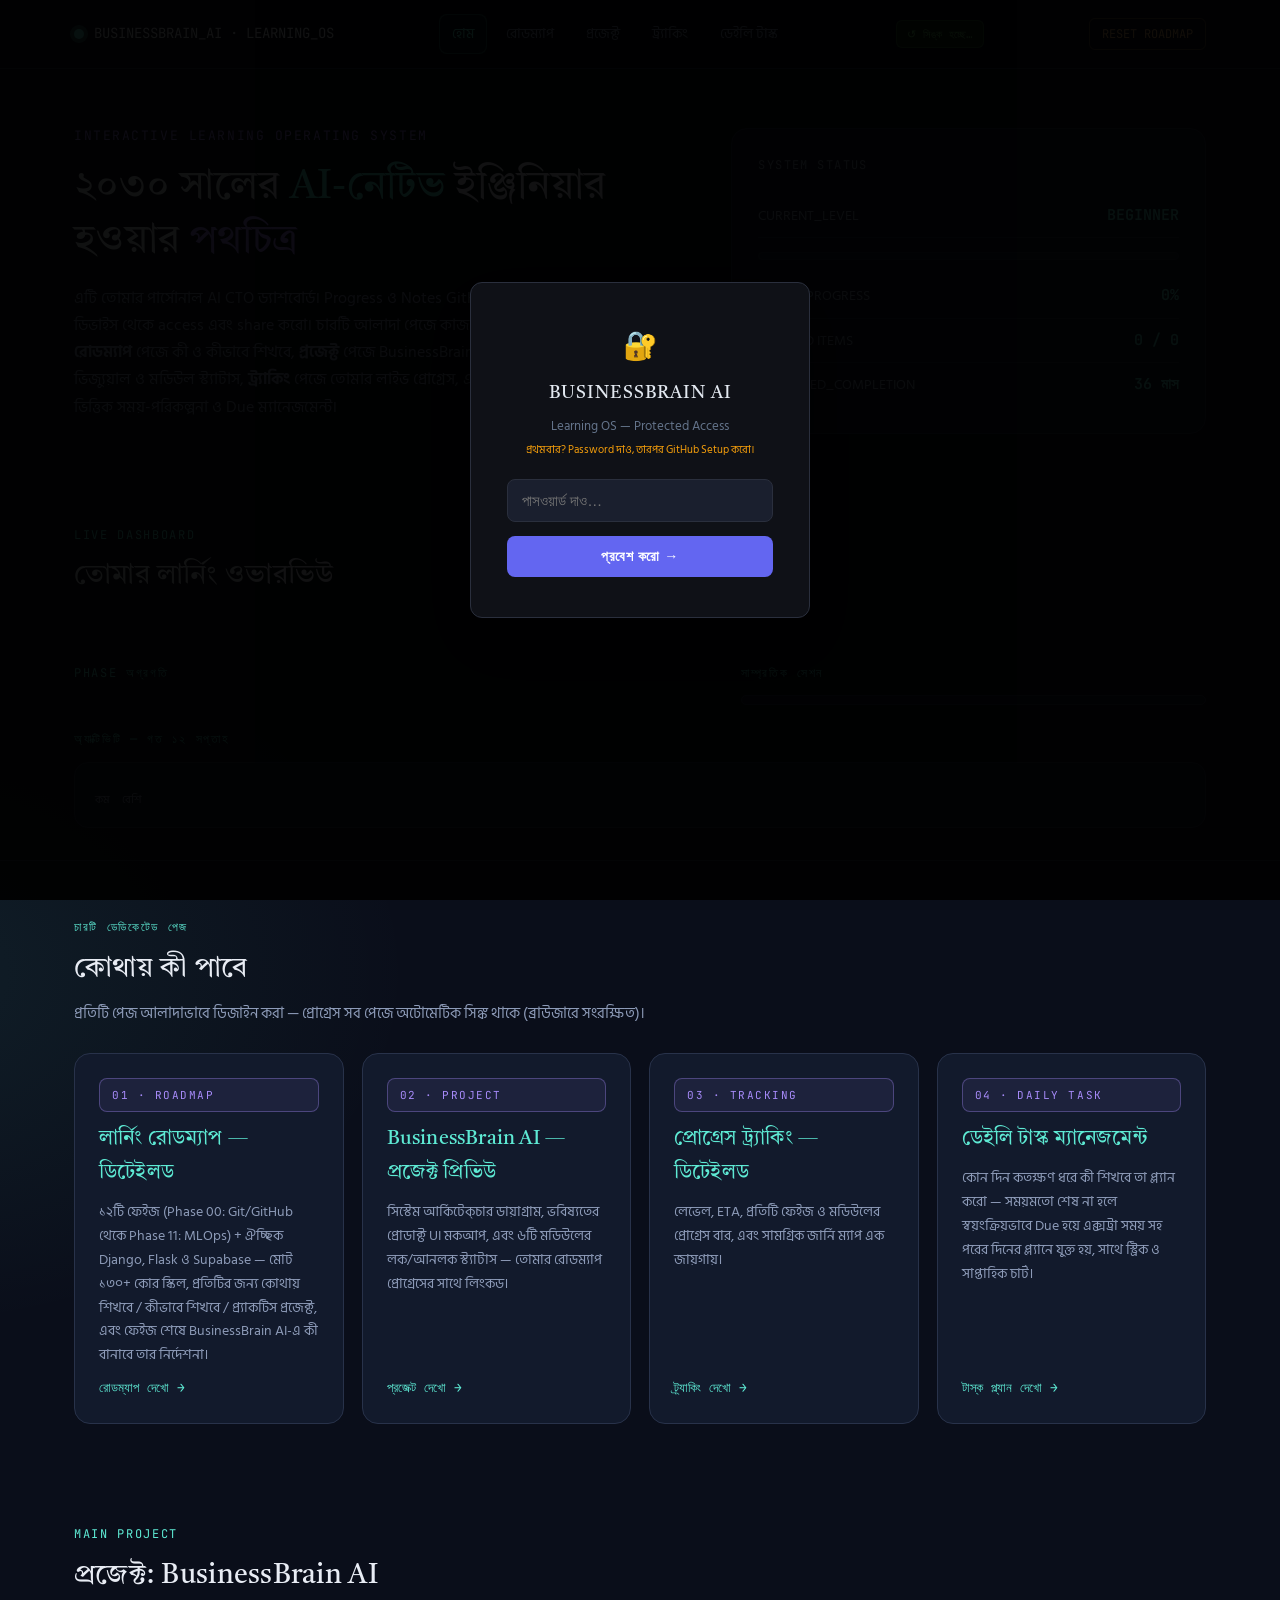
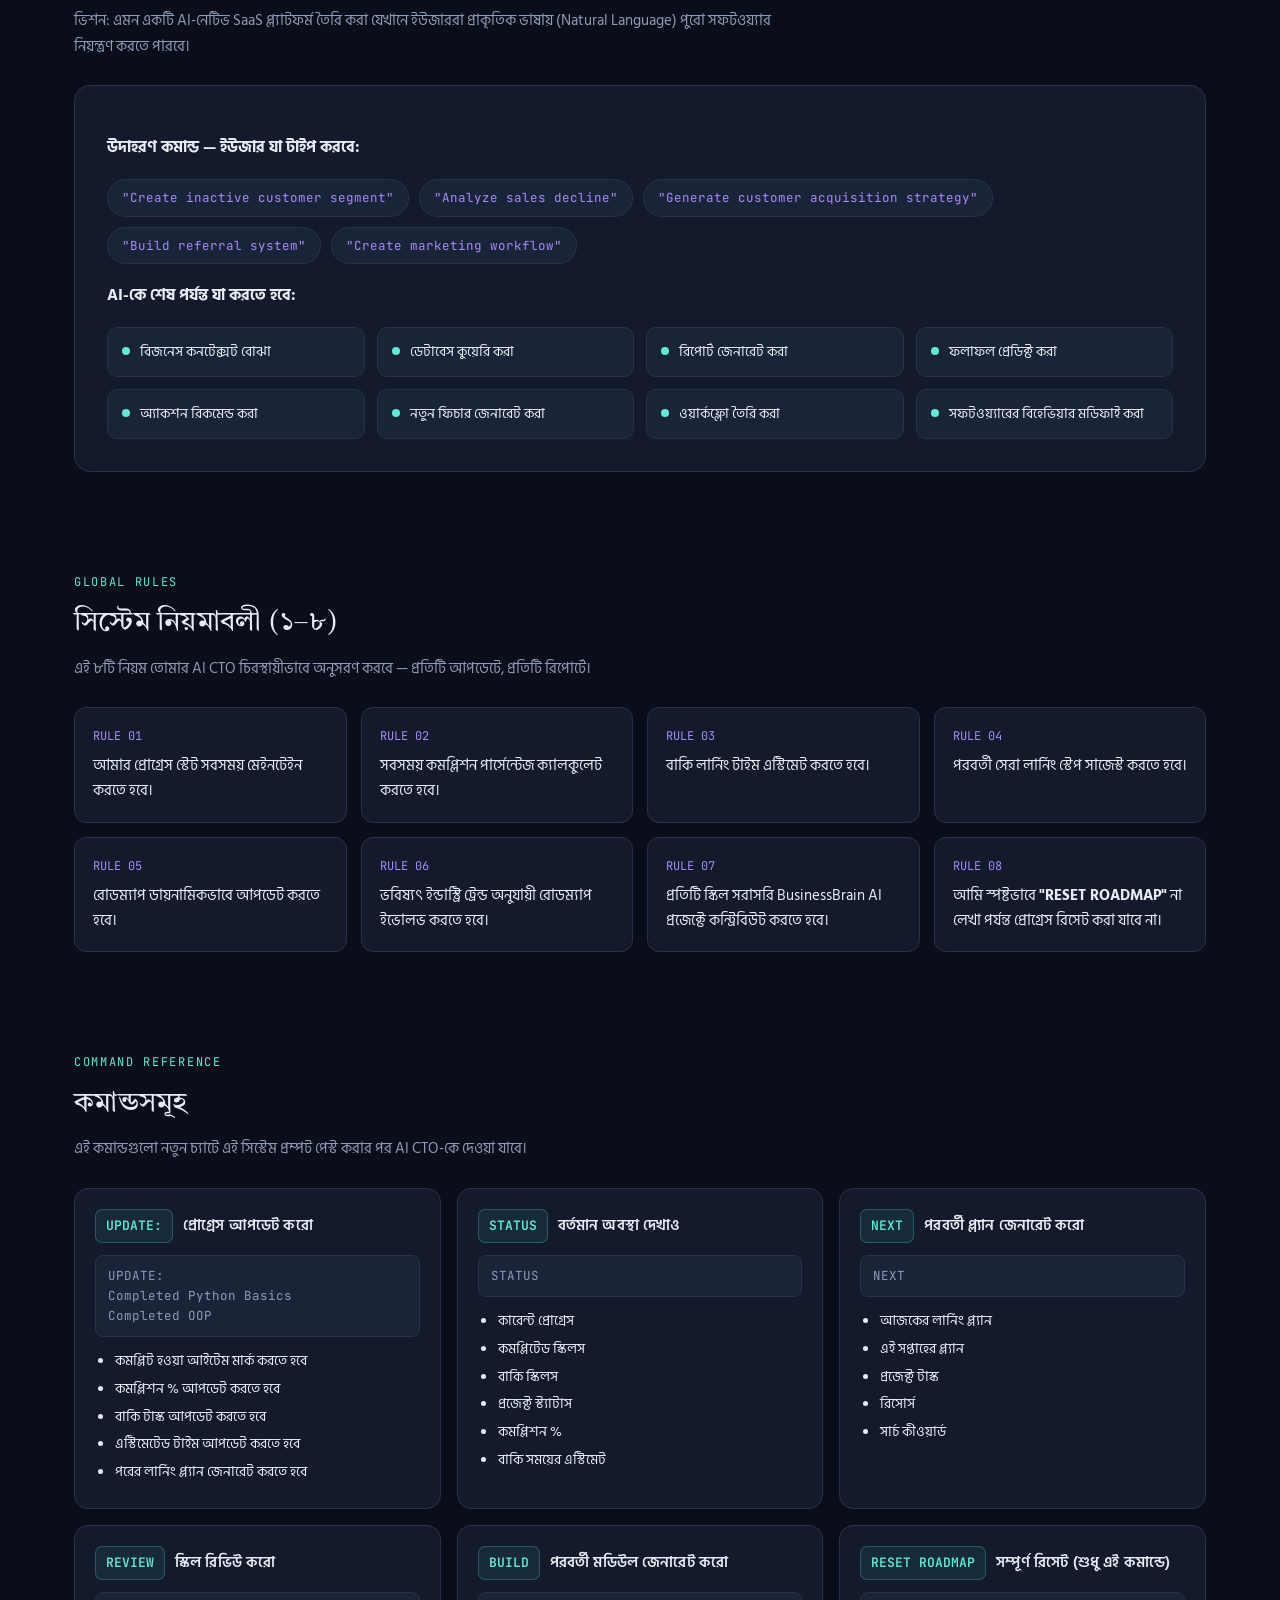
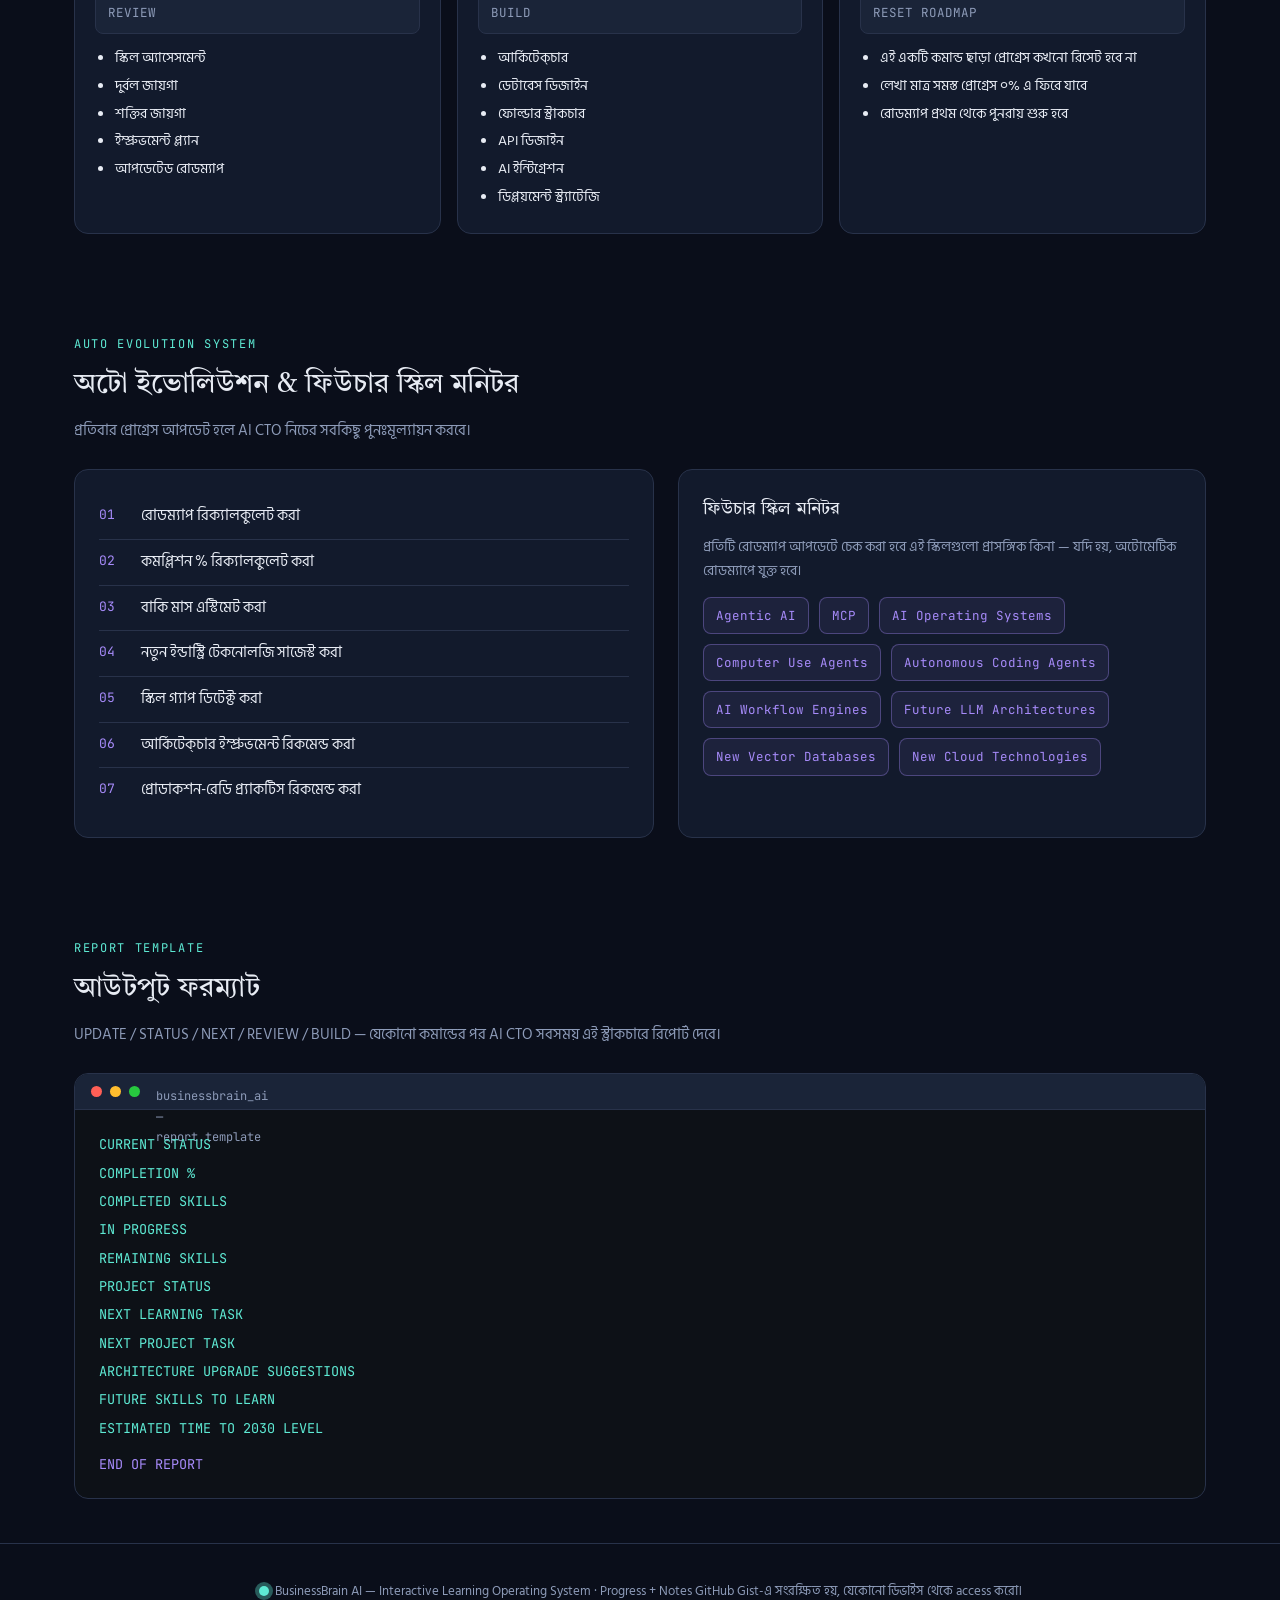
<file: index.html>
<!DOCTYPE html>
<html lang="bn">
<head>
<meta charset="UTF-8">
<meta name="viewport" content="width=device-width, initial-scale=1.0">
<title>BusinessBrain AI — Learning OS</title>
<link rel="stylesheet" href="assets/style.css">
</head>
<body>

<nav class="topnav">
  <div class="topnav-inner">
    <div class="brand"><span class="brand-dot"></span>BUSINESSBRAIN_AI · LEARNING_OS</div>
    <div class="page-links">
      <a href="index.html" class="active">হোম</a>
      <a href="roadmap.html">রোডম্যাপ</a>
      <a href="project.html">প্রজেক্ট</a>
      <a href="tracking.html">ট্র্যাকিং</a>
      <a href="tasks.html">ডেইলি টাস্ক</a>
    </div>
    <span id="bbSyncBadge" class="bb-sync-badge bb-sync-idle" style="font-size:11px;">○ GitHub</span>
    <button class="reset-btn" onclick="resetAll()">RESET ROADMAP</button>
  </div>
</nav>

<!-- ===== RESET OPTIONS MODAL ===== -->
<div id="resetModalOverlay" class="modal-overlay" style="display:none;" onclick="bbCloseResetModal()"></div>
<div id="resetModal" class="gh-modal" style="display:none;">
  <div class="gh-modal-head">
    <h3>🗑 রিসেট অপশন</h3>
    <button class="modal-close" onclick="bbCloseResetModal()">✕</button>
  </div>
  <p class="gh-modal-desc">কোন কোন ডেটা রিসেট করতে চাও বেছে নাও — সিলেক্ট করা ডেটা সব ডিভাইসে (GitHub Gist সহ) মুছে যাবে।</p>

  <div class="reset-option-list">
    <label class="reset-option">
      <input type="checkbox" class="reset-opt" id="resetOptProgress" checked>
      <span class="reset-box"></span>
      <div class="reset-option-body">
        <strong>✅ রোডম্যাপ প্রোগ্রেস</strong>
        <p>সব ফেইজের চেক করা স্কিল/টাস্ক — কমপ্লিশন %, লেভেল ও ETA ০-তে ফিরে যাবে।</p>
      </div>
    </label>
    <label class="reset-option">
      <input type="checkbox" class="reset-opt" id="resetOptNotes" checked>
      <span class="reset-box"></span>
      <div class="reset-option-body">
        <strong>📝 পার্সোনাল নোট</strong>
        <p>প্রতিটি ফেইজের জন্য লেখা নোট মুছে যাবে।</p>
      </div>
    </label>
    <label class="reset-option">
      <input type="checkbox" class="reset-opt" id="resetOptTime" checked>
      <span class="reset-box"></span>
      <div class="reset-option-body">
        <strong>⏱ সময় ট্র্যাকিং ও সেশন লগ</strong>
        <p>মোট সময়, ফেইজ-ভিত্তিক ব্রেকডাউন এবং সাম্প্রতিক সেশন history মুছে যাবে।</p>
      </div>
    </label>
    <label class="reset-option">
      <input type="checkbox" class="reset-opt" id="resetOptNotion">
      <span class="reset-box"></span>
      <div class="reset-option-body">
        <strong>🔗 Notion লিংক</strong>
        <p>প্রতিটি ফেইজের সাথে যুক্ত করা Notion পেজ লিংক মুছে যাবে।</p>
      </div>
    </label>
    <label class="reset-option">
      <input type="checkbox" class="reset-opt" id="resetOptTasks">
      <span class="reset-box"></span>
      <div class="reset-option-body">
        <strong>📅 ডেইলি টাস্ক প্ল্যান</strong>
        <p>সব শিডিউল করা টাস্ক, প্র্যাকটিস তালিকা এবং Due/Missed history মুছে যাবে।</p>
      </div>
    </label>
  </div>

  <div class="reset-modal-actions">
    <button class="reset-selectall-btn" onclick="bbToggleAllResetOptions()">সব সিলেক্ট/আনসিলেক্ট</button>
    <div class="reset-actions-right">
      <button class="modal-cancel-btn" onclick="bbCloseResetModal()">বাতিল</button>
      <button class="modal-danger-btn" onclick="bbConfirmReset()">নির্বাচিত ডেটা রিসেট করো</button>
    </div>
  </div>
</div>

<header class="hero">
  <div class="wrap hero-grid">
    <div>
      <p class="eyebrow">Interactive Learning Operating System</p>
      <h1>২০৩০ সালের <span class="hl">AI-নেটিভ</span> ইঞ্জিনিয়ার হওয়ার <span class="hl2">পথচিত্র</span></h1>
      <p class="hero-sub">এটি তোমার পার্সোনাল AI CTO ড্যাশবোর্ড। Progress ও Notes GitHub-এ সেভ হয় — যেকোনো ডিভাইস থেকে access এবং share করো। চারটি আলাদা পেজে কাজ ভাগ করা আছে — <strong>রোডম্যাপ</strong> পেজে কী ও কীভাবে শিখবে, <strong>প্রজেক্ট</strong> পেজে BusinessBrain AI কেমন হবে তার ভিজ্যুয়াল ও মডিউল স্ট্যাটাস, <strong>ট্র্যাকিং</strong> পেজে তোমার লাইভ প্রোগ্রেস, এবং <strong>ডেইলি টাস্ক</strong> পেজে দিন-ভিত্তিক সময়-পরিকল্পনা ও Due ম্যানেজমেন্ট।</p>
    </div>
    <div class="status-panel">
      <h4>System Status</h4>
      <div class="status-row"><span>CURRENT_LEVEL</span><strong id="levelOut">BEGINNER</strong></div>
      <div class="progress-track"><div class="progress-fill" id="progressFill"></div></div>
      <div class="status-row"><span>TOTAL_PROGRESS</span><strong id="progressOut">0%</strong></div>
      <div class="status-row"><span>CHECKED ITEMS</span><strong id="countOut">0 / 0</strong></div>
      <div class="status-row"><span>ESTIMATED_COMPLETION</span><strong id="etaOut">36 মাস</strong></div>
    </div>
  </div>
</header>

<!-- ===================== DASHBOARD ===================== -->
<section id="dashboard" style="padding:40px 0 32px; border-bottom:1px solid var(--border);">
  <div class="wrap">
    <div class="section-head">
      <p class="section-tag">Live Dashboard</p>
      <h2>তোমার লার্নিং ওভারভিউ</h2>
    </div>

    <!-- Metric cards -->
    <div id="dbMetrics" style="display:grid;grid-template-columns:repeat(4,1fr);gap:12px;margin-bottom:24px;"></div>

    <!-- Phase progress + Recent sessions (two columns) -->
    <div style="display:grid;grid-template-columns:1.4fr 1fr;gap:16px;margin-bottom:24px;">

      <!-- Phase grid -->
      <div>
        <p class="section-tag" style="margin-bottom:12px;">Phase অগ্রগতি</p>
        <div id="dbPhases" style="display:grid;grid-template-columns:1fr 1fr;gap:10px;"></div>
      </div>

      <!-- Recent sessions -->
      <div>
        <p class="section-tag" style="margin-bottom:12px;">সাম্প্রতিক সেশন</p>
        <div id="dbSessions" style="background:var(--surface);border:1px solid var(--border);border-radius:14px;padding:4px 16px;"></div>
      </div>
    </div>

    <!-- Activity heatmap -->
    <div>
      <p class="section-tag" style="margin-bottom:12px;">অ্যাক্টিভিটি — গত ১২ সপ্তাহ</p>
      <div style="background:var(--surface);border:1px solid var(--border);border-radius:14px;padding:18px 20px;">
        <div id="dbHeatmap" style="display:flex;gap:4px;flex-wrap:wrap;"></div>
        <div style="display:flex;align-items:center;gap:6px;margin-top:10px;font-size:11px;color:var(--muted);">
          কম
          <span id="dbHeatLegend" style="display:flex;gap:3px;"></span>
          বেশি
        </div>
      </div>
    </div>
  </div>
</section>

<section id="pages">
  <div class="wrap">
    <div class="section-head">
      <p class="section-tag">চারটি ডেডিকেটেড পেজ</p>
      <h2>কোথায় কী পাবে</h2>
      <p class="section-desc">প্রতিটি পেজ আলাদাভাবে ডিজাইন করা — প্রোগ্রেস সব পেজে অটোমেটিক সিঙ্ক থাকে (ব্রাউজারে সংরক্ষিত)।</p>
    </div>
    <div class="nav-card-grid">
      <a class="nav-card" href="roadmap.html">
        <span class="tag">01 · Roadmap</span>
        <h3>লার্নিং রোডম্যাপ — ডিটেইলড</h3>
        <p>১২টি ফেইজ (Phase 00: Git/GitHub থেকে Phase 11: MLOps) + ঐচ্ছিক Django, Flask ও Supabase — মোট ১৩০+ কোর স্কিল, প্রতিটির জন্য কোথায় শিখবে / কীভাবে শিখবে / প্র্যাকটিস প্রজেক্ট, এবং ফেইজ শেষে BusinessBrain AI-এ কী বানাবে তার নির্দেশনা।</p>
        <span class="go">রোডম্যাপ দেখো →</span>
      </a>
      <a class="nav-card" href="project.html">
        <span class="tag">02 · Project</span>
        <h3>BusinessBrain AI — প্রজেক্ট প্রিভিউ</h3>
        <p>সিস্টেম আর্কিটেক্চার ডায়াগ্রাম, ভবিষ্যতের প্রোডাক্ট UI মকআপ, এবং ৬টি মডিউলের লক/আনলক স্ট্যাটাস — তোমার রোডম্যাপ প্রোগ্রেসের সাথে লিংকড।</p>
        <span class="go">প্রজেক্ট দেখো →</span>
      </a>
      <a class="nav-card" href="tracking.html">
        <span class="tag">03 · Tracking</span>
        <h3>প্রোগ্রেস ট্র্যাকিং — ডিটেইলড</h3>
        <p>লেভেল, ETA, প্রতিটি ফেইজ ও মডিউলের প্রোগ্রেস বার, এবং সামগ্রিক জার্নি ম্যাপ এক জায়গায়।</p>
        <span class="go">ট্র্যাকিং দেখো →</span>
      </a>
      <a class="nav-card" href="tasks.html">
        <span class="tag">04 · Daily Task</span>
        <h3>ডেইলি টাস্ক ম্যানেজমেন্ট</h3>
        <p>কোন দিন কতক্ষণ ধরে কী শিখবে তা প্ল্যান করো — সময়মতো শেষ না হলে স্বয়ংক্রিয়ভাবে Due হয়ে এক্সট্রা সময় সহ পরের দিনের প্ল্যানে যুক্ত হয়, সাথে স্ট্রিক ও সাপ্তাহিক চার্ট।</p>
        <span class="go">টাস্ক প্ল্যান দেখো →</span>
      </a>
    </div>
  </div>
</section>

<!-- ===================== VISION ===================== -->
<section id="vision">
  <div class="wrap">
    <div class="section-head">
      <p class="section-tag">Main Project</p>
      <h2>প্রজেক্ট: BusinessBrain AI</h2>
      <p class="section-desc">ভিশন: এমন একটি AI-নেটিভ SaaS প্ল্যাটফর্ম তৈরি করা যেখানে ইউজাররা প্রাকৃতিক ভাষায় (Natural Language) পুরো সফটওয়্যার নিয়ন্ত্রণ করতে পারবে।</p>
    </div>
    <div class="vision-card">
      <p><strong>উদাহরণ কমান্ড — ইউজার যা টাইপ করবে:</strong></p>
      <div class="chip-row">
        <span class="chip">"Create inactive customer segment"</span>
        <span class="chip">"Analyze sales decline"</span>
        <span class="chip">"Generate customer acquisition strategy"</span>
        <span class="chip">"Build referral system"</span>
        <span class="chip">"Create marketing workflow"</span>
      </div>
      <p><strong>AI-কে শেষ পর্যন্ত যা করতে হবে:</strong></p>
      <div class="cap-grid">
        <div class="cap-item"><span class="dot"></span>বিজনেস কনটেক্সট বোঝা</div>
        <div class="cap-item"><span class="dot"></span>ডেটাবেস কুয়েরি করা</div>
        <div class="cap-item"><span class="dot"></span>রিপোর্ট জেনারেট করা</div>
        <div class="cap-item"><span class="dot"></span>ফলাফল প্রেডিক্ট করা</div>
        <div class="cap-item"><span class="dot"></span>অ্যাকশন রিকমেন্ড করা</div>
        <div class="cap-item"><span class="dot"></span>নতুন ফিচার জেনারেট করা</div>
        <div class="cap-item"><span class="dot"></span>ওয়ার্কফ্লো তৈরি করা</div>
        <div class="cap-item"><span class="dot"></span>সফটওয়্যারের বিহেভিয়ার মডিফাই করা</div>
      </div>
    </div>
  </div>
</section>

<!-- ===================== GLOBAL RULES ===================== -->
<section id="rules">
  <div class="wrap">
    <div class="section-head">
      <p class="section-tag">Global Rules</p>
      <h2>সিস্টেম নিয়মাবলী (১–৮)</h2>
      <p class="section-desc">এই ৮টি নিয়ম তোমার AI CTO চিরস্থায়ীভাবে অনুসরণ করবে — প্রতিটি আপডেটে, প্রতিটি রিপোর্টে।</p>
    </div>
    <div class="rules-grid">
      <div class="rule-card"><span class="rule-num">RULE 01</span><p>আমার প্রোগ্রেস স্টেট সবসময় মেইনটেইন করতে হবে।</p></div>
      <div class="rule-card"><span class="rule-num">RULE 02</span><p>সবসময় কমপ্লিশন পার্সেন্টেজ ক্যালকুলেট করতে হবে।</p></div>
      <div class="rule-card"><span class="rule-num">RULE 03</span><p>বাকি লার্নিং টাইম এস্টিমেট করতে হবে।</p></div>
      <div class="rule-card"><span class="rule-num">RULE 04</span><p>পরবর্তী সেরা লার্নিং স্টেপ সাজেস্ট করতে হবে।</p></div>
      <div class="rule-card"><span class="rule-num">RULE 05</span><p>রোডম্যাপ ডায়নামিকভাবে আপডেট করতে হবে।</p></div>
      <div class="rule-card"><span class="rule-num">RULE 06</span><p>ভবিষ্যৎ ইন্ডাস্ট্রি ট্রেন্ড অনুযায়ী রোডম্যাপ ইভোলভ করতে হবে।</p></div>
      <div class="rule-card"><span class="rule-num">RULE 07</span><p>প্রতিটি স্কিল সরাসরি BusinessBrain AI প্রজেক্টে কন্ট্রিবিউট করতে হবে।</p></div>
      <div class="rule-card"><span class="rule-num">RULE 08</span><p>আমি স্পষ্টভাবে <strong>"RESET ROADMAP"</strong> না লেখা পর্যন্ত প্রোগ্রেস রিসেট করা যাবে না।</p></div>
    </div>
  </div>
</section>

<!-- ===================== COMMANDS ===================== -->
<section id="commands">
  <div class="wrap">
    <div class="section-head">
      <p class="section-tag">Command Reference</p>
      <h2>কমান্ডসমূহ</h2>
      <p class="section-desc">এই কমান্ডগুলো নতুন চ্যাটে এই সিস্টেম প্রম্পট পেস্ট করার পর AI CTO-কে দেওয়া যাবে।</p>
    </div>
    <div class="cmd-grid">
      <div class="cmd-card">
        <div class="cmd-head"><span class="cmd-tag">UPDATE:</span><h4>প্রোগ্রেস আপডেট করো</h4></div>
        <div class="cmd-example">UPDATE:
Completed Python Basics
Completed OOP</div>
        <ul>
          <li>কমপ্লিট হওয়া আইটেম মার্ক করতে হবে</li>
          <li>কমপ্লিশন % আপডেট করতে হবে</li>
          <li>বাকি টাস্ক আপডেট করতে হবে</li>
          <li>এস্টিমেটেড টাইম আপডেট করতে হবে</li>
          <li>পরের লার্নিং প্ল্যান জেনারেট করতে হবে</li>
        </ul>
      </div>
      <div class="cmd-card">
        <div class="cmd-head"><span class="cmd-tag">STATUS</span><h4>বর্তমান অবস্থা দেখাও</h4></div>
        <div class="cmd-example">STATUS</div>
        <ul>
          <li>কারেন্ট প্রোগ্রেস</li>
          <li>কমপ্লিটেড স্কিলস</li>
          <li>বাকি স্কিলস</li>
          <li>প্রজেক্ট স্ট্যাটাস</li>
          <li>কমপ্লিশন %</li>
          <li>বাকি সময়ের এস্টিমেট</li>
        </ul>
      </div>
      <div class="cmd-card">
        <div class="cmd-head"><span class="cmd-tag">NEXT</span><h4>পরবর্তী প্ল্যান জেনারেট করো</h4></div>
        <div class="cmd-example">NEXT</div>
        <ul>
          <li>আজকের লার্নিং প্ল্যান</li>
          <li>এই সপ্তাহের প্ল্যান</li>
          <li>প্রজেক্ট টাস্ক</li>
          <li>রিসোর্স</li>
          <li>সার্চ কীওয়ার্ড</li>
        </ul>
      </div>
      <div class="cmd-card">
        <div class="cmd-head"><span class="cmd-tag">REVIEW</span><h4>স্কিল রিভিউ করো</h4></div>
        <div class="cmd-example">REVIEW</div>
        <ul>
          <li>স্কিল অ্যাসেসমেন্ট</li>
          <li>দুর্বল জায়গা</li>
          <li>শক্তির জায়গা</li>
          <li>ইম্প্রুভমেন্ট প্ল্যান</li>
          <li>আপডেটেড রোডম্যাপ</li>
        </ul>
      </div>
      <div class="cmd-card">
        <div class="cmd-head"><span class="cmd-tag">BUILD</span><h4>পরবর্তী মডিউল জেনারেট করো</h4></div>
        <div class="cmd-example">BUILD</div>
        <ul>
          <li>আর্কিটেক্চার</li>
          <li>ডেটাবেস ডিজাইন</li>
          <li>ফোল্ডার স্ট্রাকচার</li>
          <li>API ডিজাইন</li>
          <li>AI ইন্টিগ্রেশন</li>
          <li>ডিপ্লয়মেন্ট স্ট্র্যাটেজি</li>
        </ul>
      </div>
      <div class="cmd-card">
        <div class="cmd-head"><span class="cmd-tag">RESET ROADMAP</span><h4>সম্পূর্ণ রিসেট (শুধু এই কমান্ডে)</h4></div>
        <div class="cmd-example">RESET ROADMAP</div>
        <ul>
          <li>এই একটি কমান্ড ছাড়া প্রোগ্রেস কখনো রিসেট হবে না</li>
          <li>লেখা মাত্র সমস্ত প্রোগ্রেস ০% এ ফিরে যাবে</li>
          <li>রোডম্যাপ প্রথম থেকে পুনরায় শুরু হবে</li>
        </ul>
      </div>
    </div>
  </div>
</section>

<!-- ===================== AUTO EVOLUTION + FUTURE SKILLS ===================== -->
<section id="evolution">
  <div class="wrap">
    <div class="section-head">
      <p class="section-tag">Auto Evolution System</p>
      <h2>অটো ইভোলিউশন &amp; ফিউচার স্কিল মনিটর</h2>
      <p class="section-desc">প্রতিবার প্রোগ্রেস আপডেট হলে AI CTO নিচের সবকিছু পুনঃমূল্যায়ন করবে।</p>
    </div>
    <div class="evo-grid">
      <ol class="evo-list">
        <li>রোডম্যাপ রিক্যালকুলেট করা</li>
        <li>কমপ্লিশন % রিক্যালকুলেট করা</li>
        <li>বাকি মাস এস্টিমেট করা</li>
        <li>নতুন ইন্ডাস্ট্রি টেকনোলজি সাজেস্ট করা</li>
        <li>স্কিল গ্যাপ ডিটেক্ট করা</li>
        <li>আর্কিটেক্চার ইম্প্রুভমেন্ট রিকমেন্ড করা</li>
        <li>প্রোডাকশন-রেডি প্র্যাকটিস রিকমেন্ড করা</li>
      </ol>
      <div class="future-card">
        <h3 style="font-size:18px; margin-bottom:10px;">ফিউচার স্কিল মনিটর</h3>
        <p>প্রতিটি রোডম্যাপ আপডেটে চেক করা হবে এই স্কিলগুলো প্রাসঙ্গিক কিনা — যদি হয়, অটোমেটিক রোডম্যাপে যুক্ত হবে।</p>
        <div class="tag-grid">
          <span class="tag">Agentic AI</span>
          <span class="tag">MCP</span>
          <span class="tag">AI Operating Systems</span>
          <span class="tag">Computer Use Agents</span>
          <span class="tag">Autonomous Coding Agents</span>
          <span class="tag">AI Workflow Engines</span>
          <span class="tag">Future LLM Architectures</span>
          <span class="tag">New Vector Databases</span>
          <span class="tag">New Cloud Technologies</span>
        </div>
      </div>
    </div>
  </div>
</section>

<!-- ===================== OUTPUT FORMAT ===================== -->
<section id="output">
  <div class="wrap">
    <div class="section-head">
      <p class="section-tag">Report Template</p>
      <h2>আউটপুট ফরম্যাট</h2>
      <p class="section-desc">UPDATE / STATUS / NEXT / REVIEW / BUILD — যেকোনো কমান্ডের পর AI CTO সবসময় এই স্ট্রাকচারে রিপোর্ট দেবে।</p>
    </div>
    <div class="terminal">
      <div class="terminal-bar">
        <span class="r"></span><span class="y"></span><span class="g"></span>
        <span class="title">businessbrain_ai — report.template</span>
      </div>
      <div class="terminal-body">
        <span>CURRENT STATUS</span><br>
        <span>COMPLETION %</span><br>
        <span>COMPLETED SKILLS</span><br>
        <span>IN PROGRESS</span><br>
        <span>REMAINING SKILLS</span><br>
        <span>PROJECT STATUS</span><br>
        <span>NEXT LEARNING TASK</span><br>
        <span>NEXT PROJECT TASK</span><br>
        <span>ARCHITECTURE UPGRADE SUGGESTIONS</span><br>
        <span>FUTURE SKILLS TO LEARN</span><br>
        <span>ESTIMATED TIME TO 2030 LEVEL</span><br>
        <span class="end">END OF REPORT</span>
      </div>
    </div>
  </div>
</section>

<footer>
  <span class="brand-dot"></span>BusinessBrain AI — Interactive Learning Operating System · Progress + Notes GitHub Gist-এ সংরক্ষিত হয়, যেকোনো ডিভাইস থেকে access করো।
</footer>

<script src="assets/data.js"></script>
<script>
function render(){
  const s = bbComputeStats();
  document.getElementById('progressFill').style.width = s.overallPct + '%';
  document.getElementById('progressOut').textContent = s.overallPct + '%';
  document.getElementById('countOut').textContent = s.totalChecked + ' / ' + s.totalAll;
  document.getElementById('levelOut').textContent = s.level;
  document.getElementById('etaOut').textContent = s.etaMonths + ' মাস';
  renderDashboard(s);
}

function renderDashboard(s) {
  /* ── Metric cards ── */
  const sessions = bbGetSessions(200);
  /* মোট সময় — synced timelog (bb_timelog_v3) থেকে নেওয়া হয়, যাতে GitHub Gist
     সিঙ্কের মাধ্যমে অন্য ডিভাইস/ব্রাউজারেও সঠিক মোট সময় দেখা যায়
     (sessions লোকাল-ওনলি, তাই শুধু সেশন থেকে হিসাব করলে live ড্যাশবোর্ডে 0h দেখায়) */
  const timeStats = bbGetTimeStats();
  const totalMins = timeStats.totalMins;
  const totalHrs = Math.round(totalMins / 60 * 10) / 10;
  const todayStr = new Date().toISOString().slice(0,10);
  const weekAgo = new Date(Date.now() - 7*24*60*60*1000).toISOString().slice(0,10);
  const weekMins = sessions.filter(function(s){ return s.ts && s.ts.slice(0,10) >= weekAgo; })
                            .reduce(function(a,b){ return a + (b.mins||0); }, 0);
  const weekHrs = Math.round(weekMins / 60 * 10) / 10;
  const etaLabel = s.etaMonths >= 12
    ? Math.floor(s.etaMonths/12) + ' বছর ' + (s.etaMonths%12 ? s.etaMonths%12+' মাস' : '')
    : s.etaMonths + ' মাস';

  document.getElementById('dbMetrics').innerHTML =
    dbMetric('মোট সময়', totalHrs > 0 ? totalHrs+'h' : '0h', 'লার্নিং সেশন থেকে') +
    dbMetric('সেশন', sessions.length, 'মোট লগ করা সেশন') +
    dbMetric('অগ্রগতি', s.overallPct+'%', s.totalChecked+' / '+s.totalAll+' টাস্ক') +
    dbMetric('সমাপ্তি ETA', etaLabel, 'আনুমানিক সময় বাকি');

  /* ── Phase grid ── */
  const phaseOrder = ['p0','p1','p11','p2','p3','p4','p5','p6','p7','p8','p9','p10'];
  const phaseNums  = {'p0':'00','p1':'01','p11':'02','p2':'03','p3':'04','p4':'05','p5':'06','p6':'07','p7':'08','p8':'09','p9':'10','p10':'11'};
  const phaseTitles = {
    'p0':'Git & ওয়ার্কফ্লো','p1':'প্রোগ্রামিং ফাউন্ডেশন','p11':'সিস্টেম ডিজাইন',
    'p2':'ব্যাকএন্ড','p3':'ডেটাবেস','p4':'ফ্রন্টএন্ড','p5':'ক্লাউড',
    'p6':'AI ইঞ্জিনিয়ারিং','p7':'আর্কিটেক্চার','p8':'বিজনেস AI','p9':'সিকিউরিটি','p10':'MLOps'
  };
  let firstActive = true;
  let phasesHtml = '';
  phaseOrder.forEach(function(pid) {
    const ph = s.perPhase[pid] || { pct:0, checked:0, total:0 };
    const pct = ph.pct;
    const isDone = pct >= 100;
    const isActive = !isDone && pct > 0 && firstActive;
    if (isActive) firstActive = false;
    const accentCol = isDone ? 'var(--accent)' : isActive ? 'var(--warn)' : 'var(--border)';
    const borderLeft = isDone ? '2px solid var(--accent)' : isActive ? '2px solid var(--warn)' : '1px solid var(--border)';
    const badge = isDone
      ? '<span style="font-size:10px;padding:2px 8px;border-radius:99px;background:rgba(94,234,212,0.12);color:var(--accent);font-family:\'JetBrains Mono\',monospace;">✓ সম্পন্ন</span>'
      : isActive
        ? '<span style="font-size:10px;padding:2px 8px;border-radius:99px;background:rgba(251,191,119,0.12);color:var(--warn);font-family:\'JetBrains Mono\',monospace;">▶ চলছে</span>'
        : '<span style="font-size:10px;padding:2px 8px;border-radius:99px;background:var(--surface-2);color:var(--muted);font-family:\'JetBrains Mono\',monospace;">○ বাকি</span>';
    phasesHtml +=
      '<div style="background:var(--surface);border-left:'+borderLeft+';border-top:1px solid var(--border);border-right:1px solid var(--border);border-bottom:1px solid var(--border);border-radius:12px;padding:13px 14px;">' +
        '<div style="display:flex;align-items:center;justify-content:space-between;margin-bottom:8px;">' +
          '<span style="font-family:\'JetBrains Mono\',monospace;font-size:10px;color:var(--muted);letter-spacing:.08em;">PHASE '+phaseNums[pid]+'</span>' +
          badge +
        '</div>' +
        '<div style="font-size:13px;font-weight:500;color:var(--text);margin-bottom:8px;line-height:1.4;">'+phaseTitles[pid]+'</div>' +
        '<div style="background:var(--surface-2);height:4px;border-radius:99px;overflow:hidden;border:1px solid var(--border);margin-bottom:7px;">' +
          '<div style="height:100%;width:'+pct+'%;background:'+accentCol+';border-radius:99px;transition:width .4s;"></div>' +
        '</div>' +
        '<div style="font-size:11px;color:var(--muted);">'+ph.checked+' / '+ph.total+' টাস্ক · '+pct+'%</div>' +
      '</div>';
  });
  document.getElementById('dbPhases').innerHTML = phasesHtml;

  /* ── Recent sessions ── */
  const recent = sessions.slice(-5).reverse();
  const phaseNameMap = {};
  phaseOrder.forEach(function(pid){ phaseNameMap[pid] = 'Phase '+phaseNums[pid]+' — '+phaseTitles[pid]; });
  let sessHtml = '';
  if (!recent.length) {
    sessHtml = '<p style="color:var(--muted);font-size:13px;padding:16px 0;text-align:center;">এখনও কোনো সেশন নেই।<br><a href="roadmap.html" style="color:var(--accent);">রোডম্যাপে যাও →</a></p>';
  } else {
    recent.forEach(function(sess) {
      const mins = sess.mins || 0;
      const hrs = mins >= 60 ? Math.floor(mins/60)+'ঘ '+(mins%60)+'মি' : mins+'মি';
      const pname = phaseNameMap[sess.phaseId] || sess.phaseId;
      const dateStr = sess.ts ? sess.ts.slice(0,10) : '';
      const note = sess.note ? sess.note : '';
      sessHtml +=
        '<div style="padding:12px 0;border-bottom:1px solid var(--border);display:flex;align-items:flex-start;justify-content:space-between;gap:8px;">' +
          '<div style="min-width:0;">' +
            '<div style="font-size:11px;color:var(--muted);font-family:\'JetBrains Mono\',monospace;margin-bottom:3px;overflow:hidden;text-overflow:ellipsis;white-space:nowrap;">'+pname+'</div>' +
            '<div style="font-size:13px;color:var(--text);line-height:1.4;">'+(note || '<span style="color:var(--muted);">নোট ছাড়া</span>')+'</div>' +
          '</div>' +
          '<div style="text-align:right;flex-shrink:0;">' +
            '<div style="font-size:13px;font-weight:600;color:var(--accent);font-family:\'JetBrains Mono\',monospace;">'+hrs+'</div>' +
            '<div style="font-size:10px;color:var(--muted);margin-top:2px;">'+dateStr+'</div>' +
          '</div>' +
        '</div>';
    });
  }
  document.getElementById('dbSessions').innerHTML = sessHtml + '<div style="padding:10px 0;"><a href="tracking.html" style="font-size:12px;font-family:\'JetBrains Mono\',monospace;color:var(--accent);">সব সেশন দেখো →</a></div>';

  /* ── Activity heatmap (12 weeks = 84 days) ── */
  const dayMap = {};
  sessions.forEach(function(sess) {
    if (!sess.ts) return;
    const d = sess.ts.slice(0,10);
    dayMap[d] = (dayMap[d] || 0) + (sess.mins || 0);
  });
  const heatStops = ['rgba(94,234,212,0.12)','rgba(94,234,212,0.3)','rgba(94,234,212,0.6)','rgba(94,234,212,0.85)','var(--accent)'];
  let heatHtml = '';
  for (let i = 83; i >= 0; i--) {
    const d = new Date(Date.now() - i*24*60*60*1000);
    const key = d.toISOString().slice(0,10);
    const m = dayMap[key] || 0;
    const lvl = m === 0 ? 0 : m < 20 ? 1 : m < 45 ? 2 : m < 90 ? 3 : m < 150 ? 4 : 5;
    const bg = lvl === 0 ? 'var(--surface-2)' : heatStops[Math.min(lvl-1,4)];
    heatHtml += '<div title="'+key+' — '+m+' মিনিট" style="width:14px;height:14px;border-radius:3px;background:'+bg+';border:1px solid var(--border);flex-shrink:0;"></div>';
  }
  document.getElementById('dbHeatmap').innerHTML = heatHtml;
  let legHtml = '';
  ['var(--surface-2)'].concat(heatStops).forEach(function(c){
    legHtml += '<span style="display:inline-block;width:12px;height:12px;border-radius:2px;background:'+c+';border:1px solid var(--border);"></span>';
  });
  document.getElementById('dbHeatLegend').innerHTML = legHtml;
}

function dbMetric(label, val, sub) {
  return '<div style="background:var(--surface);border:1px solid var(--border);border-radius:12px;padding:16px 18px;">' +
    '<div style="font-family:\'JetBrains Mono\',monospace;font-size:11px;color:var(--muted);letter-spacing:.08em;margin-bottom:8px;">'+label+'</div>' +
    '<div style="font-size:24px;font-weight:600;color:var(--accent);font-family:\'JetBrains Mono\',monospace;line-height:1;margin-bottom:5px;">'+val+'</div>' +
    '<div style="font-size:12px;color:var(--muted);">'+sub+'</div>' +
  '</div>';
}
function resetAll(){
  bbOpenResetModal();
}
async function init() {
  const result = await bbInitPage();
  // share mode: looks normal, no saving
  render();
  /* Real-time cross-device sync */
  if (!result.shareMode) {
    bbStartPolling(15000);
    window.addEventListener('bb:remoteUpdate', () => render());
  }
  window.addEventListener('bb:dataReset', () => render());
}
init();
</script>
</body>
</html>
</file>
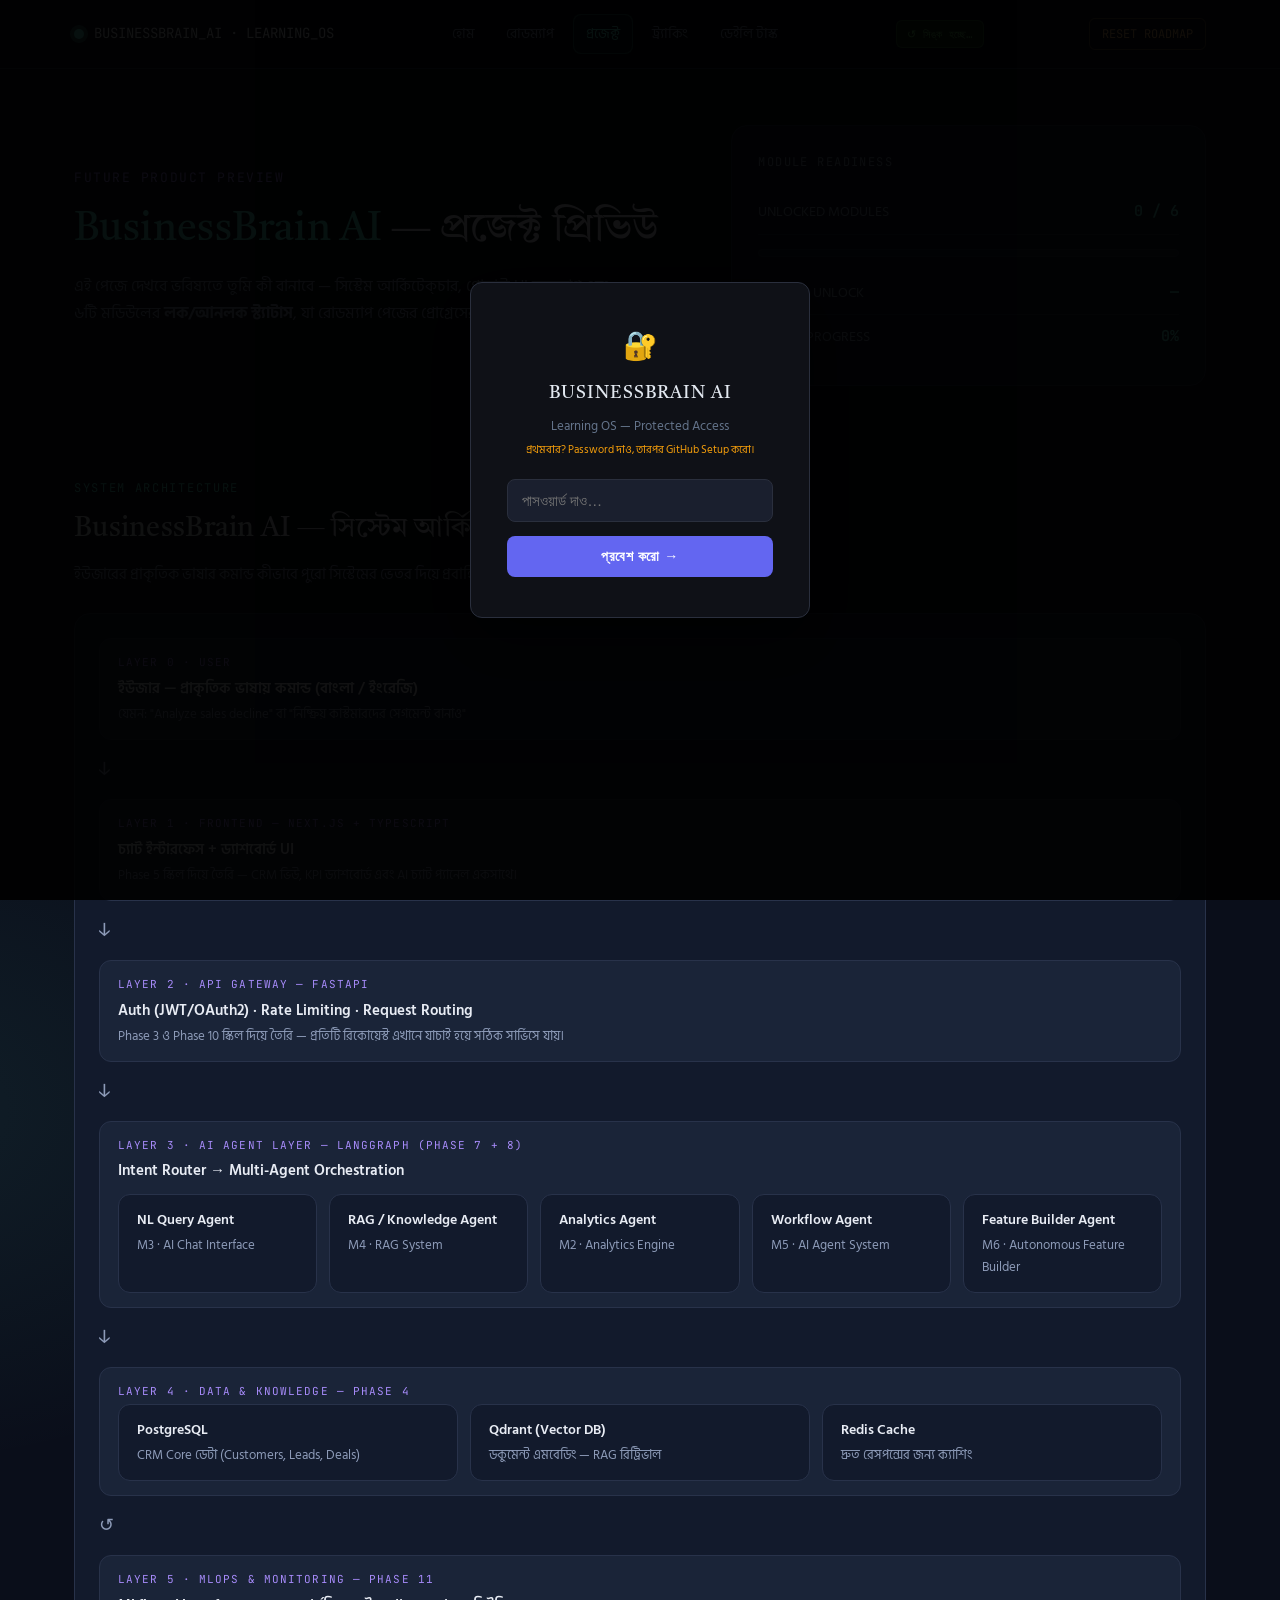
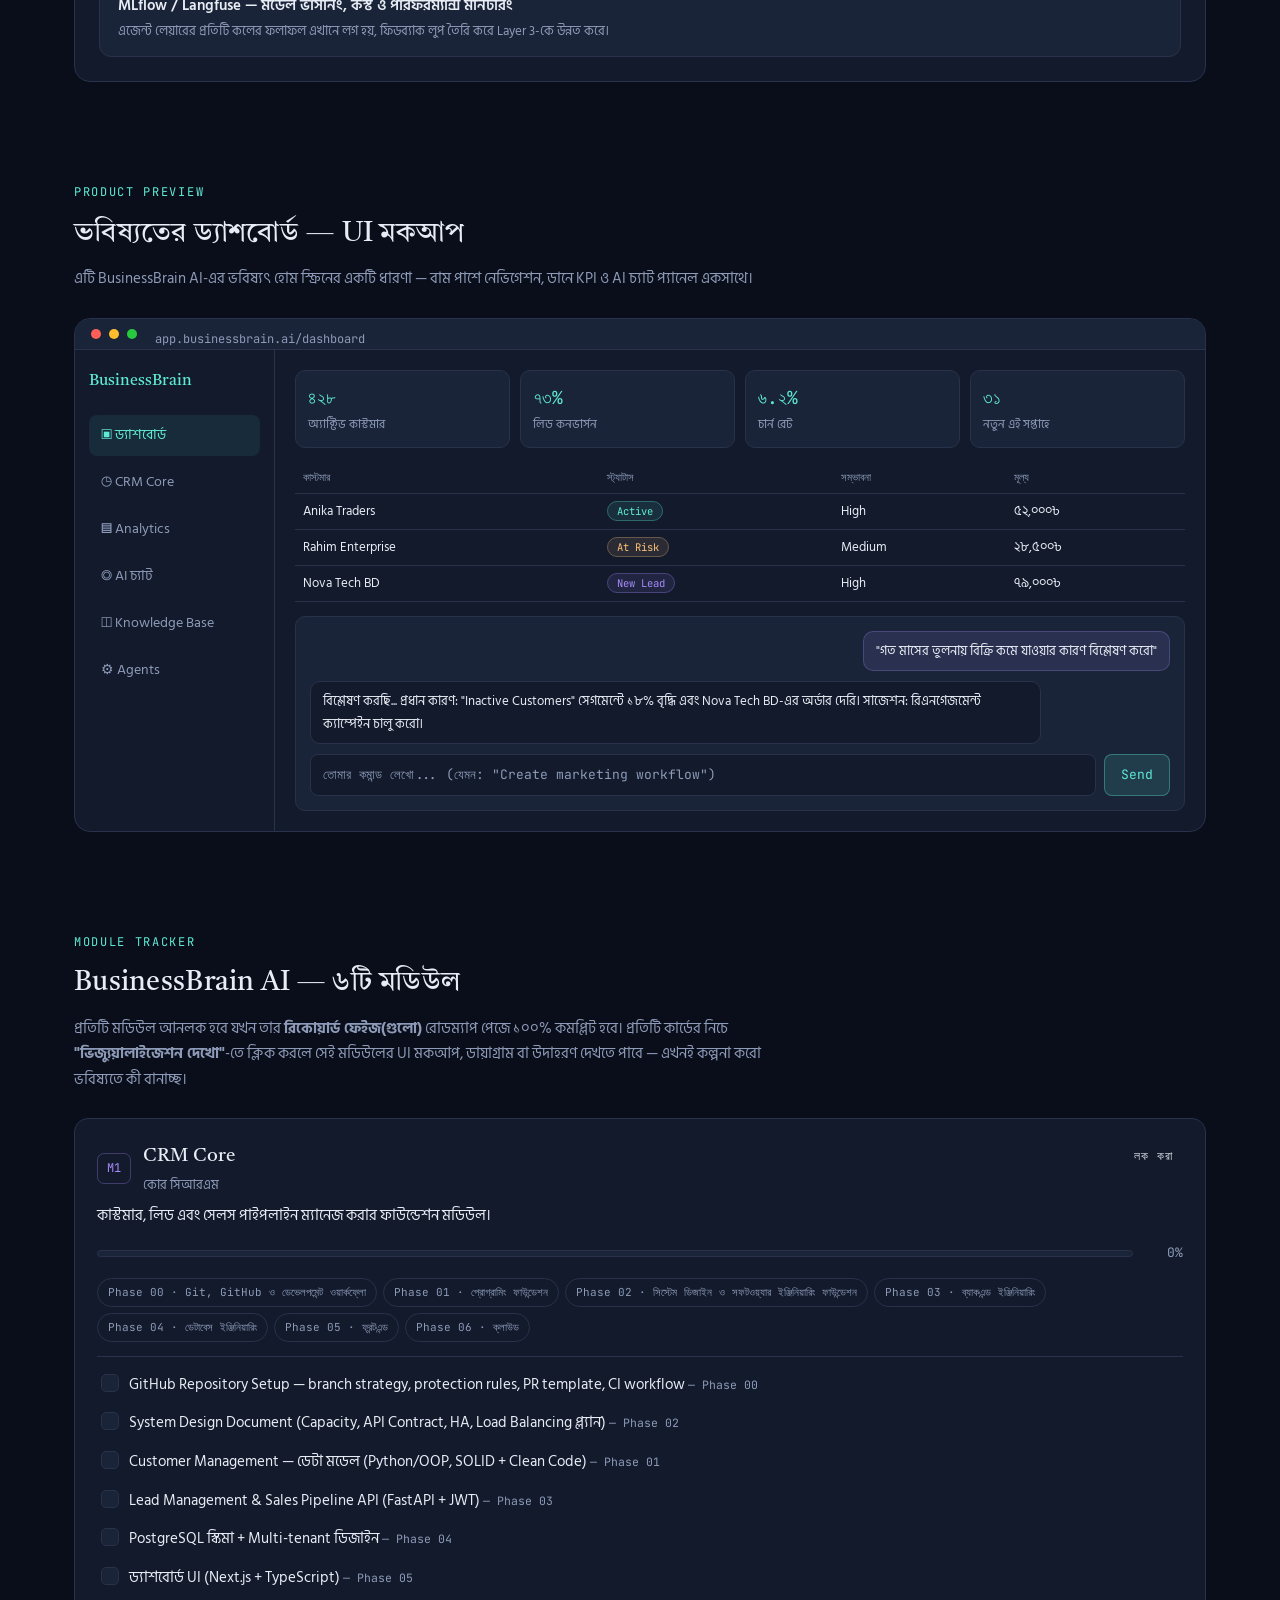
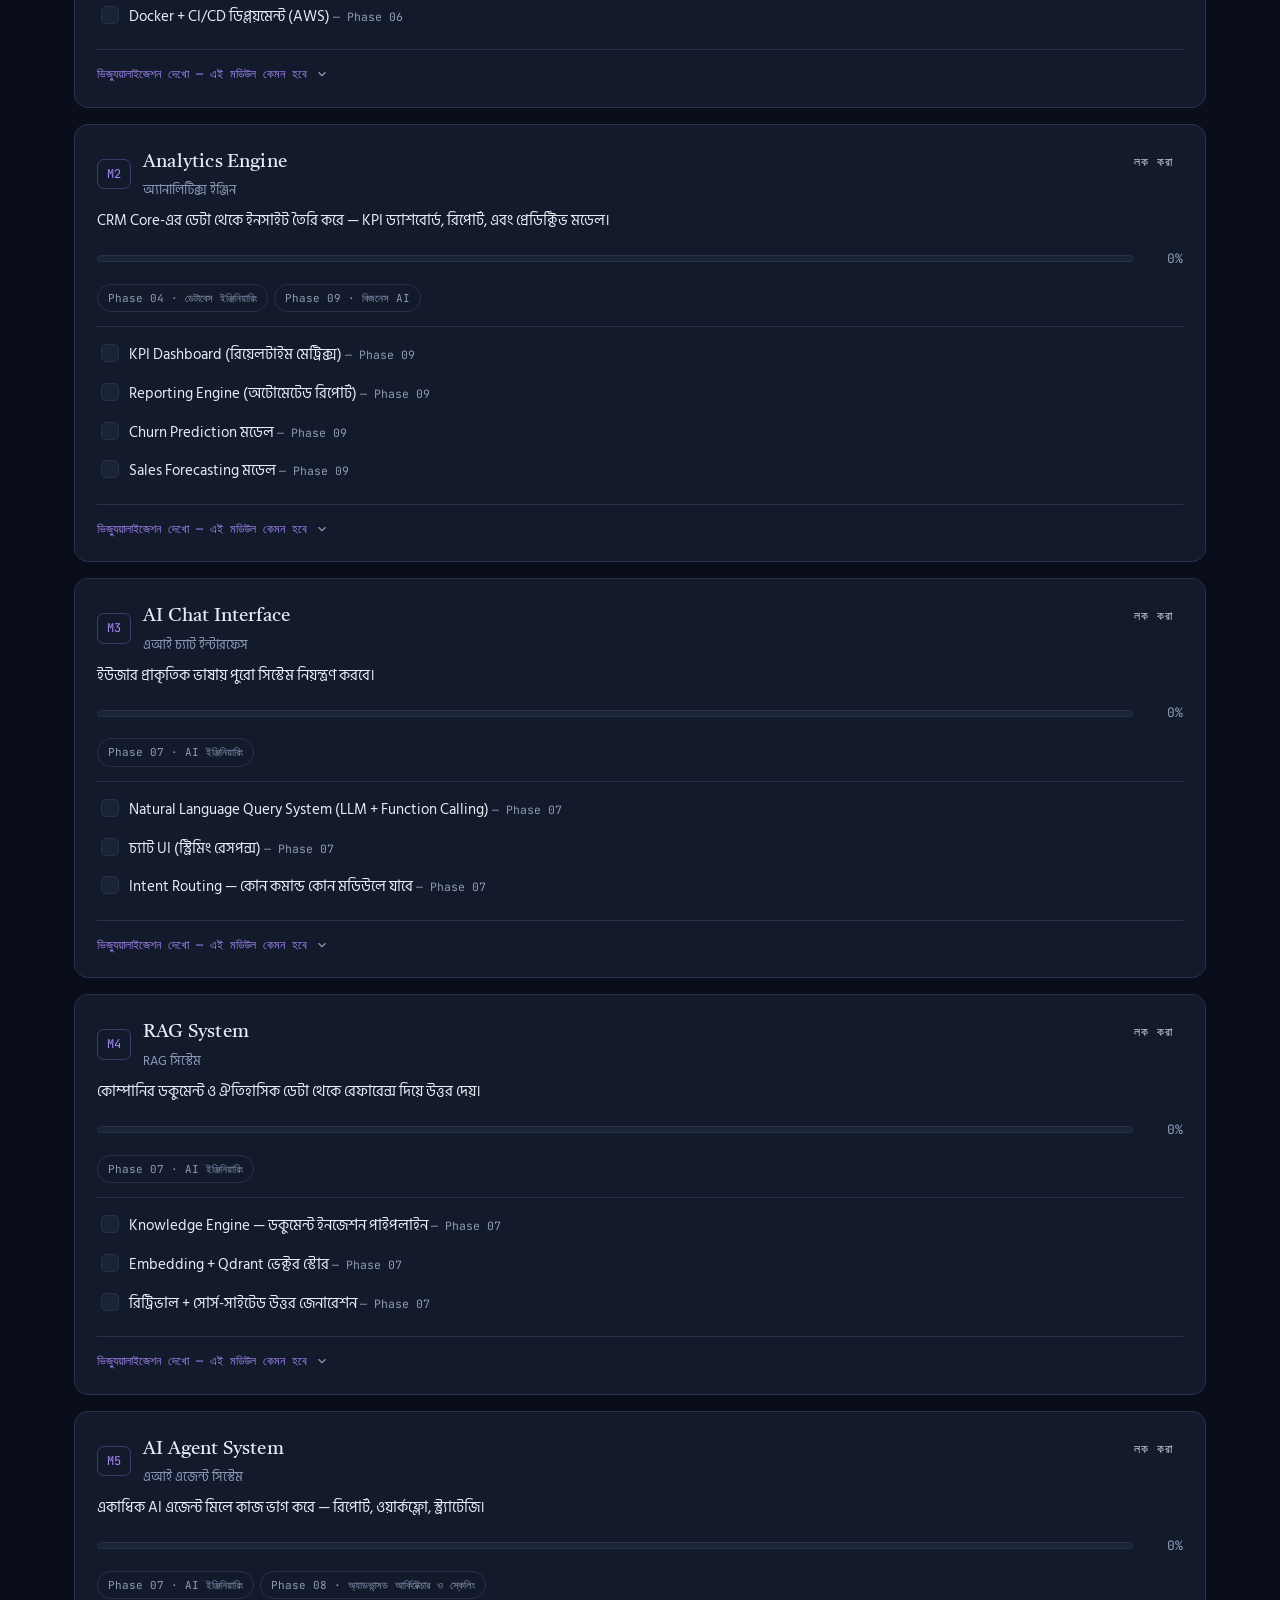
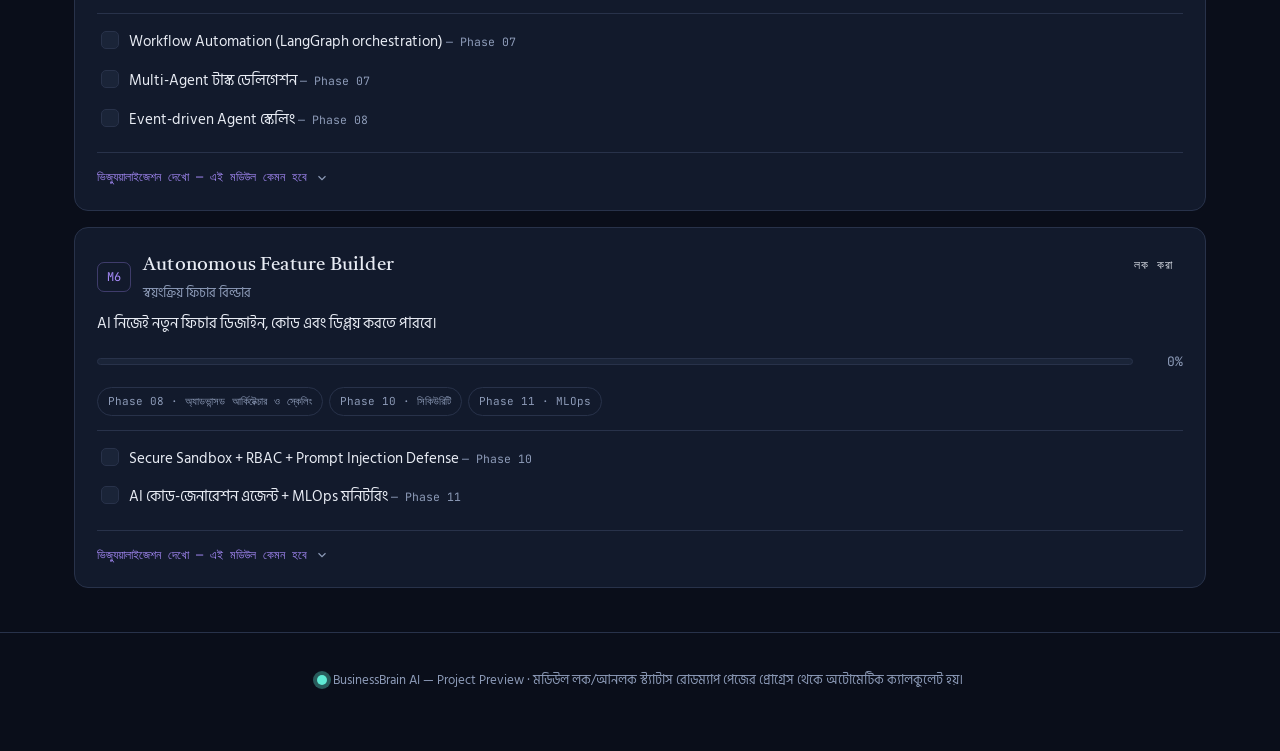
<file: project.html>
<!DOCTYPE html>
<html lang="bn">
<head>
<meta charset="UTF-8">
<meta name="viewport" content="width=device-width, initial-scale=1.0">
<title>প্রজেক্ট — BusinessBrain AI Learning OS</title>
<link rel="stylesheet" href="assets/style.css">
</head>
<body>

<nav class="topnav">
  <div class="topnav-inner">
    <div class="brand"><span class="brand-dot"></span>BUSINESSBRAIN_AI · LEARNING_OS</div>
    <div class="page-links">
      <a href="index.html">হোম</a>
      <a href="roadmap.html">রোডম্যাপ</a>
      <a href="project.html" class="active">প্রজেক্ট</a>
      <a href="tracking.html">ট্র্যাকিং</a>
      <a href="tasks.html">ডেইলি টাস্ক</a>
    </div>
    <span id="bbSyncBadge" class="bb-sync-badge bb-sync-idle" style="font-size:11px;">○ GitHub</span>
    <button class="reset-btn" onclick="resetAll()">RESET ROADMAP</button>
  </div>
</nav>

<!-- ===== RESET OPTIONS MODAL ===== -->
<div id="resetModalOverlay" class="modal-overlay" style="display:none;" onclick="bbCloseResetModal()"></div>
<div id="resetModal" class="gh-modal" style="display:none;">
  <div class="gh-modal-head">
    <h3>🗑 রিসেট অপশন</h3>
    <button class="modal-close" onclick="bbCloseResetModal()">✕</button>
  </div>
  <p class="gh-modal-desc">কোন কোন ডেটা রিসেট করতে চাও বেছে নাও — সিলেক্ট করা ডেটা সব ডিভাইসে (GitHub Gist সহ) মুছে যাবে।</p>

  <div class="reset-option-list">
    <label class="reset-option">
      <input type="checkbox" class="reset-opt" id="resetOptProgress" checked>
      <span class="reset-box"></span>
      <div class="reset-option-body">
        <strong>✅ রোডম্যাপ প্রোগ্রেস</strong>
        <p>সব ফেইজের চেক করা স্কিল/টাস্ক — কমপ্লিশন %, লেভেল ও ETA ০-তে ফিরে যাবে।</p>
      </div>
    </label>
    <label class="reset-option">
      <input type="checkbox" class="reset-opt" id="resetOptNotes" checked>
      <span class="reset-box"></span>
      <div class="reset-option-body">
        <strong>📝 পার্সোনাল নোট</strong>
        <p>প্রতিটি ফেইজের জন্য লেখা নোট মুছে যাবে।</p>
      </div>
    </label>
    <label class="reset-option">
      <input type="checkbox" class="reset-opt" id="resetOptTime" checked>
      <span class="reset-box"></span>
      <div class="reset-option-body">
        <strong>⏱ সময় ট্র্যাকিং ও সেশন লগ</strong>
        <p>মোট সময়, ফেইজ-ভিত্তিক ব্রেকডাউন এবং সাম্প্রতিক সেশন history মুছে যাবে।</p>
      </div>
    </label>
    <label class="reset-option">
      <input type="checkbox" class="reset-opt" id="resetOptNotion">
      <span class="reset-box"></span>
      <div class="reset-option-body">
        <strong>🔗 Notion লিংক</strong>
        <p>প্রতিটি ফেইজের সাথে যুক্ত করা Notion পেজ লিংক মুছে যাবে।</p>
      </div>
    </label>
    <label class="reset-option">
      <input type="checkbox" class="reset-opt" id="resetOptTasks">
      <span class="reset-box"></span>
      <div class="reset-option-body">
        <strong>📅 ডেইলি টাস্ক প্ল্যান</strong>
        <p>সব শিডিউল করা টাস্ক, প্র্যাকটিস তালিকা এবং Due/Missed history মুছে যাবে।</p>
      </div>
    </label>
  </div>

  <div class="reset-modal-actions">
    <button class="reset-selectall-btn" onclick="bbToggleAllResetOptions()">সব সিলেক্ট/আনসিলেক্ট</button>
    <div class="reset-actions-right">
      <button class="modal-cancel-btn" onclick="bbCloseResetModal()">বাতিল</button>
      <button class="modal-danger-btn" onclick="bbConfirmReset()">নির্বাচিত ডেটা রিসেট করো</button>
    </div>
  </div>
</div>

<header class="hero">
  <div class="wrap hero-grid">
    <div>
      <p class="eyebrow">Future Product Preview</p>
      <h1><span class="hl">BusinessBrain AI</span> — প্রজেক্ট প্রিভিউ</h1>
      <p class="hero-sub">এই পেজে দেখবে ভবিষ্যতে তুমি কী বানাবে — সিস্টেম আর্কিটেক্চার, প্রোডাক্ট UI মকআপ এবং ৬টি মডিউলের <strong>লক/আনলক স্ট্যাটাস</strong>, যা রোডম্যাপ পেজের প্রোগ্রেসের সাথে লাইভ সিঙ্ক থাকে।</p>
    </div>
    <div class="status-panel">
      <h4>Module Readiness</h4>
      <div class="status-row"><span>UNLOCKED MODULES</span><strong id="unlockedOut">0 / 6</strong></div>
      <div class="progress-track"><div class="progress-fill" id="moduleFill"></div></div>
      <div class="status-row"><span>NEXT TO UNLOCK</span><strong id="nextOut">—</strong></div>
      <div class="status-row"><span>TOTAL_PROGRESS</span><strong id="progressOut">0%</strong></div>
    </div>
  </div>
</header>

<!-- ===================== ARCHITECTURE ===================== -->
<section id="architecture">
  <div class="wrap">
    <div class="section-head">
      <p class="section-tag">System Architecture</p>
      <h2>BusinessBrain AI — সিস্টেম আর্কিটেক্চার</h2>
      <p class="section-desc">ইউজারের প্রাকৃতিক ভাষার কমান্ড কীভাবে পুরো সিস্টেমের ভেতর দিয়ে প্রবাহিত হয়ে রেজাল্ট হয়ে ফিরে আসে — উপর থেকে নিচে।</p>
    </div>
    <div class="arch-wrap">

      <div class="arch-layer">
        <span class="arch-label">Layer 0 · User</span>
        <div class="arch-name">ইউজার — প্রাকৃতিক ভাষায় কমান্ড (বাংলা / ইংরেজি)</div>
        <div class="arch-desc">যেমন: "Analyze sales decline" বা "নিষ্ক্রিয় কাস্টমারদের সেগমেন্ট বানাও"</div>
      </div>
      <div class="arch-row"><span class="arch-arrow">↓</span></div>

      <div class="arch-layer">
        <span class="arch-label">Layer 1 · Frontend — Next.js + TypeScript</span>
        <div class="arch-name">চ্যাট ইন্টারফেস + ড্যাশবোর্ড UI</div>
        <div class="arch-desc">Phase 5 স্কিল দিয়ে তৈরি — CRM ভিউ, KPI ড্যাশবোর্ড এবং AI চ্যাট প্যানেল একসাথে।</div>
      </div>
      <div class="arch-row"><span class="arch-arrow">↓</span></div>

      <div class="arch-layer">
        <span class="arch-label">Layer 2 · API Gateway — FastAPI</span>
        <div class="arch-name">Auth (JWT/OAuth2) · Rate Limiting · Request Routing</div>
        <div class="arch-desc">Phase 3 ও Phase 10 স্কিল দিয়ে তৈরি — প্রতিটি রিকোয়েস্ট এখানে যাচাই হয়ে সঠিক সার্ভিসে যায়।</div>
      </div>
      <div class="arch-row"><span class="arch-arrow">↓</span></div>

      <div class="arch-layer">
        <span class="arch-label">Layer 3 · AI Agent Layer — LangGraph (Phase 7 + 8)</span>
        <div class="arch-name" style="margin-bottom:10px;">Intent Router → Multi-Agent Orchestration</div>
        <div class="arch-split">
          <div class="arch-layer" style="background:var(--surface);">
            <div class="arch-name" style="font-size:13.5px;">NL Query Agent</div>
            <div class="arch-desc">M3 · AI Chat Interface</div>
          </div>
          <div class="arch-layer" style="background:var(--surface);">
            <div class="arch-name" style="font-size:13.5px;">RAG / Knowledge Agent</div>
            <div class="arch-desc">M4 · RAG System</div>
          </div>
          <div class="arch-layer" style="background:var(--surface);">
            <div class="arch-name" style="font-size:13.5px;">Analytics Agent</div>
            <div class="arch-desc">M2 · Analytics Engine</div>
          </div>
          <div class="arch-layer" style="background:var(--surface);">
            <div class="arch-name" style="font-size:13.5px;">Workflow Agent</div>
            <div class="arch-desc">M5 · AI Agent System</div>
          </div>
          <div class="arch-layer" style="background:var(--surface);">
            <div class="arch-name" style="font-size:13.5px;">Feature Builder Agent</div>
            <div class="arch-desc">M6 · Autonomous Feature Builder</div>
          </div>
        </div>
      </div>
      <div class="arch-row"><span class="arch-arrow">↓</span></div>

      <div class="arch-layer">
        <span class="arch-label">Layer 4 · Data &amp; Knowledge — Phase 4</span>
        <div class="arch-split">
          <div class="arch-layer" style="background:var(--surface);">
            <div class="arch-name" style="font-size:13.5px;">PostgreSQL</div>
            <div class="arch-desc">CRM Core ডেটা (Customers, Leads, Deals)</div>
          </div>
          <div class="arch-layer" style="background:var(--surface);">
            <div class="arch-name" style="font-size:13.5px;">Qdrant (Vector DB)</div>
            <div class="arch-desc">ডকুমেন্ট এমবেডিং — RAG রিট্রিভাল</div>
          </div>
          <div class="arch-layer" style="background:var(--surface);">
            <div class="arch-name" style="font-size:13.5px;">Redis Cache</div>
            <div class="arch-desc">দ্রুত রেসপন্সের জন্য ক্যাশিং</div>
          </div>
        </div>
      </div>
      <div class="arch-row"><span class="arch-arrow">↺</span></div>

      <div class="arch-layer">
        <span class="arch-label">Layer 5 · MLOps &amp; Monitoring — Phase 11</span>
        <div class="arch-name">MLflow / Langfuse — মডেল ভার্সনিং, কস্ট ও পারফরম্যান্স মনিটরিং</div>
        <div class="arch-desc">এজেন্ট লেয়ারের প্রতিটি কলের ফলাফল এখানে লগ হয়, ফিডব্যাক লুপ তৈরি করে Layer 3-কে উন্নত করে।</div>
      </div>

    </div>
  </div>
</section>

<!-- ===================== UI MOCKUP ===================== -->
<section id="preview">
  <div class="wrap">
    <div class="section-head">
      <p class="section-tag">Product Preview</p>
      <h2>ভবিষ্যতের ড্যাশবোর্ড — UI মকআপ</h2>
      <p class="section-desc">এটি BusinessBrain AI-এর ভবিষ্যৎ হোম স্ক্রিনের একটি ধারণা — বাম পাশে নেভিগেশন, ডানে KPI ও AI চ্যাট প্যানেল একসাথে।</p>
    </div>
    <div class="mockup-frame">
      <div class="mockup-titlebar">
        <span class="r"></span><span class="y"></span><span class="g"></span>
        <span class="url">app.businessbrain.ai/dashboard</span>
      </div>
      <div class="mockup-body">
        <div class="mockup-sidebar">
          <div class="logo">BusinessBrain</div>
          <div class="mockup-nav-item active">▣ ড্যাশবোর্ড</div>
          <div class="mockup-nav-item">◷ CRM Core</div>
          <div class="mockup-nav-item">▤ Analytics</div>
          <div class="mockup-nav-item">◎ AI চ্যাট</div>
          <div class="mockup-nav-item">◫ Knowledge Base</div>
          <div class="mockup-nav-item">⚙ Agents</div>
        </div>
        <div class="mockup-main">
          <div class="mockup-kpi-row">
            <div class="mockup-kpi"><div class="v">৪২৮</div><div class="l">অ্যাক্টিভ কাস্টমার</div></div>
            <div class="mockup-kpi"><div class="v">৭৩%</div><div class="l">লিড কনভার্সন</div></div>
            <div class="mockup-kpi"><div class="v">৬.২%</div><div class="l">চার্ন রেট</div></div>
            <div class="mockup-kpi"><div class="v">৩১</div><div class="l">নতুন এই সপ্তাহে</div></div>
          </div>

          <table class="mockup-table">
            <thead><tr><th>কাস্টমার</th><th>স্ট্যাটাস</th><th>সম্ভাবনা</th><th>মূল্য</th></tr></thead>
            <tbody>
              <tr><td>Anika Traders</td><td><span class="pill green">Active</span></td><td>High</td><td>৫২,০০০৳</td></tr>
              <tr><td>Rahim Enterprise</td><td><span class="pill amber">At Risk</span></td><td>Medium</td><td>২৮,৫০০৳</td></tr>
              <tr><td>Nova Tech BD</td><td><span class="pill purple">New Lead</span></td><td>High</td><td>৭৯,০০০৳</td></tr>
            </tbody>
          </table>

          <div class="mockup-chat">
            <div class="mockup-msg user">"গত মাসের তুলনায় বিক্রি কমে যাওয়ার কারণ বিশ্লেষণ করো"</div>
            <div class="mockup-msg ai">বিশ্লেষণ করছি... প্রধান কারণ: "Inactive Customers" সেগমেন্টে ১৮% বৃদ্ধি এবং Nova Tech BD-এর অর্ডার দেরি। সাজেশন: রিএনগেজমেন্ট ক্যাম্পেইন চালু করো।</div>
            <div class="mockup-input">
              <div>তোমার কমান্ড লেখো... (যেমন: "Create marketing workflow")</div>
              <button>Send</button>
            </div>
          </div>
        </div>
      </div>
    </div>
  </div>
</section>

<!-- ===================== MODULE TRACKER ===================== -->
<section id="modules">
  <div class="wrap">
    <div class="section-head">
      <p class="section-tag">Module Tracker</p>
      <h2>BusinessBrain AI — ৬টি মডিউল</h2>
      <p class="section-desc">প্রতিটি মডিউল আনলক হবে যখন তার <strong>রিকোয়ার্ড ফেইজ(গুলো)</strong> রোডম্যাপ পেজে ১০০% কমপ্লিট হবে। প্রতিটি কার্ডের নিচে <strong>"ভিজ্যুয়ালাইজেশন দেখো"</strong>-তে ক্লিক করলে সেই মডিউলের UI মকআপ, ডায়াগ্রাম বা উদাহরণ দেখতে পাবে — এখনই কল্পনা করো ভবিষ্যতে কী বানাচ্ছ।</p>
    </div>
    <div class="module-grid" id="moduleGrid"></div>
  </div>
</section>

<footer>
  <span class="brand-dot"></span>BusinessBrain AI — Project Preview · মডিউল লক/আনলক স্ট্যাটাস রোডম্যাপ পেজের প্রোগ্রেস থেকে অটোমেটিক ক্যালকুলেট হয়।
</footer>

<script src="assets/data.js"></script>
<script>
const phaseTitleMap = {};
ROADMAP.forEach(p => phaseTitleMap[p.id] = p);

const moduleGrid = document.getElementById('moduleGrid');

function chevronSVG(){
  return '<svg class="chevron" width="14" height="14" viewBox="0 0 24 24" fill="none" stroke="currentColor" stroke-width="2"><path d="M6 9l6 6 6-6"/></svg>';
}

function moduleVisualHTML(modId){
  if(modId === 'm1'){
    return `
      <p class="preview-subtitle">CRM Core চালু হলে এমন একটি Lead Pipeline (Kanban Board) দেখতে পাবে — প্রতিটি কার্ড একজন কাস্টমার/ডিল, কলামগুলো পাইপলাইন স্টেজ।</p>
      <div class="preview-block">
        <span class="preview-block-title">Lead Pipeline — Kanban Board</span>
        <div class="kanban-board">
          <div class="kanban-col">
            <span class="kanban-col-title">নতুন লিড</span>
            <div class="kanban-card">Bashundhara Group<span class="v">৮৫,০০০৳</span></div>
            <div class="kanban-card">Walton Digi-Tech<span class="v">৪২,০০০৳</span></div>
          </div>
          <div class="kanban-col">
            <span class="kanban-col-title">যোগাযোগ হয়েছে</span>
            <div class="kanban-card">Pran Group<span class="v">৬০,০০০৳</span></div>
            <div class="kanban-card">Nova Tech BD<span class="v">৭৯,০০০৳</span></div>
          </div>
          <div class="kanban-col">
            <span class="kanban-col-title">প্রস্তাব পাঠানো</span>
            <div class="kanban-card">Square Pharma<span class="v">১,২০,০০০৳</span></div>
          </div>
          <div class="kanban-col">
            <span class="kanban-col-title">জিতেছে ✓</span>
            <div class="kanban-card">Akij Group<span class="v">৯৫,০০০৳</span></div>
          </div>
        </div>
      </div>
      <div class="preview-block">
        <span class="preview-block-title">Customer 360° ভিউ</span>
        <p style="font-size:13.5px; color:var(--text); margin:0;">কোনো কার্ডে ক্লিক করলে সেই কাস্টমারের সম্পূর্ণ হিস্টোরি দেখা যাবে — যোগাযোগের তথ্য, অতীত অর্ডার, AI চ্যাট-এর মাধ্যমে দেওয়া নোট এবং Analytics Engine থেকে পাওয়া রিস্ক স্কোর — সব এক জায়গায়।</p>
      </div>
    `;
  }

  if(modId === 'm2'){
    return `
      <p class="preview-subtitle">Analytics Engine CRM Core-এর ডেটা থেকে এই ধরনের KPI চার্ট, সেগমেন্টেশন এবং রিস্ক রিপোর্ট তৈরি করবে।</p>
      <div class="preview-block">
        <span class="preview-block-title">মাসিক সেলস ফোরকাস্ট (লাখ টাকা)</span>
        <div class="bar-chart">
          <div class="bar-col"><span class="bv">৪২</span><div class="bar" style="height:70%;"></div><span class="bl">জানু</span></div>
          <div class="bar-col"><span class="bv">৪৮</span><div class="bar" style="height:80%;"></div><span class="bl">ফেব</span></div>
          <div class="bar-col"><span class="bv">৪৫</span><div class="bar" style="height:75%;"></div><span class="bl">মার্চ</span></div>
          <div class="bar-col"><span class="bv">৫২</span><div class="bar" style="height:87%;"></div><span class="bl">এপ্রিল</span></div>
          <div class="bar-col"><span class="bv">৬০</span><div class="bar" style="height:100%;"></div><span class="bl">মে</span></div>
          <div class="bar-col"><span class="bv">৫৮</span><div class="bar" style="height:97%;"></div><span class="bl">জুন</span></div>
        </div>
      </div>
      <div class="preview-block">
        <span class="preview-block-title">কাস্টমার সেগমেন্ট ব্রেকডাউন</span>
        <div class="donut-row">
          <div class="donut" style="background:conic-gradient(var(--accent) 0% 55%, var(--warn) 55% 80%, var(--border) 80% 100%);">
            <div class="donut-hole">৪২৮<br>টোটাল</div>
          </div>
          <div class="donut-legend">
            <div><span class="legend-dot" style="background:var(--accent);"></span>Active — ৫৫%</div>
            <div><span class="legend-dot" style="background:var(--warn);"></span>At Risk — ২৫%</div>
            <div><span class="legend-dot" style="background:var(--border);"></span>Inactive — ২০%</div>
          </div>
        </div>
      </div>
      <div class="preview-block">
        <span class="preview-block-title">চার্ন রিস্ক — টপ ৩</span>
        <table class="mockup-table">
          <thead><tr><th>কাস্টমার</th><th>রিস্ক স্কোর</th><th>সাজেশন</th></tr></thead>
          <tbody>
            <tr><td>Rahim Enterprise</td><td><span class="pill amber">৭৮%</span></td><td>রিএনগেজমেন্ট কল</td></tr>
            <tr><td>Nova Tech BD</td><td><span class="pill amber">৬৫%</span></td><td>ডিসকাউন্ট অফার</td></tr>
            <tr><td>City Traders</td><td><span class="pill green">৩১%</span></td><td>নিয়মিত ফলোআপ</td></tr>
          </tbody>
        </table>
      </div>
    `;
  }

  if(modId === 'm3'){
    return `
      <p class="preview-subtitle">AI Chat Interface ইউজারের লেখা কমান্ড বুঝে সঠিক এজেন্টে রাউট করবে এবং স্ট্রিমিং রেসপন্স দেখাবে।</p>
      <div class="preview-block">
        <span class="preview-block-title">উদাহরণ কথোপকথন</span>
        <div class="mockup-chat" style="flex:none;">
          <div class="mockup-msg user">"এই মাসের মোট সেল কত হয়েছে?"</div>
          <div class="mockup-msg ai">এই মাসে মোট বিক্রি ৫৮ লাখ টাকা — গত মাসের তুলনায় ৩.৬% কম। বিস্তারিত চার্ট Analytics Engine-এ দেখানো হচ্ছে।</div>
          <div class="mockup-msg user">"Create marketing workflow for inactive customers"</div>
          <div class="mockup-msg ai">Workflow Agent-কে রাউট করা হচ্ছে... ২০% নিষ্ক্রিয় কাস্টমারদের জন্য একটি ৩-স্টেপ রিএনগেজমেন্ট ক্যাম্পেইন তৈরি হয়েছে — অনুমোদনের জন্য অপেক্ষা করছে।</div>
        </div>
      </div>
      <div class="preview-block">
        <span class="preview-block-title">Intent Routing — কমান্ড কোথায় যায়</span>
        <table class="mockup-table">
          <thead><tr><th>ইউজার কমান্ড (উদাহরণ)</th><th>রাউট হবে</th><th>মডিউল</th></tr></thead>
          <tbody>
            <tr><td>"Analyze sales decline"</td><td>Analytics Agent</td><td><span class="pill purple">M2</span></td></tr>
            <tr><td>"আমাদের রিফান্ড পলিসি কী?"</td><td>RAG / Knowledge Agent</td><td><span class="pill purple">M4</span></td></tr>
            <tr><td>"Create marketing workflow"</td><td>Workflow Agent</td><td><span class="pill purple">M5</span></td></tr>
            <tr><td>"নতুন ফিচার যুক্ত করো..."</td><td>Feature Builder Agent</td><td><span class="pill purple">M6</span></td></tr>
          </tbody>
        </table>
      </div>
    `;
  }

  if(modId === 'm4'){
    return `
      <p class="preview-subtitle">RAG System কোম্পানির ডকুমেন্ট থেকে রেফারেন্স-সহ উত্তর দেওয়ার জন্য এই পাইপলাইন অনুসরণ করবে।</p>
      <div class="preview-block">
        <span class="preview-block-title">RAG পাইপলাইন</span>
        <div class="arch-wrap" style="padding:16px;">
          <div class="arch-layer">
            <span class="arch-label">Step 1 · Source</span>
            <div class="arch-name" style="font-size:13.5px;">ডকুমেন্ট সোর্স — Policy PDF, Product Docs, পুরোনো রিপোর্ট</div>
          </div>
          <div class="arch-row"><span class="arch-arrow">↓</span></div>
          <div class="arch-layer">
            <span class="arch-label">Step 2 · Chunking</span>
            <div class="arch-name" style="font-size:13.5px;">৫০০ টোকেনের চাঙ্কে ভাগ + ওভারল্যাপ</div>
          </div>
          <div class="arch-row"><span class="arch-arrow">↓</span></div>
          <div class="arch-layer">
            <span class="arch-label">Step 3 · Embedding</span>
            <div class="arch-name" style="font-size:13.5px;">এমবেডিং মডেল — টেক্সট → ভেক্টর</div>
          </div>
          <div class="arch-row"><span class="arch-arrow">↓</span></div>
          <div class="arch-layer">
            <span class="arch-label">Step 4 · Vector Store</span>
            <div class="arch-name" style="font-size:13.5px;">Qdrant — সেমান্টিক সার্চ ইনডেক্স</div>
          </div>
          <div class="arch-row"><span class="arch-arrow">↓</span></div>
          <div class="arch-layer">
            <span class="arch-label">Step 5 · Retrieval + Generation</span>
            <div class="arch-name" style="font-size:13.5px;">ইউজার কোয়েরি → Top-K চাঙ্ক রিট্রিভ → LLM + কনটেক্সট → সোর্স-সাইটেড উত্তর</div>
          </div>
        </div>
      </div>
      <div class="preview-block">
        <span class="preview-block-title">উদাহরণ</span>
        <div class="mockup-chat" style="flex:none;">
          <div class="mockup-msg user">"আমাদের রিফান্ড পলিসি কী?"</div>
          <div class="mockup-msg ai">কোনো প্রোডাক্ট ডেলিভারির ৭ দিনের মধ্যে রিটার্ন করা গেলে ফুল রিফান্ড দেওয়া হয়। <span class="pill green">সূত্র: Refund_Policy.pdf, পৃষ্ঠা ৩</span></div>
        </div>
      </div>
    `;
  }

  if(modId === 'm5'){
    return `
      <p class="preview-subtitle">AI Agent System একসাথে একাধিক এজেন্ট চালিয়ে জটিল কমান্ড সম্পন্ন করবে এবং নিজে থেকে ওয়ার্কফ্লো চালাতে পারবে।</p>
      <div class="preview-block">
        <span class="preview-block-title">মাল্টি-এজেন্ট অর্কেস্ট্রেশন</span>
        <div class="arch-wrap" style="padding:16px;">
          <div class="arch-layer">
            <span class="arch-label">Input</span>
            <div class="arch-name" style="font-size:13.5px;">ইউজার কমান্ড (Natural Language)</div>
          </div>
          <div class="arch-row"><span class="arch-arrow">↓</span></div>
          <div class="arch-layer">
            <span class="arch-label">Orchestrator</span>
            <div class="arch-name" style="font-size:13.5px;">Router Agent (LangGraph) — টাস্ক ভেঙে সাব-এজেন্টদের দেয়</div>
          </div>
          <div class="arch-row"><span class="arch-arrow">↓</span></div>
          <div class="arch-split">
            <div class="arch-layer" style="background:var(--surface);"><div class="arch-name" style="font-size:13px;">Analytics Agent</div></div>
            <div class="arch-layer" style="background:var(--surface);"><div class="arch-name" style="font-size:13px;">CRM Agent</div></div>
            <div class="arch-layer" style="background:var(--surface);"><div class="arch-name" style="font-size:13px;">RAG Agent</div></div>
            <div class="arch-layer" style="background:var(--surface);"><div class="arch-name" style="font-size:13px;">Notification Agent</div></div>
          </div>
          <div class="arch-row"><span class="arch-arrow">↓</span></div>
          <div class="arch-layer">
            <span class="arch-label">Output</span>
            <div class="arch-name" style="font-size:13.5px;">সব এজেন্টের রেজাল্ট একসাথে করে চূড়ান্ত উত্তর/অ্যাকশন</div>
          </div>
        </div>
      </div>
      <div class="preview-block">
        <span class="preview-block-title">উদাহরণ: অটোমেটেড ওয়ার্কফ্লো</span>
        <div class="flow-row">
          <div class="flow-box"><span class="ft">Trigger</span>নতুন লিড তৈরি হলে</div>
          <span class="flow-arrow">→</span>
          <div class="flow-box"><span class="ft">Wait</span>৫ মিনিট পর</div>
          <span class="flow-arrow">→</span>
          <div class="flow-box"><span class="ft">Action</span>ওয়েলকাম ইমেইল পাঠাও</div>
          <span class="flow-arrow">→</span>
          <div class="flow-box"><span class="ft">Action</span>CRM-এ স্ট্যাটাস আপডেট করো</div>
        </div>
      </div>
    `;
  }

  if(modId === 'm6'){
    return `
      <p class="preview-subtitle">Autonomous Feature Builder একটি ফিডব্যাক লুপ — নতুন ফিচার রিকোয়েস্ট থেকে শুরু করে নিরাপদে কোড জেনারেট, টেস্ট ও ডিপ্লয় করা পর্যন্ত।</p>
      <div class="preview-block">
        <span class="preview-block-title">ফিচার বিল্ড লুপ</span>
        <div class="arch-wrap" style="padding:16px;">
          <div class="arch-layer">
            <span class="arch-label">Step 1</span>
            <div class="arch-name" style="font-size:13.5px;">ফিচার রিকোয়েস্ট / রোডম্যাপ গ্যাপ ডিটেকশন</div>
          </div>
          <div class="arch-row"><span class="arch-arrow">↓</span></div>
          <div class="arch-layer">
            <span class="arch-label">Step 2</span>
            <div class="arch-name" style="font-size:13.5px;">AI Code-Gen Agent — কোড + টেস্ট লেখে</div>
          </div>
          <div class="arch-row"><span class="arch-arrow">↓</span></div>
          <div class="arch-layer">
            <span class="arch-label">Step 3</span>
            <div class="arch-name" style="font-size:13.5px;">Secure Sandbox-এ টেস্ট (RBAC + Prompt Injection Defense)</div>
          </div>
          <div class="arch-row"><span class="arch-arrow">↓</span></div>
          <div class="arch-layer">
            <span class="arch-label">Step 4</span>
            <div class="arch-name" style="font-size:13.5px;">হিউম্যান রিভিউ গেট — অনুমোদন</div>
          </div>
          <div class="arch-row"><span class="arch-arrow">↓</span></div>
          <div class="arch-layer">
            <span class="arch-label">Step 5</span>
            <div class="arch-name" style="font-size:13.5px;">ডিপ্লয় + MLOps মনিটরিং (MLflow/Langfuse)</div>
          </div>
          <div class="arch-row"><span class="arch-arrow">↺</span></div>
        </div>
      </div>
      <div class="preview-block">
        <span class="preview-block-title">উদাহরণ ফিচার রিকোয়েস্ট</span>
        <div class="feature-card">
          <div class="req"><span class="label">Request</span>"কাস্টমারদের জন্মদিনে অটো-ডিসকাউন্ট কুপন পাঠাও"</div>
          <div class="step-list">
            <div class="step-row">কোড জেনারেট হয়েছে <span class="pill green">✓ সম্পন্ন</span></div>
            <div class="step-row">স্যান্ডবক্স টেস্ট পাস <span class="pill green">✓ সম্পন্ন</span></div>
            <div class="step-row">হিউম্যান রিভিউ <span class="pill amber">⏳ অপেক্ষমান</span></div>
            <div class="step-row">প্রোডাকশন ডিপ্লয় <span class="pill purple">— বাকি</span></div>
          </div>
        </div>
      </div>
    `;
  }

  return '';
}

function buildModuleCard(mod){
  const card = document.createElement('div');
  card.className = 'module-card';
  card.id = mod.id;

  const reqPills = mod.requiredPhases.map(pid => {
    const ph = phaseTitleMap[pid];
    return `<span class="req-pill" id="req-${mod.id}-${pid}">Phase ${ph.num} · ${ph.title}</span>`;
  }).join('');

  const subtasks = mod.subtasks.map((st, i) => {
    const id = mod.id + '-s' + i;
    const ph = phaseTitleMap[st.phase];
    return `<label class="check"><input type="checkbox" data-id="${id}"><span class="box"></span><span class="label-text">${st.name} <span class="mono" style="color:var(--muted); font-size:11.5px;">— Phase ${ph.num}</span></span></label>`;
  }).join('');

  card.innerHTML = `
    <div class="module-head">
      <div class="module-head-left">
        <span class="module-code">${mod.code}</span>
        <div>
          <h3>${mod.name}</h3>
          <div class="module-sub">${mod.name_bn}</div>
        </div>
      </div>
      <span class="status-badge" id="badge-${mod.id}">লক করা</span>
    </div>
    <p class="desc">${mod.desc}</p>
    <div class="module-progress-row">
      <div class="mini-progress"><div class="mini-fill" id="fill-${mod.id}"></div></div>
      <span class="mini-pct" id="pct-${mod.id}">0%</span>
    </div>
    <div class="req-row">${reqPills}</div>
    <div class="subtask-list">${subtasks}</div>
    <details class="module-preview">
      <summary>ভিজ্যুয়ালাইজেশন দেখো — এই মডিউল কেমন হবে ${chevronSVG()}</summary>
      ${moduleVisualHTML(mod.id)}
    </details>
  `;
  return card;
}

MODULES.forEach(mod => moduleGrid.appendChild(buildModuleCard(mod)));

const state = bbLoadProgress();
document.querySelectorAll('input[type="checkbox"][data-id]').forEach(cb => {
  cb.checked = bbIsChecked(state, cb.dataset.id);
  cb.addEventListener('change', () => {
    bbSetChecked(state, cb.dataset.id, cb.checked);
    render();
  });
});

function render(){
  const s = bbComputeStats();

  let unlockedCount = 0;
  let nextToUnlock = null;

  MODULES.forEach(mod => {
    const m = s.perModule[mod.id];
    document.getElementById('fill-' + mod.id).style.width = m.pct + '%';
    document.getElementById('pct-' + mod.id).textContent = m.pct + '%';

    const badge = document.getElementById('badge-' + mod.id);
    const card = document.getElementById(mod.id);
    if(m.unlocked){
      badge.textContent = 'আনলকড';
      badge.className = 'status-badge unlocked';
      card.className = 'module-card unlocked';
      unlockedCount++;
    } else {
      badge.textContent = `লকড — ${m.requiredProgress}% রেডি`;
      badge.className = 'status-badge locked';
      card.className = 'module-card locked';
      if(!nextToUnlock || m.requiredProgress > nextToUnlock.pct){
        nextToUnlock = { name: mod.name, pct: m.requiredProgress };
      }
    }

    mod.requiredPhases.forEach(pid => {
      const pill = document.getElementById(`req-${mod.id}-${pid}`);
      if(s.perPhase[pid].pct === 100) pill.classList.add('done');
      else pill.classList.remove('done');
    });
  });

  document.getElementById('unlockedOut').textContent = unlockedCount + ' / ' + MODULES.length;
  document.getElementById('moduleFill').style.width = Math.round((unlockedCount / MODULES.length) * 100) + '%';
  document.getElementById('nextOut').textContent = nextToUnlock ? `${nextToUnlock.name} (${nextToUnlock.pct}%)` : 'সব আনলকড!';
  document.getElementById('progressOut').textContent = s.overallPct + '%';
}

function resetAll(){
  bbOpenResetModal();
}

async function init() {
  const result = await bbInitPage();
  // share mode: looks normal, no saving
  render();
  window.addEventListener('bb:dataReset', (e) => {
    if (e.detail && e.detail.progress) {
      const state = bbLoadProgress();
      document.querySelectorAll('input[type="checkbox"][data-id]').forEach(cb => {
        cb.checked = bbIsChecked(state, cb.dataset.id);
      });
    }
    render();
  });
}
init();
</script>
</body>
</html>
</file>
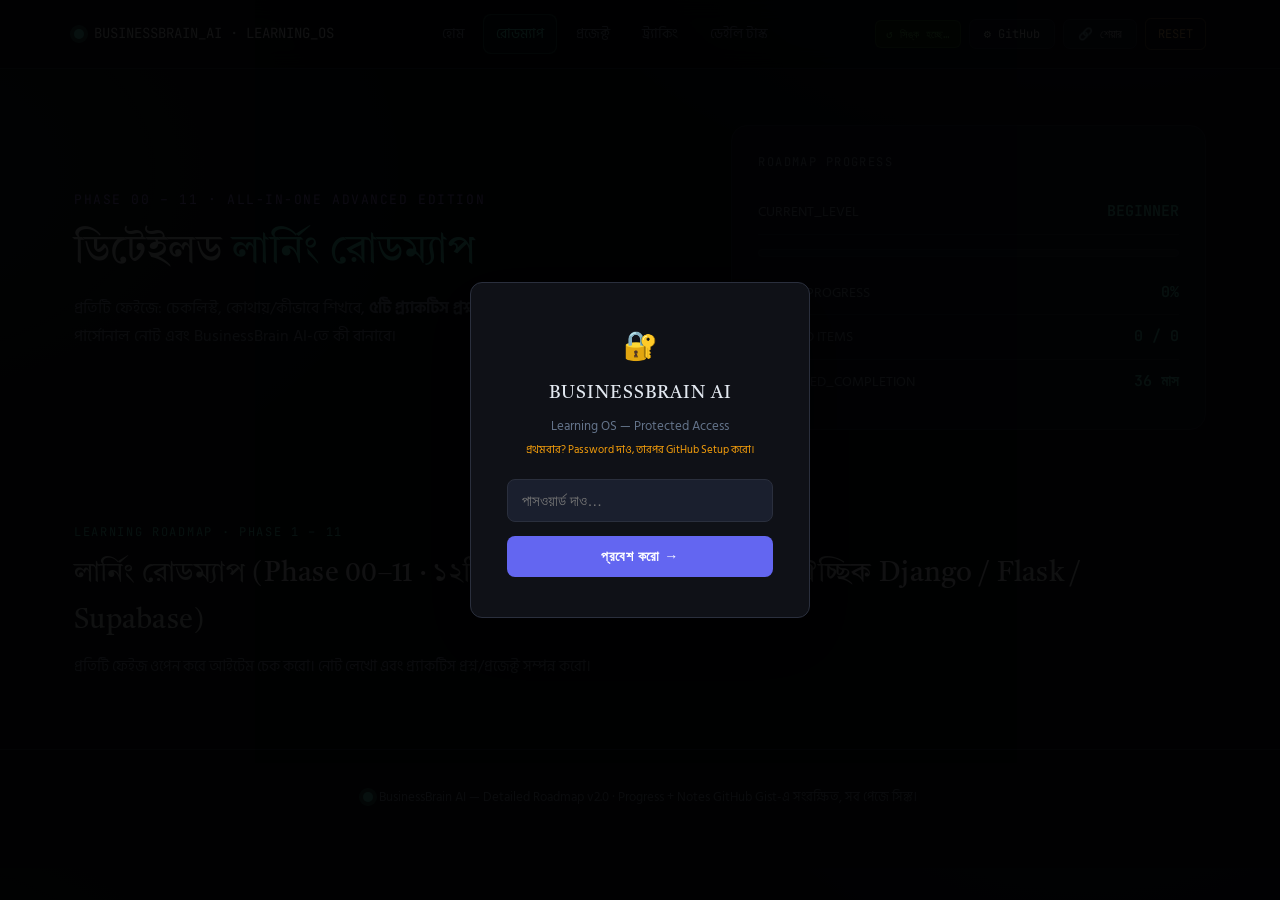
<file: roadmap.html>
<!DOCTYPE html>
<html lang="bn">
<head>
<meta charset="UTF-8">
<meta name="viewport" content="width=device-width, initial-scale=1.0">
<title>রোডম্যাপ — BusinessBrain AI Learning OS</title>
<link rel="stylesheet" href="assets/style.css">
</head>
<body>

<!-- ===== SHARE MODE BANNER ===== -->
<div id="shareBanner" class="share-banner" style="display:none;">
  👁️ <strong>Read-only View</strong> — তুমি শুধু এই রোডম্যাপের progress দেখতে পারছো, কোনো পরিবর্তন করা যাবে না।
  <button onclick="copyCurrentUrl()" class="share-copy-small">🔗 লিংক কপি করো</button>
</div>

<!-- ===== NAVIGATION ===== -->
<nav class="topnav">
  <div class="topnav-inner">
    <div class="brand"><span class="brand-dot"></span>BUSINESSBRAIN_AI · LEARNING_OS</div>
    <div class="page-links">
      <a href="index.html">হোম</a>
      <a href="roadmap.html" class="active">রোডম্যাপ</a>
      <a href="project.html">প্রজেক্ট</a>
      <a href="tracking.html">ট্র্যাকিং</a>
      <a href="tasks.html">ডেইলি টাস্ক</a>
    </div>
    <div class="nav-tools" id="navTools">
      <span id="bbSyncBadge" class="bb-sync-badge bb-sync-idle">○ GitHub: Setup</span>
      <button class="gh-setup-btn" id="ghSetupBtn" onclick="openGHModal()">⚙ GitHub</button>
      <button class="share-btn" id="shareBtn" onclick="openShareModal()">🔗 শেয়ার</button>
      <button class="reset-btn" id="resetBtn" onclick="resetAll()">RESET</button>
    </div>
  </div>
</nav>

<!-- ===== GITHUB SETUP MODAL ===== -->
<div id="ghModalOverlay" class="modal-overlay" style="display:none;" onclick="closeGHModal()"></div>
<div id="ghModal" class="gh-modal" style="display:none;">
  <div class="gh-modal-head">
    <h3>⚙ GitHub Storage Setup</h3>
    <button class="modal-close" onclick="closeGHModal()">✕</button>
  </div>
  <p class="gh-modal-desc">তোমার progress ও notes GitHub Gist-এ সেভ হবে — যেকোনো ডিভাইস বা ব্রাউজার থেকে access করতে পারবে। Gist টি <strong>public</strong> হবে তাই share link কাজ করবে।</p>

  <div class="gh-step-list">
    <div class="gh-step">
      <span class="gh-step-num">1</span>
      <div class="gh-step-body">
        <strong>GitHub Personal Access Token (Classic) তৈরি করো</strong>
        <p>github.com → Settings → Developer Settings → Personal Access Tokens → Tokens (classic) → Generate new token</p>
        <p>Expiration: যতদিন চাও। Scope: শুধু <code>gist</code> সিলেক্ট করো।</p>
        <a href="https://github.com/settings/tokens/new?scopes=gist&description=BB-LearningOS" target="_blank" rel="noopener" class="gh-link-btn">→ GitHub-এ Token তৈরি করো</a>
      </div>
    </div>
    <div class="gh-step">
      <span class="gh-step-num">2</span>
      <div class="gh-step-body">
        <strong>Token নিচে পেস্ট করো</strong>
        <div class="gh-input-row">
          <input type="password" id="ghTokenInput" class="gh-input" placeholder="ghp_xxxxxxxxxxxxxxxxxxxx">
          <button class="gh-connect-btn" onclick="connectGitHub()">Connect</button>
        </div>
        <p id="ghConnectStatus" class="gh-status-msg" style="display:none;"></p>
      </div>
    </div>
    <div class="gh-step" id="ghConnectedInfo" style="display:none;">
      <span class="gh-step-num">✓</span>
      <div class="gh-step-body">
        <strong>GitHub সংযুক্ত আছে</strong>
        <p>Gist ID: <a id="ghGistLink" href="#" target="_blank" rel="noopener"><code id="ghGistIdTxt"></code></a></p>
        <button class="gh-disconnect-btn" onclick="disconnectGitHub()">Disconnect করো</button>
      </div>
    </div>
  </div>

  <div class="gh-share-box" id="ghShareBox" style="display:none;">
    <h4>🔗 Share Link</h4>
    <p>এই লিংক শেয়ার করলে যে কেউ তোমার roadmap progress দেখতে পারবে — কিন্তু কোনো পরিবর্তন বা reset করতে পারবে না।</p>
    <div class="share-link-row">
      <input type="text" id="shareLinkVal" class="gh-input share-link-input" readonly>
      <button onclick="copyShareLink()" class="copy-link-btn" id="copyLinkBtn">Copy</button>
    </div>
  </div>
</div>

<!-- ===== SHARE INFO MODAL ===== -->
<div id="shareModalOverlay" class="modal-overlay" style="display:none;" onclick="closeShareModal()"></div>
<div id="shareModal" class="gh-modal" style="display:none;">
  <div class="gh-modal-head">
    <h3>🔗 Roadmap শেয়ার করো</h3>
    <button class="modal-close" onclick="closeShareModal()">✕</button>
  </div>
  <div id="shareModalContent">
    <p class="gh-modal-desc">নিচের লিংকটি শেয়ার করো। যে কেউ এই লিংক দিয়ে তোমার roadmap progress দেখতে পারবে, কিন্তু কিছু পরিবর্তন করতে পারবে না।</p>
    <div class="share-link-row">
      <input type="text" id="shareModalLink" class="gh-input share-link-input" readonly>
      <button onclick="copyShareLinkFromModal()" class="copy-link-btn" id="copyModalLinkBtn">Copy</button>
    </div>
  </div>
  <div id="shareModalNoGH" style="display:none;">
    <p class="gh-modal-desc">Share link পেতে আগে <strong>GitHub Setup</strong> করো — তারপর তোমার progress Gist-এ সেভ হবে এবং যে কেউ সেই লিংক দিয়ে দেখতে পারবে।</p>
    <button class="gh-connect-btn" onclick="closeShareModal(); openGHModal();">GitHub Setup করো →</button>
  </div>
</div>

<!-- ===== SESSION END MODAL ===== -->
<div id="sessionModalOverlay" class="modal-overlay" style="display:none;" onclick="closeSessionModal(false)"></div>
<div id="sessionModal" class="gh-modal" style="display:none;">
  <div class="gh-modal-head">
    <h3>⏱ সেশন শেষ</h3>
    <button class="modal-close" onclick="closeSessionModal(false)">✕</button>
  </div>
  <div id="sessionModalBody"></div>
  <div style="display:flex;gap:10px;margin-top:16px;">
    <button onclick="closeSessionModal(true)" style="flex:1;padding:11px 0;background:#34d399;color:#000;border:none;border-radius:8px;font-size:14px;font-weight:700;cursor:pointer;font-family:inherit;">✓ নোট সেভ করো</button>
    <button onclick="closeSessionModal(false)" style="padding:11px 18px;background:var(--surface-2);color:var(--muted);border:1px solid var(--border);border-radius:8px;font-size:13px;cursor:pointer;font-family:inherit;">নোট বাদে সেভ</button>
    <button onclick="cancelSessionModal()" style="padding:11px 18px;background:transparent;color:#f87171;border:1px solid #f87171;border-radius:8px;font-size:13px;cursor:pointer;font-family:inherit;">✕ বাতিল</button>
  </div>
</div>

<!-- ===== RESET OPTIONS MODAL ===== -->
<div id="resetModalOverlay" class="modal-overlay" style="display:none;" onclick="bbCloseResetModal()"></div>
<div id="resetModal" class="gh-modal" style="display:none;">
  <div class="gh-modal-head">
    <h3>🗑 রিসেট অপশন</h3>
    <button class="modal-close" onclick="bbCloseResetModal()">✕</button>
  </div>
  <p class="gh-modal-desc">কোন কোন ডেটা রিসেট করতে চাও বেছে নাও — সিলেক্ট করা ডেটা সব ডিভাইসে (GitHub Gist সহ) মুছে যাবে।</p>

  <div class="reset-option-list">
    <label class="reset-option">
      <input type="checkbox" class="reset-opt" id="resetOptProgress" checked>
      <span class="reset-box"></span>
      <div class="reset-option-body">
        <strong>✅ রোডম্যাপ প্রোগ্রেস</strong>
        <p>সব ফেইজের চেক করা স্কিল/টাস্ক — কমপ্লিশন %, লেভেল ও ETA ০-তে ফিরে যাবে।</p>
      </div>
    </label>
    <label class="reset-option">
      <input type="checkbox" class="reset-opt" id="resetOptNotes" checked>
      <span class="reset-box"></span>
      <div class="reset-option-body">
        <strong>📝 পার্সোনাল নোট</strong>
        <p>প্রতিটি ফেইজের জন্য লেখা নোট মুছে যাবে।</p>
      </div>
    </label>
    <label class="reset-option">
      <input type="checkbox" class="reset-opt" id="resetOptTime" checked>
      <span class="reset-box"></span>
      <div class="reset-option-body">
        <strong>⏱ সময় ট্র্যাকিং ও সেশন লগ</strong>
        <p>মোট সময়, ফেইজ-ভিত্তিক ব্রেকডাউন এবং সাম্প্রতিক সেশন history মুছে যাবে।</p>
      </div>
    </label>
    <label class="reset-option">
      <input type="checkbox" class="reset-opt" id="resetOptNotion">
      <span class="reset-box"></span>
      <div class="reset-option-body">
        <strong>🔗 Notion লিংক</strong>
        <p>প্রতিটি ফেইজের সাথে যুক্ত করা Notion পেজ লিংক মুছে যাবে।</p>
      </div>
    </label>
    <label class="reset-option">
      <input type="checkbox" class="reset-opt" id="resetOptTasks">
      <span class="reset-box"></span>
      <div class="reset-option-body">
        <strong>📅 ডেইলি টাস্ক প্ল্যান</strong>
        <p>সব শিডিউল করা টাস্ক, প্র্যাকটিস তালিকা এবং Due/Missed history মুছে যাবে।</p>
      </div>
    </label>
  </div>

  <div class="reset-modal-actions">
    <button class="reset-selectall-btn" onclick="bbToggleAllResetOptions()">সব সিলেক্ট/আনসিলেক্ট</button>
    <div class="reset-actions-right">
      <button class="modal-cancel-btn" onclick="bbCloseResetModal()">বাতিল</button>
      <button class="modal-danger-btn" onclick="bbConfirmReset()">নির্বাচিত ডেটা রিসেট করো</button>
    </div>
  </div>
</div>

<!-- ===== HERO ===== -->
<header class="hero">
  <div class="wrap hero-grid">
    <div>
      <p class="eyebrow">Phase 00 – 11 · All-in-One Advanced Edition</p>
      <h1>ডিটেইলড <span class="hl">লার্নিং রোডম্যাপ</span></h1>
      <p class="hero-sub">প্রতিটি ফেইজে: চেকলিস্ট, কোথায়/কীভাবে শিখবে, <strong>৫টি প্র্যাকটিস প্রশ্ন + ২টি মিনি-প্রজেক্ট</strong>, পার্সোনাল নোট এবং BusinessBrain AI-তে কী বানাবে।</p>
    </div>
    <div class="status-panel">
      <h4>Roadmap Progress</h4>
      <div class="status-row"><span>CURRENT_LEVEL</span><strong id="levelOut">BEGINNER</strong></div>
      <div class="progress-track"><div class="progress-fill" id="progressFill"></div></div>
      <div class="status-row"><span>TOTAL_PROGRESS</span><strong id="progressOut">0%</strong></div>
      <div class="status-row"><span>CHECKED ITEMS</span><strong id="countOut">0 / 0</strong></div>
      <div class="status-row"><span>ESTIMATED_COMPLETION</span><strong id="etaOut">36 মাস</strong></div>
    </div>
  </div>
</header>

<!-- ===== ROADMAP ===== -->
<section id="roadmap">
  <div class="wrap">
    <div class="section-head">
      <p class="section-tag">Learning Roadmap · Phase 1 – 11</p>
      <h2>লার্নিং রোডম্যাপ (Phase 00–11 · ১২টি ফেইজ · ১৩০+ কোর স্কিল + ঐচ্ছিক Django / Flask / Supabase)</h2>
      <p class="section-desc">প্রতিটি ফেইজ ওপেন করে আইটেম চেক করো। নোট লেখো এবং প্র্যাকটিস প্রশ্ন/প্রজেক্ট সম্পন্ন করো।</p>
    </div>
    <div class="timeline" id="timeline"></div>
  </div>
</section>

<footer>
  <span class="brand-dot"></span>BusinessBrain AI — Detailed Roadmap v2.0 · Progress + Notes GitHub Gist-এ সংরক্ষিত, সব পেজে সিঙ্ক।
</footer>

<!-- ===== SCRIPTS ===== -->
<script src="assets/data.js"></script>
<script>
/* =====================================================
   UI BUILDERS
   ===================================================== */
const timeline = document.getElementById('timeline');
let _shareMode = false;

function chevronSVG(){
  return '<svg class="chevron" width="16" height="16" viewBox="0 0 24 24" fill="none" stroke="currentColor" stroke-width="2"><path d="M6 9l6 6 6-6"/></svg>';
}

/* --- Practice section --- */
function buildPracticeSection(phase) {
  const pr = PRACTICE[phase.id];
  if (!pr || (pr.questions.length === 0 && pr.projects.length === 0)) return '';

  const qItems = pr.questions.map((q, i) => `
    <label class="pq-item">
      <input type="checkbox" data-id="${phase.id}-q${i}" class="pq-check">
      <span class="box"></span>
      <span class="pq-text"><strong>${i+1}.</strong> ${q}</span>
    </label>`).join('');

  const pItems = pr.projects.map((p, i) => `
    <label class="pq-item">
      <input type="checkbox" data-id="${phase.id}-proj${i}" class="pq-check">
      <span class="box"></span>
      <span class="pq-text"><strong>প্রজেক্ট ${i+1}:</strong> ${p}</span>
    </label>`).join('');

  return `
    <div class="practice-section">
      <div class="practice-header-row">
        <span class="practice-badge">🎯 প্র্যাকটিস চেকলিস্ট</span>
        <span class="practice-progress-txt" id="pr-prog-${phase.id}">
          প্রশ্ন 0/${pr.questions.length} &nbsp;|&nbsp; প্রজেক্ট 0/${pr.projects.length}
        </span>
      </div>

      <details class="practice-block">
        <summary class="practice-summary">
          📋 প্র্যাকটিস প্রশ্ন (${pr.questions.length}টি)
          <span class="pq-badge" id="qbadge-${phase.id}">0/${pr.questions.length}</span>
          ${chevronSVG()}
        </summary>
        <div class="pq-list">${qItems}</div>
      </details>

      <details class="practice-block">
        <summary class="practice-summary">
          🛠 মিনি-প্রজেক্ট (${pr.projects.length}টি)
          <span class="pq-badge" id="pbadge-${phase.id}">0/${pr.projects.length}</span>
          ${chevronSVG()}
        </summary>
        <div class="pq-list">${pItems}</div>
      </details>
    </div>`;
}

/* --- Notes section --- */
function buildNotesSection(phase) {
  return `
    <div class="notes-section">
      <div class="notes-header-row">
        <span class="notes-badge">📝 আমার নোট — Phase ${phase.num}</span>
        <button class="notes-toggle-btn" onclick="toggleNoteArea('${phase.id}', this)">নোট লেখো ▾</button>
      </div>
      <div class="notes-area-wrap" id="note-area-${phase.id}" style="display:none;">
        <textarea
          class="notes-textarea"
          id="note-txt-${phase.id}"
          placeholder="এই ফেইজের গুরুত্বপূর্ণ পয়েন্ট, লিংক, অভিজ্ঞতা লেখো…"
          rows="5"
          oninput="onNoteInput('${phase.id}')"
        ></textarea>
        <div class="notes-footer-row">
          <span class="notes-status" id="note-status-${phase.id}">—</span>
          <button class="notes-save-btn" onclick="saveNote('${phase.id}')">💾 সেভ করো</button>
        </div>
      </div>
    </div>`;
}

/* --- Notion link section --- */
function buildNotionSection(phase) {
  return `
    <div class="notion-section">
      <div class="notion-header-row">
        <span class="notion-badge"><svg width="14" height="14" viewBox="0 0 24 24" fill="currentColor"><path d="M4.459 4.208c.746.606 1.026.56 2.428.466l13.215-.793c.28 0 .047-.28-.046-.326L17.86 1.968c-.42-.326-.981-.7-2.055-.607L3.01 2.295c-.466.046-.56.28-.374.466zm.793 3.08v13.904c0 .747.373 1.027 1.214.98l14.523-.84c.841-.046.935-.56.935-1.167V6.354c0-.606-.233-.933-.748-.887l-15.177.887c-.56.047-.747.327-.747.933zm14.337.745c.093.42 0 .84-.42.888l-.7.14v10.264c-.608.327-1.168.514-1.635.514-.748 0-.935-.234-1.495-.933l-4.577-7.186v6.952L12.21 19s0 .84-1.168.84l-3.222.186c-.093-.186 0-.653.327-.746l.84-.233V9.854L7.822 9.76c-.094-.42.14-1.026.793-1.073l3.456-.233 4.764 7.279v-6.44l-1.215-.14c-.093-.514.28-.887.747-.933z"/></svg> Notion পেজ — Phase ${phase.num}</span>
        <button class="notion-toggle-btn" onclick="toggleNotionArea('${phase.id}', this)">লিংক যোগ করো ▾</button>
      </div>
      <div class="notion-area-wrap" id="notion-area-${phase.id}" style="display:none;">
        <div class="notion-input-row">
          <input type="url" class="notion-url-input" id="notion-url-${phase.id}"
            placeholder="https://www.notion.so/your-page-link"
            oninput="onNotionInput('${phase.id}')">
          <button class="notion-open-btn" id="notion-open-${phase.id}" onclick="openNotion('${phase.id}')" style="display:none;">↗ খুলো</button>
        </div>
        <div class="notion-footer-row">
          <span class="notion-status" id="notion-status-${phase.id}">—</span>
          <button class="notion-save-btn" onclick="saveNotion('${phase.id}')">💾 সেভ</button>
        </div>
      </div>
    </div>`;
}

/* --- Time Tracker section --- */
function buildTimeSection(phase) {
  return `
    <div class="time-section">
      <div class="time-header-row">
        <span class="time-badge">⏱ সময় ট্র্যাকার — Phase ${phase.num}</span>
        <span class="time-total-badge" id="time-total-${phase.id}">মোট: 0 মিনিট</span>
      </div>
      <div class="time-body">
        <div class="time-timer-row">
          <button class="time-start-btn" id="timer-btn-${phase.id}" onclick="toggleTimer('${phase.id}')">▶ শুরু করো</button>
          <span class="time-display" id="timer-display-${phase.id}">00:00:00</span>
          <div class="time-manual-row">
            <input type="number" class="time-manual-input" id="time-manual-${phase.id}" min="1" max="999" placeholder="মিনিট">
            <button class="time-add-btn" onclick="addManualTime('${phase.id}')">+ যোগ করো</button>
          </div>
        </div>
        <div class="time-log-preview" id="time-log-${phase.id}"></div>
      </div>
    </div>`;
}

/* --- Extras section (Django/Flask) --- */
function buildExtrasSection(phase) {
  const extras = EXTRAS.filter(ex => ex.attachTo === phase.id);
  if (!extras.length) return '';
  const cards = extras.map(ex => `
    <div class="extra-card">
      <div class="extra-head">
        <h5>${ex.name}</h5><span class="extra-tag">${ex.tag}</span>
      </div>
      <p class="extra-desc">${ex.desc}</p>
      <div class="extra-progress-row">
        <div class="mini-progress"><div class="mini-fill" id="fill-${ex.id}"></div></div>
        <span class="mini-pct" id="pct-${ex.id}">0%</span>
      </div>
      <div class="checklist-grid" id="items-${ex.id}"></div>
      <div class="learn-block">
        <div class="learn-col"><h4>কোথায় শিখবে</h4><ul>${ex.learn.where.map(w=>`<li>${w}</li>`).join('')}</ul></div>
        <div class="learn-col"><h4>কীভাবে শিখবে</h4><p>${ex.learn.how}</p></div>
        <div class="learn-col"><h4>প্র্যাকটিস প্রজেক্ট</h4><p>${ex.learn.practice}</p></div>
      </div>
    </div>`).join('');
  return `
    <div class="extras-section">
      <span class="extras-title">এক্সট্রা ফ্রেমওয়ার্ক — ঐচ্ছিক (ক্যারিয়ার ব্রেডথের জন্য)</span>
      ${cards}
      <div class="framework-note">
        <span class="label">${FRAMEWORK_NOTE.title}</span> ${FRAMEWORK_NOTE.text}
      </div>
    </div>`;
}

/* --- Phase card --- */
function buildPhaseCard(phase, openFirst) {
  const phaseDiv = document.createElement('div');
  phaseDiv.className = 'phase';
  phaseDiv.dataset.phase = phase.id;

  const node = document.createElement('div');
  node.className = 'phase-node';
  node.id = 'node-' + phase.id;
  node.textContent = phase.num;
  phaseDiv.appendChild(node);

  const details = document.createElement('details');
  details.className = 'phase-card';
  if (openFirst) details.open = true;

  const mod = MODULES.find(m => m.id === phase.module);

  details.innerHTML = `
    <summary>
      <div class="phase-title">
        <span class="phase-label">Phase ${phase.num}</span>
        <h3>${phase.title} <span class="mono" style="font-size:13px;color:var(--muted);font-weight:400;">— ${phase.titleEn}</span></h3>
      </div>
      <div class="phase-meta">
        <a href="#" class="phase-notion-link" id="phase-notion-${phase.id}" style="display:none;"
           onclick="openNotionFromSummary(event, '${phase.id}')" title="Notion পেজ খুলো">
          <svg width="13" height="13" viewBox="0 0 24 24" fill="currentColor"><path d="M4.459 4.208c.746.606 1.026.56 2.428.466l13.215-.793c.28 0 .047-.28-.046-.326L17.86 1.968c-.42-.326-.981-.7-2.055-.607L3.01 2.295c-.466.046-.56.28-.374.466zm.793 3.08v13.904c0 .747.373 1.027 1.214.98l14.523-.84c.841-.046.935-.56.935-1.167V6.354c0-.606-.233-.933-.748-.887l-15.177.887c-.56.047-.747.327-.747.933zm14.337.745c.093.42 0 .84-.42.888l-.7.14v10.264c-.608.327-1.168.514-1.635.514-.748 0-.935-.234-1.495-.933l-4.577-7.186v6.952L12.21 19s0 .84-1.168.84l-3.222.186c-.093-.186 0-.653.327-.746l.84-.233V9.854L7.822 9.76c-.094-.42.14-1.026.793-1.073l3.456-.233 4.764 7.279v-6.44l-1.215-.14c-.093-.514.28-.887.747-.933z"/></svg>
          Notion
        </a>
        <div class="mini-progress"><div class="mini-fill" id="fill-${phase.id}"></div></div>
        <span class="mini-pct" id="pct-${phase.id}">0%</span>
        ${chevronSVG()}
      </div>
    </summary>
    <div class="phase-body">
      <div class="checklist-grid" id="items-${phase.id}"></div>

      <div class="learn-block">
        <div class="learn-col">
          <h4>কোথায় শিখবে</h4>
          <ul>${phase.learn.where.map(w=>`<li>${w}</li>`).join('')}</ul>
        </div>
        <div class="learn-col">
          <h4>কীভাবে শিখবে</h4>
          <p>${phase.learn.how}</p>
        </div>
        <div class="learn-col">
          <h4>প্র্যাকটিস প্রজেক্ট (Suggested)</h4>
          <p>${phase.learn.practice}</p>
        </div>
      </div>

      ${buildPracticeSection(phase)}
      ${buildNotesSection(phase)}
      ${buildNotionSection(phase)}
      ${buildTimeSection(phase)}

      <div class="build-box">
        <span class="label">এই ফেইজ ১০০% হলে BusinessBrain AI-তে বানাবে →
          ${mod ? `<a href="project.html#${mod.id}">${mod.code} · ${mod.name}</a>` : ''}
        </span>
        ${phase.buildTask}
      </div>

      ${buildExtrasSection(phase)}
    </div>`;

  /* checklist items */
  const grid = details.querySelector('#items-' + phase.id);
  phase.items.forEach((name, i) => {
    const id = phase.id + '-i' + i;
    const label = document.createElement('label');
    label.className = 'check';
    label.innerHTML = `<input type="checkbox" data-id="${id}"><span class="box"></span><span class="label-text">${name}</span>`;
    grid.appendChild(label);
  });

  /* extras checklist */
  EXTRAS.filter(ex => ex.attachTo === phase.id).forEach(ex => {
    const exGrid = details.querySelector('#items-' + ex.id);
    if (!exGrid) return;
    ex.items.forEach((name, i) => {
      const id = ex.id + '-i' + i;
      const label = document.createElement('label');
      label.className = 'check';
      label.innerHTML = `<input type="checkbox" data-id="${id}"><span class="box"></span><span class="label-text">${name}</span>`;
      exGrid.appendChild(label);
    });
  });

  phaseDiv.appendChild(details);
  return phaseDiv;
}

/* =====================================================
   NOTES FUNCTIONS
   ===================================================== */
function toggleNoteArea(phaseId, btn) {
  const wrap = document.getElementById('note-area-' + phaseId);
  if (!wrap) return;
  const isOpen = wrap.style.display !== 'none';
  wrap.style.display = isOpen ? 'none' : 'block';
  btn.textContent = isOpen ? 'নোট লেখো ▾' : 'লুকাও ▲';
  if (!isOpen) {
    const ta = document.getElementById('note-txt-' + phaseId);
    if (ta && !ta._loaded) {
      ta.value = bbGetNote(phaseId);
      ta._loaded = true;
    }
  }
}

function onNoteInput(phaseId) {
  const st = document.getElementById('note-status-' + phaseId);
  if (st) st.textContent = '● পরিবর্তিত…';
  const ta = document.getElementById('note-txt-' + phaseId);
  clearTimeout(ta._autoSave);
  ta._autoSave = setTimeout(() => saveNote(phaseId), 2500);
}

function saveNote(phaseId) {
  const ta = document.getElementById('note-txt-' + phaseId);
  if (!ta) return;
  bbSetNote(phaseId, ta.value);
  const st = document.getElementById('note-status-' + phaseId);
  if (st) { st.textContent = '✓ সেভ হয়েছে'; setTimeout(()=>{ st.textContent = '—'; }, 3000); }
}

/* =====================================================
   NOTION FUNCTIONS
   ===================================================== */
function toggleNotionArea(phaseId, btn) {
  const wrap = document.getElementById('notion-area-' + phaseId);
  if (!wrap) return;
  const isOpen = wrap.style.display !== 'none';
  wrap.style.display = isOpen ? 'none' : 'block';
  btn.textContent = isOpen ? 'লিংক যোগ করো ▾' : 'লুকাও ▲';
  if (!isOpen) {
    const inp = document.getElementById('notion-url-' + phaseId);
    if (inp && !inp._loaded) {
      inp.value = bbGetNotion(phaseId);
      inp._loaded = true;
      updateNotionOpenBtn(phaseId);
    }
  }
}

function onNotionInput(phaseId) {
  const st = document.getElementById('notion-status-' + phaseId);
  if (st) st.textContent = '● পরিবর্তিত…';
  updateNotionOpenBtn(phaseId);
  const inp = document.getElementById('notion-url-' + phaseId);
  clearTimeout(inp._autoSave);
  inp._autoSave = setTimeout(() => saveNotion(phaseId), 2000);
}

function updateNotionOpenBtn(phaseId) {
  const inp = document.getElementById('notion-url-' + phaseId);
  const btn = document.getElementById('notion-open-' + phaseId);
  const topLink = document.getElementById('phase-notion-' + phaseId);
  const hasUrl = !!(inp && inp.value.trim());
  if (btn) btn.style.display = hasUrl ? 'inline-flex' : 'none';
  if (topLink) topLink.style.display = hasUrl ? 'inline-flex' : 'none';
}

/* summary-এর ভেতরের লিংকে ক্লিক করলে <details> টগল না হয়ে সরাসরি Notion পেজ খুলবে */
function openNotionFromSummary(e, phaseId) {
  e.preventDefault();
  e.stopPropagation();
  openNotion(phaseId);
}

function saveNotion(phaseId) {
  const inp = document.getElementById('notion-url-' + phaseId);
  if (!inp) return;
  bbSetNotion(phaseId, inp.value);
  inp._loaded = true;
  const st = document.getElementById('notion-status-' + phaseId);
  if (st) { st.textContent = '✓ সেভ হয়েছে'; setTimeout(() => { st.textContent = '—'; }, 3000); }
  updateNotionOpenBtn(phaseId);
}

function openNotion(phaseId) {
  const inp = document.getElementById('notion-url-' + phaseId);
  const url = inp ? inp.value.trim() : bbGetNotion(phaseId);
  if (url) window.open(url, '_blank', 'noopener');
}

function refreshNotionLinks() {
  ROADMAP.forEach(phase => {
    const inp = document.getElementById('notion-url-' + phase.id);
    if (inp) {
      inp.value = bbGetNotion(phase.id);
      inp._loaded = true;
      updateNotionOpenBtn(phase.id);
    }
    // update time totals too
    refreshTimeBadge(phase.id);
  });
}

/* =====================================================
   TIME TRACKER FUNCTIONS
   ===================================================== */
const _timers = {};   // { phaseId: { start: Date, interval: id } }

function toggleTimer(phaseId) {
  if (_timers[phaseId]) {
    stopTimer(phaseId);
  } else {
    startTimer(phaseId);
  }
}

function startTimer(phaseId) {
  if (_timers[phaseId]) return;
  const start = Date.now();
  const btn = document.getElementById('timer-btn-' + phaseId);
  if (btn) { btn.textContent = '⏸ থামাও'; btn.classList.add('running'); }
  const interval = setInterval(() => {
    const elapsed = Math.floor((Date.now() - start) / 1000);
    const h = String(Math.floor(elapsed/3600)).padStart(2,'0');
    const m = String(Math.floor((elapsed%3600)/60)).padStart(2,'0');
    const s = String(elapsed%60).padStart(2,'0');
    const disp = document.getElementById('timer-display-' + phaseId);
    if (disp) disp.textContent = h+':'+m+':'+s;
  }, 1000);
  _timers[phaseId] = { start, interval };
}

function stopTimer(phaseId) {
  if (!_timers[phaseId]) return;
  const { start, interval } = _timers[phaseId];
  clearInterval(interval);
  delete _timers[phaseId];
  const elapsed = Math.floor((Date.now() - start) / 1000);
  const mins = Math.max(1, Math.round(elapsed / 60));
  const btn = document.getElementById('timer-btn-' + phaseId);
  if (btn) { btn.textContent = '▶ শুরু করো'; btn.classList.remove('running'); }
  const disp = document.getElementById('timer-display-' + phaseId);
  if (disp) disp.textContent = '00:00:00';
  showSessionModal(phaseId, mins);
}

/* ---- Session End Modal ---- */
let _pendingSession = null;

function showSessionModal(phaseId, mins) {
  const phase = ROADMAP.find(p => p.id === phaseId);
  const phaseName = phase ? ('Phase ' + phase.num + ' — ' + phase.title) : phaseId;
  const h = Math.floor(mins / 60), m = mins % 60;
  const timeStr = h > 0 ? (h + ' ঘণ্টা ' + m + ' মিনিট') : (m + ' মিনিট');
  _pendingSession = { phaseId, mins };
  document.getElementById('sessionModalBody').innerHTML =
    '<p class="gh-modal-desc"><strong>' + phaseName + '</strong>-এ ' +
    '<strong style="color:#34d399;font-size:16px;">' + timeStr + '</strong> কাজ করেছ।' +
    '<br>এই সেশনে কী শিখলে বা কী করলে?</p>' +
    '<textarea id="sessionNoteInput" ' +
    'placeholder="যেমন: Git branching practice করলাম, Flask route বুঝলাম, CLI tool build করলাম..." ' +
    'style="width:100%;box-sizing:border-box;padding:10px 12px;background:var(--surface-2);' +
    'border:1px solid var(--border);color:var(--text);border-radius:8px;font-size:13.5px;' +
    'font-family:inherit;resize:vertical;min-height:80px;line-height:1.6;outline:none;' +
    'transition:border-color .2s;" ' +
    'onfocus="this.style.borderColor=\'#34d399\'" ' +
    'onblur="this.style.borderColor=\'var(--border)\'"></textarea>';
  document.getElementById('sessionModalOverlay').style.display = 'block';
  document.getElementById('sessionModal').style.display = 'block';
  setTimeout(function() {
    const ta = document.getElementById('sessionNoteInput');
    if (ta) ta.focus();
  }, 80);
}

function closeSessionModal(withNote) {
  if (!_pendingSession) {
    document.getElementById('sessionModalOverlay').style.display = 'none';
    document.getElementById('sessionModal').style.display = 'none';
    return;
  }
  const { phaseId, mins } = _pendingSession;
  let note = '';
  if (withNote) {
    const inp = document.getElementById('sessionNoteInput');
    note = inp ? inp.value.trim() : '';
  }
  bbLogTime(phaseId, mins);
  bbAddSession(phaseId, mins, note);
  refreshTimeBadge(phaseId);
  renderTimeLog(phaseId);
  _pendingSession = null;
  document.getElementById('sessionModalOverlay').style.display = 'none';
  document.getElementById('sessionModal').style.display = 'none';
}

function cancelSessionModal() {
  /* বাতিল — কোনো সময় সেভ হবে না, session data বাদ দেওয়া হবে */
  _pendingSession = null;
  document.getElementById('sessionModalOverlay').style.display = 'none';
  document.getElementById('sessionModal').style.display = 'none';
}

function addManualTime(phaseId) {
  const inp = document.getElementById('time-manual-' + phaseId);
  if (!inp) return;
  const mins = parseInt(inp.value);
  if (!mins || mins < 1) return;
  const h = Math.floor(mins / 60), m = mins % 60;
  const timeStr = h > 0 ? (h + ' ঘণ্টা ' + m + ' মিনিট') : (m + ' মিনিট');
  const phase = ROADMAP.find(p => p.id === phaseId);
  const phaseName = phase ? ('Phase ' + phase.num) : phaseId;
  if (!confirm('⏱ ' + phaseName + '-এ ' + timeStr + ' যোগ করবে?\n\nনিশ্চিত হও যে এই সময়টা তুমি সত্যিই কাজ করেছিলে।')) return;
  bbLogTime(phaseId, mins);
  inp.value = '';
  refreshTimeBadge(phaseId);
  renderTimeLog(phaseId);
}

function refreshTimeBadge(phaseId) {
  const stats = bbGetTimeStats();
  const totalMins = stats.perPhase[phaseId] || 0;
  const badge = document.getElementById('time-total-' + phaseId);
  if (!badge) return;
  const h = Math.floor(totalMins / 60), m = totalMins % 60;
  badge.textContent = h > 0 ? ('মোট: ' + h + 'ঘ ' + m + 'মি') : ('মোট: ' + m + ' মিনিট');
}

function renderTimeLog(phaseId) {
  const logEl = document.getElementById('time-log-' + phaseId);
  if (!logEl) return;
  const tl = bbLoadTimelog();
  const days = Object.keys(tl).sort().reverse().slice(0, 7);
  if (!days.length) { logEl.innerHTML = ''; return; }
  const rows = days.map(day => {
    const mins = (tl[day] && tl[day][phaseId]) || 0;
    if (!mins) return '';
    const h = Math.floor(mins/60), m = mins%60;
    const timeStr = h > 0 ? (h + 'ঘ ' + m + 'মি') : (m + 'মি');
    const d = new Date(day + 'T12:00:00');
    const label = d.toLocaleDateString('bn-BD', {month:'short', day:'numeric'});
    return '<span class="tl-chip">' + label + ': ' + timeStr + '</span>';
  }).filter(Boolean).join('');
  logEl.innerHTML = rows ? '<div class="tl-chips">' + rows + '</div>' : '';
}

function initAllTimeWidgets() {
  ROADMAP.forEach(phase => {
    refreshTimeBadge(phase.id);
    renderTimeLog(phase.id);
  });
}


/* =====================================================
   INIT & RENDER
   ===================================================== */
async function init() {
  const result = await bbInitPage();
  _shareMode = result.shareMode;

  /* Share mode UI */
  // share mode: UI looks normal, just no saving

  /* Build phase cards */
  ROADMAP.forEach((phase, idx) => {
    timeline.appendChild(buildPhaseCard(phase, idx === 0));
  });

  /* Attach checkbox listeners — main checklist */
  const state = bbLoadProgress();
  document.querySelectorAll('input[type="checkbox"][data-id]').forEach(cb => {
    cb.checked = bbIsChecked(state, cb.dataset.id);
    if (!_shareMode) {
      cb.addEventListener('change', () => {
        bbSetChecked(bbLoadProgress(), cb.dataset.id, cb.checked);
        render();
      });
    }
  });



  render();
  initAllTimeWidgets();
  refreshNotionLinks();

  /* GitHub state in modal */
  refreshGHModalState();

  /* Real-time cross-device sync */
  if (!result.shareMode) {
    bbStartPolling(15000);
    window.addEventListener('bb:remoteUpdate', () => {
      const state = bbLoadProgress();
      document.querySelectorAll('input[type="checkbox"][data-id]').forEach(cb => {
        cb.checked = bbIsChecked(state, cb.dataset.id);
      });
      ROADMAP.forEach(phase => {
        const ta = document.getElementById('note-txt-' + phase.id);
        if (ta) {
          ta.value = bbGetNote(phase.id);
          ta._loaded = true;
        }
      });
      render();
      initAllTimeWidgets();
      refreshNotionLinks();
    });
  }
}

function render() {
  const s = bbComputeStats();

  ROADMAP.forEach(phase => {
    const p = s.perPhase[phase.id];
    const fillEl = document.getElementById('fill-' + phase.id);
    const pctEl  = document.getElementById('pct-'  + phase.id);
    if (fillEl) fillEl.style.width = p.pct + '%';
    if (pctEl)  pctEl.textContent  = p.pct + '%';

    const nodeEl = document.getElementById('node-' + phase.id);
    if (nodeEl) {
      nodeEl.classList.remove('active','complete');
      if (p.pct === 100) nodeEl.classList.add('complete');
      else if (p.pct > 0) nodeEl.classList.add('active');
    }

    /* Practice badges */
    const qb = document.getElementById('qbadge-' + phase.id);
    const pb = document.getElementById('pbadge-' + phase.id);
    if (qb) qb.textContent = p.qDone + '/' + p.qTotal;
    if (pb) pb.textContent = p.pDone + '/' + p.pTotal;

    const pp = document.getElementById('pr-prog-' + phase.id);
    if (pp) pp.textContent = `প্রশ্ন ${p.qDone}/${p.qTotal} | প্রজেক্ট ${p.pDone}/${p.pTotal}`;
  });

  EXTRAS.forEach(ex => {
    const e = s.perExtra[ex.id];
    const fillEl = document.getElementById('fill-' + ex.id);
    const pctEl  = document.getElementById('pct-'  + ex.id);
    if (fillEl) fillEl.style.width = e.pct + '%';
    if (pctEl)  pctEl.textContent  = e.pct + '%';
  });

  document.getElementById('progressFill').style.width  = s.overallPct + '%';
  document.getElementById('progressOut').textContent   = s.overallPct + '%';
  document.getElementById('countOut').textContent      = s.totalChecked + ' / ' + s.totalAll;
  document.getElementById('levelOut').textContent      = s.level;
  document.getElementById('etaOut').textContent        = s.etaMonths + ' মাস';
}

function resetAll() {
  bbOpenResetModal();
}

window.addEventListener('bb:dataReset', (e) => {
  const opts = e.detail || {};
  if (opts.progress) {
    const state = bbLoadProgress();
    document.querySelectorAll('input[type="checkbox"][data-id]').forEach(cb => {
      cb.checked = bbIsChecked(state, cb.dataset.id);
    });
  }
  if (opts.notes) {
    ROADMAP.forEach(phase => {
      const ta = document.getElementById('note-txt-' + phase.id);
      if (ta) { ta.value = ''; ta._loaded = false; }
      const st = document.getElementById('note-status-' + phase.id);
      if (st) st.textContent = '—';
    });
  }
  if (opts.notion || opts.time) {
    refreshNotionLinks();
    initAllTimeWidgets();
  }
  render();
});

/* =====================================================
   GITHUB MODAL
   ===================================================== */
function openGHModal() {
  document.getElementById('ghModalOverlay').style.display = 'block';
  document.getElementById('ghModal').style.display = 'block';
  refreshGHModalState();
}
function closeGHModal() {
  document.getElementById('ghModalOverlay').style.display = 'none';
  document.getElementById('ghModal').style.display = 'none';
}

function refreshGHModalState() {
  const gistId = bbGetGistId();
  const token  = bbGetToken();
  const connectedBox = document.getElementById('ghConnectedInfo');
  const shareBox     = document.getElementById('ghShareBox');
  const tokenInput   = document.getElementById('ghTokenInput');

  if (gistId && token) {
    if (connectedBox) {
      connectedBox.style.display = 'flex';
      const gistIdTxt = document.getElementById('ghGistIdTxt');
      const gistLink  = document.getElementById('ghGistLink');
      if (gistIdTxt) gistIdTxt.textContent = gistId;
      if (gistLink)  gistLink.href = 'https://gist.github.com/' + gistId;
    }
    if (shareBox) {
      shareBox.style.display = 'block';
      const shareVal = document.getElementById('shareLinkVal');
      if (shareVal) shareVal.value = window.location.origin + window.location.pathname + '?share=' + gistId;
    }
    if (tokenInput) tokenInput.placeholder = '● সংযুক্ত আছে (বদলাতে নতুন token দাও)';
  } else {
    if (connectedBox) connectedBox.style.display = 'none';
    if (shareBox)     shareBox.style.display = 'none';
  }
}

async function connectGitHub() {
  const tokenEl  = document.getElementById('ghTokenInput');
  const statusEl = document.getElementById('ghConnectStatus');
  const token = tokenEl ? tokenEl.value.trim() : '';
  if (!token) { showStatus(statusEl, '⚠ Token খালি। উপরের লিংক থেকে token তৈরি করো।', 'error'); return; }

  showStatus(statusEl, '⏳ Gist তৈরি হচ্ছে…', 'info');

  // Encrypt token with password before saving — works across all browsers
  await bbSaveToken(token, BB_PASSWORD);

  /* Force a save to create/verify gist */
  const r = await _ghSave();
  if (r.ok) {
    const gistId = bbGetGistId();
    showStatus(statusEl, '✓ সংযুক্ত হয়েছে! Gist ID: ' + gistId + '<br><small style="color:#94a3b8">💡 এখন data.js-এ BB_GIST_ID = "' + gistId + '" বসাও — তাহলে নতুন browser-এ শুধু password দিলেই sync কাজ করবে।</small>', 'success');
    _bbSetSyncUI('synced');
    refreshGHModalState();
  } else {
    showStatus(statusEl, '✗ ব্যর্থ: ' + r.msg + ' — Token-এর gist scope আছে কিনা দেখো।', 'error');
    _bbSetSyncUI('error', r.msg);
  }
}

function disconnectGitHub() {
  if (!confirm('GitHub disconnect করবে? Local data থাকবে, কিন্তু sync বন্ধ হবে।')) return;
  localStorage.removeItem(BB_KEY_ENC_TOKEN);
  localStorage.removeItem(BB_KEY_GIST_ID_LS);
  refreshGHModalState();
  _bbSetSyncUI('idle');
  closeGHModal();
}

function copyShareLink() {
  const el = document.getElementById('shareLinkVal');
  if (!el) return;
  navigator.clipboard.writeText(el.value).then(() => {
    const btn = document.getElementById('copyLinkBtn');
    if (btn) { btn.textContent = '✓ Copied!'; setTimeout(() => btn.textContent = 'Copy', 2000); }
  });
}

function showStatus(el, msg, type) {
  if (!el) return;
  el.innerHTML = msg;   // supports HTML hints like Gist ID display
  el.style.display = 'block';
  el.className = 'gh-status-msg gh-status-' + type;
}

/* =====================================================
   SHARE MODAL
   ===================================================== */
function openShareModal() {
  document.getElementById('shareModalOverlay').style.display = 'block';
  document.getElementById('shareModal').style.display = 'block';
  const gistId = bbGetGistId();
  if (gistId) {
    document.getElementById('shareModalContent').style.display = 'block';
    document.getElementById('shareModalNoGH').style.display = 'none';
    const linkEl = document.getElementById('shareModalLink');
    if (linkEl) linkEl.value = window.location.origin + window.location.pathname + '?share=' + gistId;
  } else {
    document.getElementById('shareModalContent').style.display = 'none';
    document.getElementById('shareModalNoGH').style.display = 'block';
  }
}
function closeShareModal() {
  document.getElementById('shareModalOverlay').style.display = 'none';
  document.getElementById('shareModal').style.display = 'none';
}
function copyShareLinkFromModal() {
  const el = document.getElementById('shareModalLink');
  if (!el) return;
  navigator.clipboard.writeText(el.value).then(() => {
    const btn = document.getElementById('copyModalLinkBtn');
    if (btn) { btn.textContent = '✓ Copied!'; setTimeout(() => btn.textContent = 'Copy', 2000); }
  });
}
function copyCurrentUrl() {
  navigator.clipboard.writeText(window.location.href).then(() => alert('লিংক কপি হয়েছে!'));
}

/* =====================================================
   BOOT
   ===================================================== */
document.addEventListener('DOMContentLoaded', init);
</script>
</body>
</html>
</file>
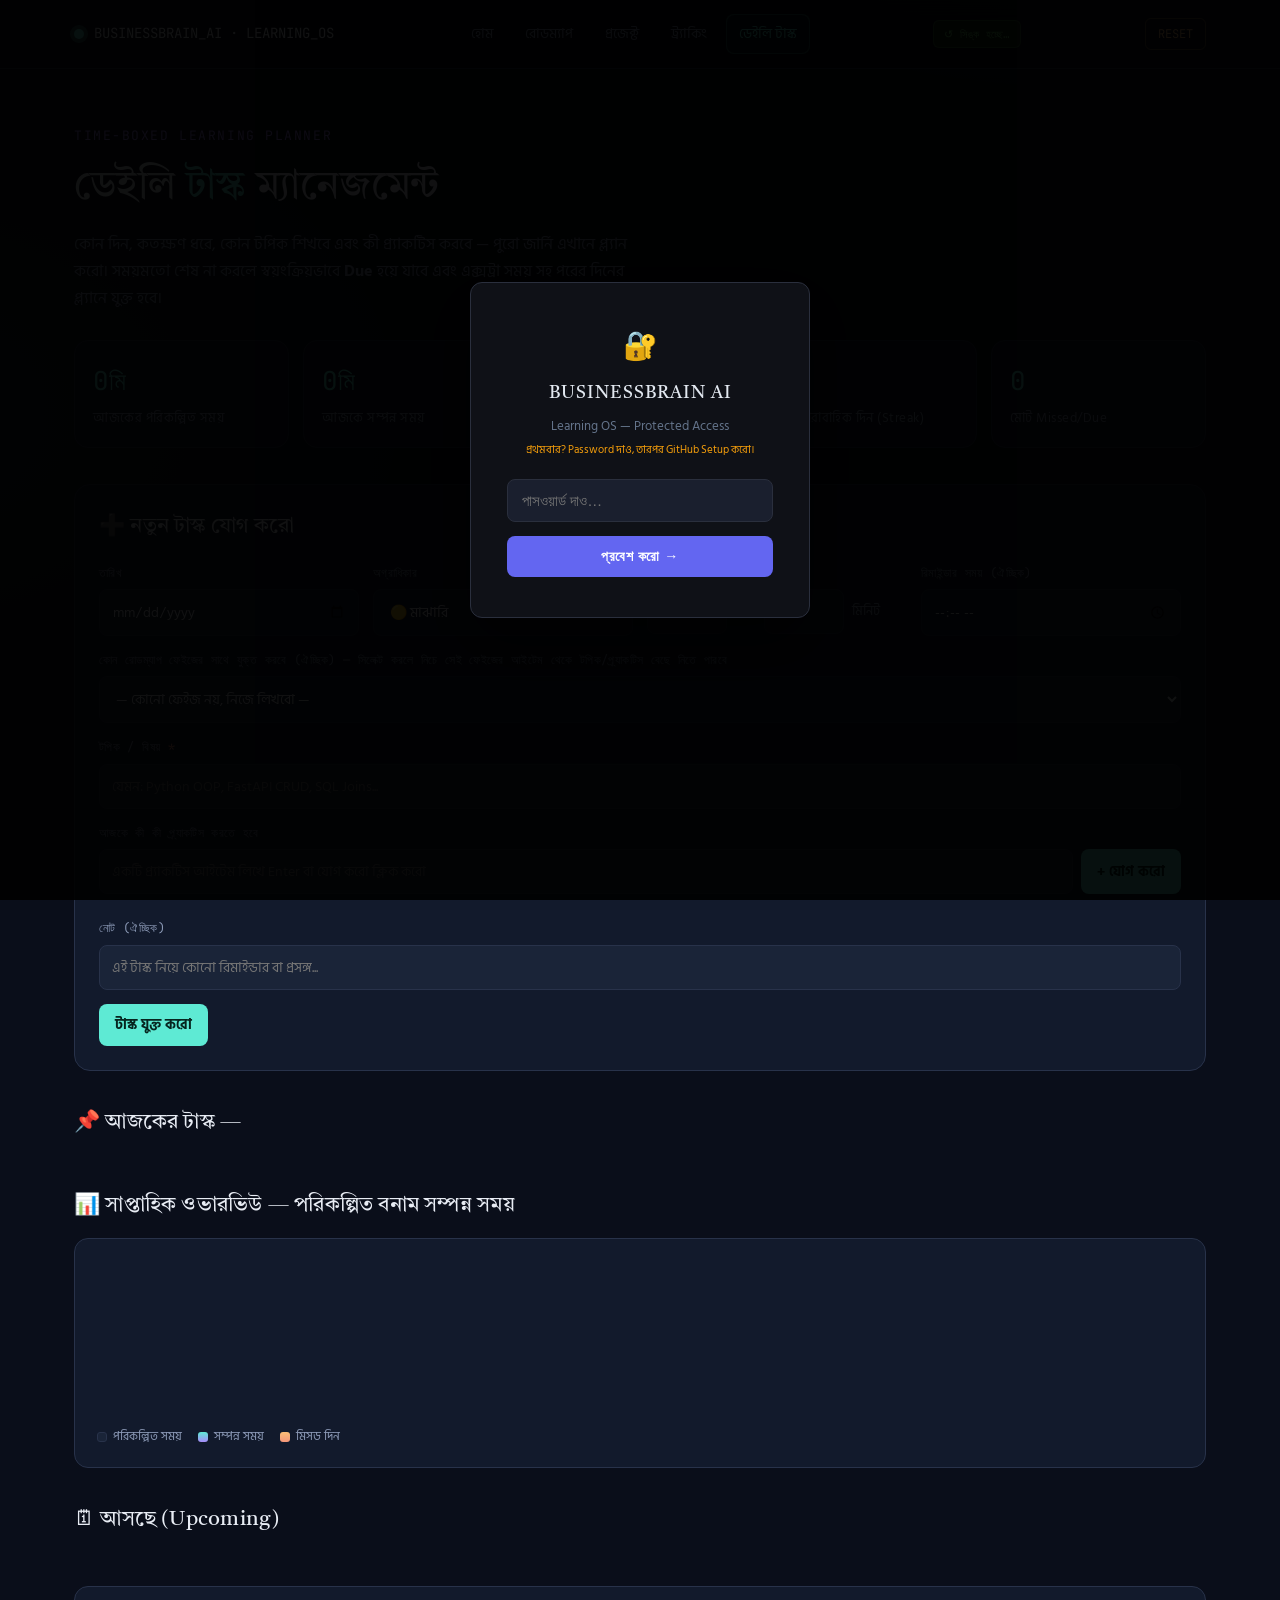
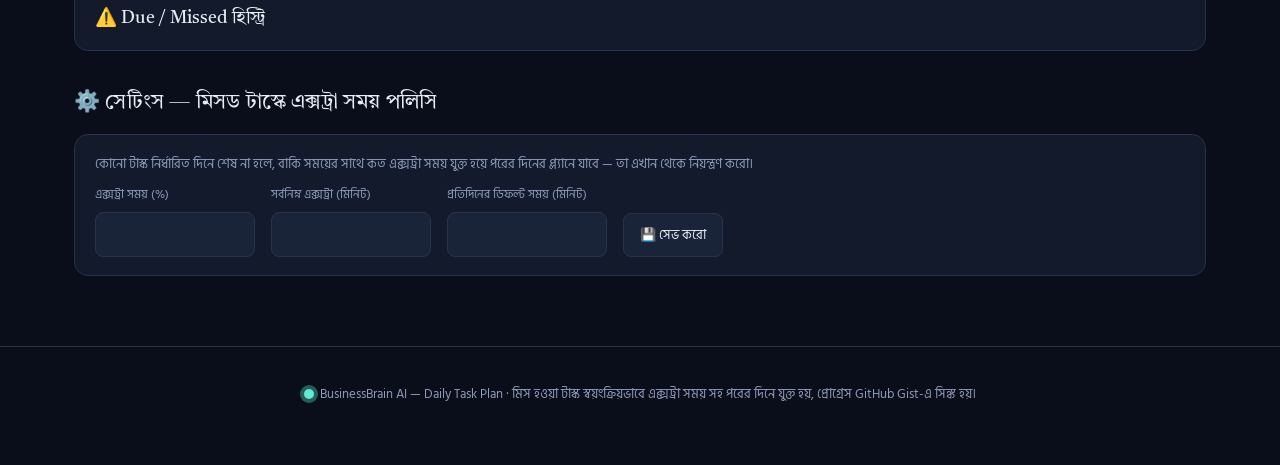
<file: tasks.html>
<!DOCTYPE html>
<html lang="bn">
<head>
<meta charset="UTF-8">
<meta name="viewport" content="width=device-width, initial-scale=1.0">
<title>ডেইলি টাস্ক — BusinessBrain AI Learning OS</title>
<link rel="stylesheet" href="assets/style.css">
</head>
<body>

<!-- ===== SHARE MODE BANNER ===== -->
<div id="shareBanner" class="share-banner" style="display:none;">
  👁️ <strong>Read-only View</strong> — তুমি শুধু এই টাস্ক প্ল্যান দেখতে পারছো, কোনো পরিবর্তন করা যাবে না।
</div>

<nav class="topnav">
  <div class="topnav-inner">
    <div class="brand"><span class="brand-dot"></span>BUSINESSBRAIN_AI · LEARNING_OS</div>
    <div class="page-links">
      <a href="index.html">হোম</a>
      <a href="roadmap.html">রোডম্যাপ</a>
      <a href="project.html">প্রজেক্ট</a>
      <a href="tracking.html">ট্র্যাকিং</a>
      <a href="tasks.html" class="active">ডেইলি টাস্ক</a>
    </div>
    <span id="bbSyncBadge" class="bb-sync-badge bb-sync-idle" style="font-size:11px;">○ GitHub</span>
    <button class="reset-btn" id="resetBtn" onclick="resetAll()">RESET</button>
  </div>
</nav>

<!-- ===== RESET OPTIONS MODAL ===== -->
<div id="resetModalOverlay" class="modal-overlay" style="display:none;" onclick="bbCloseResetModal()"></div>
<div id="resetModal" class="gh-modal" style="display:none;">
  <div class="gh-modal-head">
    <h3>🗑 রিসেট অপশন</h3>
    <button class="modal-close" onclick="bbCloseResetModal()">✕</button>
  </div>
  <p class="gh-modal-desc">কোন কোন ডেটা রিসেট করতে চাও বেছে নাও — সিলেক্ট করা ডেটা সব ডিভাইসে (GitHub Gist সহ) মুছে যাবে।</p>

  <div class="reset-option-list">
    <label class="reset-option">
      <input type="checkbox" class="reset-opt" id="resetOptProgress" checked>
      <span class="reset-box"></span>
      <div class="reset-option-body">
        <strong>✅ রোডম্যাপ প্রোগ্রেস</strong>
        <p>সব ফেইজের চেক করা স্কিল/টাস্ক — কমপ্লিশন %, লেভেল ও ETA ০-তে ফিরে যাবে।</p>
      </div>
    </label>
    <label class="reset-option">
      <input type="checkbox" class="reset-opt" id="resetOptNotes" checked>
      <span class="reset-box"></span>
      <div class="reset-option-body">
        <strong>📝 পার্সোনাল নোট</strong>
        <p>প্রতিটি ফেইজের জন্য লেখা নোট মুছে যাবে।</p>
      </div>
    </label>
    <label class="reset-option">
      <input type="checkbox" class="reset-opt" id="resetOptTime" checked>
      <span class="reset-box"></span>
      <div class="reset-option-body">
        <strong>⏱ সময় ট্র্যাকিং ও সেশন লগ</strong>
        <p>মোট সময়, ফেইজ-ভিত্তিক ব্রেকডাউন এবং সাম্প্রতিক সেশন history মুছে যাবে।</p>
      </div>
    </label>
    <label class="reset-option">
      <input type="checkbox" class="reset-opt" id="resetOptNotion">
      <span class="reset-box"></span>
      <div class="reset-option-body">
        <strong>🔗 Notion লিংক</strong>
        <p>প্রতিটি ফেইজের সাথে যুক্ত করা Notion পেজ লিংক মুছে যাবে।</p>
      </div>
    </label>
    <label class="reset-option">
      <input type="checkbox" class="reset-opt" id="resetOptTasks">
      <span class="reset-box"></span>
      <div class="reset-option-body">
        <strong>📅 ডেইলি টাস্ক প্ল্যান</strong>
        <p>সব শিডিউল করা টাস্ক, প্র্যাকটিস তালিকা এবং Due/Missed history মুছে যাবে।</p>
      </div>
    </label>
  </div>

  <div class="reset-modal-actions">
    <button class="reset-selectall-btn" onclick="bbToggleAllResetOptions()">সব সিলেক্ট/আনসিলেক্ট</button>
    <div class="reset-actions-right">
      <button class="modal-cancel-btn" onclick="bbCloseResetModal()">বাতিল</button>
      <button class="modal-danger-btn" onclick="bbConfirmReset()">নির্বাচিত ডেটা রিসেট করো</button>
    </div>
  </div>
</div>

<header class="hero">
  <div class="wrap">
    <p class="eyebrow">Time-boxed Learning Planner</p>
    <h1>ডেইলি <span class="hl">টাস্ক</span> ম্যানেজমেন্ট</h1>
    <p class="hero-sub" style="margin-bottom:28px;">কোন দিন, কতক্ষণ ধরে, কোন টপিক শিখবে এবং কী প্র্যাকটিস করবে — পুরো জার্নি এখানে প্ল্যান করো। সময়মতো শেষ না করলে স্বয়ংক্রিয়ভাবে <strong>Due</strong> হয়ে যাবে এবং এক্সট্রা সময় সহ পরের দিনের প্ল্যানে যুক্ত হবে।</p>
    <div class="stat-grid">
      <div class="stat-card"><div class="v" id="stPlanned">0মি</div><div class="l">আজকের পরিকল্পিত সময়</div></div>
      <div class="stat-card"><div class="v" id="stDone">0মি</div><div class="l">আজকে সম্পন্ন সময়</div></div>
      <div class="stat-card"><div class="v" id="stToday">0 / 0</div><div class="l">আজকের টাস্ক সম্পন্ন</div></div>
      <div class="stat-card"><div class="v" id="stStreak">0</div><div class="l">🔥 ধারাবাহিক দিন (Streak)</div></div>
      <div class="stat-card"><div class="v" id="stMissed">0</div><div class="l">মোট Missed/Due</div></div>
    </div>
  </div>
</header>

<section style="padding:0 0 36px;">
  <div class="wrap">

    <!-- ===== Due banner (dynamic) ===== -->
    <div id="dueBanner" class="due-banner" style="display:none;">
      <span class="ico">⚠️</span>
      <p id="dueBannerText"></p>
    </div>

    <!-- ===== Add / Edit Task form ===== -->
    <div class="task-section">
      <div class="task-form-card">
        <div class="task-section-head" style="margin-bottom:18px;">
          <h2 id="formTitle">➕ নতুন টাস্ক যোগ করো</h2>
        </div>

        <div class="task-form-grid">
          <div class="task-field">
            <label>তারিখ</label>
            <input type="date" id="fDate" class="task-input">
          </div>
          <div class="task-field">
            <label>অগ্রাধিকার</label>
            <select id="fPriority" class="task-select">
              <option value="high">🔴 উচ্চ</option>
              <option value="medium" selected>🟡 মাঝারি</option>
              <option value="low">🟢 নিম্ন</option>
            </select>
          </div>
          <div class="task-field">
            <label>কতক্ষণ ধরে শিখবে</label>
            <div class="task-duration-row">
              <input type="number" id="fHours" class="task-input" min="0" max="23" value="1" placeholder="ঘ">
              <span>ঘণ্টা</span>
              <input type="number" id="fMins" class="task-input" min="0" max="59" value="0" placeholder="মি">
              <span>মিনিট</span>
            </div>
          </div>
          <div class="task-field">
            <label>রিমাইন্ডার সময় (ঐচ্ছিক)</label>
            <input type="time" id="fReminder" class="task-input">
          </div>
        </div>

        <div class="task-form-grid">
          <div class="task-field task-form-full">
            <label>কোন রোডম্যাপ ফেইজের সাথে যুক্ত করবে (ঐচ্ছিক) — সিলেক্ট করলে নিচে সেই ফেইজের আইটেম থেকে টপিক/প্র্যাকটিস বেছে নিতে পারবে</label>
            <select id="fPhase" class="task-select" onchange="onPhaseChange()">
              <option value="">— কোনো ফেইজ নয়, নিজে লিখবো —</option>
            </select>
            <div id="phasePickerBox" class="phase-picker-box">
              <div style="display:flex; align-items:center; justify-content:space-between; gap:10px; flex-wrap:wrap;">
                <span style="font-size:12px; color:var(--muted);">এই ফেইজ থেকে যেগুলো আজকে/এই দিনে শিখবে সেগুলো টিক দাও</span>
                <button type="button" class="practice-add-btn" onclick="addPickedItemsToPractice()">✓ নির্বাচিতগুলো প্র্যাকটিসে যুক্ত করো</button>
              </div>
              <div id="phasePickerList" class="phase-picker-list"></div>
            </div>
          </div>
        </div>

        <div class="task-form-grid">
          <div class="task-field task-form-full">
            <label>টপিক / বিষয় <span style="color:var(--danger);">*</span></label>
            <input type="text" id="fTopic" class="task-input" list="topicSuggestions" placeholder="যেমন: Python OOP, FastAPI CRUD, SQL Joins...">
            <datalist id="topicSuggestions"></datalist>
          </div>
        </div>

        <div class="task-form-grid">
          <div class="task-field task-form-full">
            <label>আজকে কী কী প্র্যাকটিস করতে হবে</label>
            <div class="practice-add-row">
              <input type="text" id="fPracticeInput" class="task-input" placeholder="একটি প্র্যাকটিস আইটেম লিখে Enter বা যোগ করো ক্লিক করো">
              <button type="button" class="practice-add-btn" onclick="addPracticeChip()">+ যোগ করো</button>
            </div>
            <div id="practiceChipRow" class="practice-chip-row"></div>
          </div>
        </div>

        <div class="task-form-grid">
          <div class="task-field task-form-full">
            <label>নোট (ঐচ্ছিক)</label>
            <input type="text" id="fNote" class="task-input" placeholder="এই টাস্ক নিয়ে কোনো রিমাইন্ডার বা প্রসঙ্গ...">
          </div>
        </div>

        <div class="task-form-actions">
          <button type="button" class="form-submit-btn" id="formSubmitBtn" onclick="submitTaskForm()">টাস্ক যুক্ত করো</button>
          <button type="button" class="task-cancel-edit-btn" id="formCancelBtn" style="display:none;" onclick="cancelEdit()">বাতিল</button>
        </div>
      </div>
    </div>

    <!-- ===== Today's tasks ===== -->
    <div class="task-section">
      <div class="task-section-head">
        <h2>📌 আজকের টাস্ক — <span id="todayDateLabel" class="mono" style="font-size:14px; color:var(--muted);"></span></h2>
        <span class="task-section-count" id="todayCount"></span>
      </div>
      <div id="todayTaskList" class="task-list"></div>
    </div>

    <!-- ===== Weekly overview ===== -->
    <div class="task-section">
      <div class="task-section-head">
        <h2>📊 সাপ্তাহিক ওভারভিউ — পরিকল্পিত বনাম সম্পন্ন সময়</h2>
      </div>
      <div style="background:var(--surface); border:1px solid var(--border); border-radius:14px; padding:20px 22px;">
        <div id="weekChart" class="week-chart"></div>
        <div class="week-legend">
          <span><span class="dot" style="background:var(--surface-2); border:1px solid var(--border);"></span> পরিকল্পিত সময়</span>
          <span><span class="dot" style="background:linear-gradient(180deg, var(--accent), var(--accent-2));"></span> সম্পন্ন সময়</span>
          <span><span class="dot" style="background:linear-gradient(180deg, var(--warn), var(--danger));"></span> মিসড দিন</span>
        </div>
      </div>
    </div>

    <!-- ===== Upcoming agenda ===== -->
    <div class="task-section">
      <div class="task-section-head">
        <h2>🗓 আসছে (Upcoming)</h2>
        <span class="task-section-count" id="upcomingCount"></span>
      </div>
      <div id="agendaList" class="agenda-list"></div>
    </div>

    <!-- ===== Missed / Due history ===== -->
    <div class="task-section">
      <details class="phase-card">
        <summary style="cursor:pointer; padding:16px 20px; display:flex; align-items:center; justify-content:space-between; gap:12px;">
          <span style="font-family:'Tiro Bangla', serif; font-size:18px;">⚠️ Due / Missed হিস্ট্রি</span>
          <span class="task-section-count" id="missedCount"></span>
        </summary>
        <div style="padding:0 20px 18px;">
          <p style="font-size:13px; color:var(--muted); margin:0 0 14px;">এই টাস্কগুলো নির্ধারিত দিনে শেষ হয়নি — বাকি অংশ এক্সট্রা সময় সহ পরের দিনের প্ল্যানে স্বয়ংক্রিয়ভাবে যুক্ত হয়ে গেছে।</p>
          <div id="missedList" class="task-list"></div>
        </div>
      </details>
    </div>

    <!-- ===== Settings ===== -->
    <div class="task-section">
      <div class="task-section-head">
        <h2>⚙️ সেটিংস — মিসড টাস্কে এক্সট্রা সময় পলিসি</h2>
      </div>
      <div class="settings-card">
        <p style="font-size:13px; color:var(--muted); margin:0;">কোনো টাস্ক নির্ধারিত দিনে শেষ না হলে, বাকি সময়ের সাথে কত এক্সট্রা সময় যুক্ত হয়ে পরের দিনের প্ল্যানে যাবে — তা এখান থেকে নিয়ন্ত্রণ করো।</p>
        <div class="settings-row">
          <div class="settings-field">
            <label style="display:block; font-size:12px; color:var(--muted); margin-bottom:6px;">এক্সট্রা সময় (%)</label>
            <input type="number" id="sExtraPercent" class="task-input" min="0" max="200">
          </div>
          <div class="settings-field">
            <label style="display:block; font-size:12px; color:var(--muted); margin-bottom:6px;">সর্বনিম্ন এক্সট্রা (মিনিট)</label>
            <input type="number" id="sExtraMin" class="task-input" min="0" max="180">
          </div>
          <div class="settings-field">
            <label style="display:block; font-size:12px; color:var(--muted); margin-bottom:6px;">প্রতিদিনের ডিফল্ট সময় (মিনিট)</label>
            <input type="number" id="sDefaultMins" class="task-input" min="0" max="600">
          </div>
          <button class="settings-save-btn" onclick="saveSettings()">💾 সেভ করো</button>
          <span class="settings-saved-msg" id="settingsSavedMsg" style="display:none;">✓ সেভ হয়েছে</span>
        </div>
      </div>
    </div>

  </div>
</section>

<footer>
  <span class="brand-dot"></span>BusinessBrain AI — Daily Task Plan · মিস হওয়া টাস্ক স্বয়ংক্রিয়ভাবে এক্সট্রা সময় সহ পরের দিনে যুক্ত হয়, প্রোগ্রেস GitHub Gist-এ সিঙ্ক হয়।
</footer>

<script src="assets/data.js"></script>
<script>
/* =====================================================
   STATE
   ===================================================== */
let _shareMode = false;
let _editingTaskId = null;
let _tempPractices = [];   // chips currently being built for the add/edit form
let _pickedPhaseId = '';

/* =====================================================
   HELPERS
   ===================================================== */
function escapeHtml(str) {
  return String(str == null ? '' : str)
    .replace(/&/g, '&amp;').replace(/</g, '&lt;').replace(/>/g, '&gt;').replace(/"/g, '&quot;');
}
function fmtMinsShort(mins) {
  mins = mins || 0;
  const h = Math.floor(mins / 60), m = mins % 60;
  if (h > 0 && m > 0) return h + 'ঘ ' + m + 'মি';
  if (h > 0) return h + 'ঘ';
  return m + 'মি';
}
function fmtDateLabel(dateKey) {
  try {
    const d = new Date(dateKey + 'T12:00:00');
    return d.toLocaleDateString('bn-BD', { weekday: 'short', month: 'short', day: 'numeric' });
  } catch (e) { return dateKey; }
}
function phaseLabel(phaseId) {
  const phase = ROADMAP.find(p => p.id === phaseId);
  return phase ? ('Phase ' + phase.num + ' — ' + phase.title) : '';
}
function priorityIcon(p) {
  return p === 'high' ? '🔴 উচ্চ' : p === 'low' ? '🟢 নিম্ন' : '🟡 মাঝারি';
}

/* =====================================================
   FORM: phase select + topic suggestions
   ===================================================== */
function buildPhaseSelectOptions() {
  const sel = document.getElementById('fPhase');
  ROADMAP.forEach(phase => {
    const opt = document.createElement('option');
    opt.value = phase.id;
    opt.textContent = 'Phase ' + phase.num + ' — ' + phase.title;
    sel.appendChild(opt);
  });
  const dl = document.getElementById('topicSuggestions');
  ROADMAP.forEach(phase => {
    phase.items.forEach(item => {
      const opt = document.createElement('option');
      opt.value = item;
      dl.appendChild(opt);
    });
  });
}

function onPhaseChange() {
  const phaseId = document.getElementById('fPhase').value;
  _pickedPhaseId = phaseId;
  const box = document.getElementById('phasePickerBox');
  const list = document.getElementById('phasePickerList');
  if (!phaseId) { box.classList.remove('open'); list.innerHTML = ''; return; }

  const phase = ROADMAP.find(p => p.id === phaseId);
  if (!phase) { box.classList.remove('open'); return; }

  const topicField = document.getElementById('fTopic');
  if (!topicField.value.trim()) topicField.value = phase.title;

  list.innerHTML = phase.items.map((item, i) => `
    <label class="check" style="font-size:13px;">
      <input type="checkbox" class="phasePickItem" data-text="${escapeHtml(item)}">
      <span class="box"></span>
      <span class="label-text">${escapeHtml(item)}</span>
    </label>`).join('');
  box.classList.add('open');
}

function addPickedItemsToPractice() {
  document.querySelectorAll('.phasePickItem:checked').forEach(cb => {
    _tempPractices.push(cb.dataset.text);
    cb.checked = false;
  });
  renderPracticeChips();
}

/* =====================================================
   FORM: practice chips
   ===================================================== */
function addPracticeChip() {
  const inp = document.getElementById('fPracticeInput');
  const val = inp.value.trim();
  if (!val) return;
  _tempPractices.push(val);
  inp.value = '';
  renderPracticeChips();
  inp.focus();
}
function removePracticeChip(idx) {
  _tempPractices.splice(idx, 1);
  renderPracticeChips();
}
function renderPracticeChips() {
  const row = document.getElementById('practiceChipRow');
  row.innerHTML = _tempPractices.map((p, i) =>
    `<span class="practice-chip">${escapeHtml(p)}<button type="button" onclick="removePracticeChip(${i})">✕</button></span>`
  ).join('');
}

/* =====================================================
   FORM: submit / edit / cancel
   ===================================================== */
function resetForm() {
  _editingTaskId = null;
  _tempPractices = [];
  _pickedPhaseId = '';
  document.getElementById('fDate').value = bbGetTodayKey();
  document.getElementById('fPriority').value = 'medium';
  const settings = bbLoadTaskSettings();
  const defMins = settings.dailyDefaultMins || 60;
  document.getElementById('fHours').value = Math.floor(defMins / 60);
  document.getElementById('fMins').value = defMins % 60;
  document.getElementById('fReminder').value = '';
  document.getElementById('fPhase').value = '';
  document.getElementById('fTopic').value = '';
  document.getElementById('fPracticeInput').value = '';
  document.getElementById('fNote').value = '';
  document.getElementById('phasePickerBox').classList.remove('open');
  document.getElementById('phasePickerList').innerHTML = '';
  renderPracticeChips();
  document.getElementById('formTitle').textContent = '➕ নতুন টাস্ক যোগ করো';
  document.getElementById('formSubmitBtn').textContent = 'টাস্ক যুক্ত করো';
  document.getElementById('formCancelBtn').style.display = 'none';
}

function submitTaskForm() {
  if (_shareMode) return;
  const topic = document.getElementById('fTopic').value.trim();
  if (!topic) { alert('⚠️ টপিক/বিষয় লিখো।'); return; }
  const hours = parseInt(document.getElementById('fHours').value, 10) || 0;
  const mins  = parseInt(document.getElementById('fMins').value, 10) || 0;
  const plannedMins = hours * 60 + mins;
  if (plannedMins <= 0) { alert('⚠️ কতক্ষণ ধরে শিখবে তা দাও (অন্তত ১ মিনিট)।'); return; }

  const data = {
    date: document.getElementById('fDate').value || bbGetTodayKey(),
    topic: topic,
    phaseId: document.getElementById('fPhase').value || null,
    practices: _tempPractices.slice(),
    plannedMins: plannedMins,
    priority: document.getElementById('fPriority').value,
    reminderTime: document.getElementById('fReminder').value || '',
    note: document.getElementById('fNote').value.trim()
  };

  if (_editingTaskId) {
    const existing = bbGetTask(_editingTaskId);
    const patch = Object.assign({}, data);
    // edit করার সময় আগের প্র্যাকটিসের done-স্টেট যতটা সম্ভব বজায় রাখো
    if (existing && existing.practices) {
      patch.practices = data.practices.map(text => {
        const prev = existing.practices.find(p => p.text === text);
        return { text, done: prev ? prev.done : false };
      });
    } else {
      patch.practices = data.practices.map(text => ({ text, done: false }));
    }
    bbUpdateTask(_editingTaskId, patch);
  } else {
    bbAddTask(data);
  }

  resetForm();
  renderAll();
}

function editTask(id) {
  const t = bbGetTask(id);
  if (!t || _shareMode) return;
  _editingTaskId = id;
  _tempPractices = (t.practices || []).map(p => p.text);
  document.getElementById('fDate').value = t.date;
  document.getElementById('fPriority').value = t.priority || 'medium';
  document.getElementById('fHours').value = Math.floor((t.plannedMins || 0) / 60);
  document.getElementById('fMins').value = (t.plannedMins || 0) % 60;
  document.getElementById('fReminder').value = t.reminderTime || '';
  document.getElementById('fPhase').value = t.phaseId || '';
  document.getElementById('fTopic').value = t.topic || '';
  document.getElementById('fNote').value = t.note || '';
  if (t.phaseId) onPhaseChange(); else { document.getElementById('phasePickerBox').classList.remove('open'); }
  renderPracticeChips();
  document.getElementById('formTitle').textContent = '✎ টাস্ক এডিট করো';
  document.getElementById('formSubmitBtn').textContent = 'আপডেট করো';
  document.getElementById('formCancelBtn').style.display = 'inline-block';
  const formCard = document.querySelector('.task-form-card');
  if (formCard.scrollIntoView) formCard.scrollIntoView({ behavior: 'smooth', block: 'start' });
}
function cancelEdit() { resetForm(); }

function deleteTaskUI(id) {
  if (_shareMode) return;
  if (!confirm('এই টাস্কটি মুছে ফেলতে চাও? এটি আর ফিরিয়ে নেওয়া যাবে না।')) return;
  bbDeleteTask(id);
  renderAll();
}

/* =====================================================
   TIMERS (per task — mirrors the roadmap phase timer pattern)
   ===================================================== */
const _timers = {};
function toggleTaskTimer(id) { _timers[id] ? stopTaskTimer(id) : startTaskTimer(id); }
function startTaskTimer(id) {
  if (_timers[id] || _shareMode) return;
  const start = Date.now();
  const btn = document.getElementById('ttimer-btn-' + id);
  if (btn) { btn.textContent = '⏸ থামাও'; btn.classList.add('running'); }
  const interval = setInterval(() => {
    const elapsed = Math.floor((Date.now() - start) / 1000);
    const h = String(Math.floor(elapsed / 3600)).padStart(2, '0');
    const m = String(Math.floor((elapsed % 3600) / 60)).padStart(2, '0');
    const s = String(elapsed % 60).padStart(2, '0');
    const disp = document.getElementById('ttimer-display-' + id);
    if (disp) disp.textContent = h + ':' + m + ':' + s;
  }, 1000);
  _timers[id] = { start, interval };
}
function stopTaskTimer(id) {
  if (!_timers[id]) return;
  const { start, interval } = _timers[id];
  clearInterval(interval);
  delete _timers[id];
  const elapsed = Math.floor((Date.now() - start) / 1000);
  const mins = Math.max(1, Math.round(elapsed / 60));
  const btn = document.getElementById('ttimer-btn-' + id);
  if (btn) { btn.textContent = '▶ শুরু করো'; btn.classList.remove('running'); }
  const disp = document.getElementById('ttimer-display-' + id);
  if (disp) disp.textContent = '00:00:00';
  bbAddTaskMinutes(id, mins);
  renderAll();
}
function addManualTaskMinutes(id) {
  if (_shareMode) return;
  const inp = document.getElementById('tmanual-' + id);
  if (!inp) return;
  const mins = parseInt(inp.value, 10);
  if (!mins || mins < 1) return;
  bbAddTaskMinutes(id, mins);
  inp.value = '';
  renderAll();
}
function togglePracticeUI(id, idx) {
  if (_shareMode) return;
  bbTogglePractice(id, idx);
  renderAll();
}
function completeTaskUI(id) {
  if (_shareMode) return;
  bbCompleteTask(id);
  renderAll();
}
function reopenTaskUI(id) {
  if (_shareMode) return;
  bbReopenTask(id);
  renderAll();
}

/* =====================================================
   RENDER: task card builder (shared by today/missed lists)
   ===================================================== */
function buildTaskCard(t, opts) {
  opts = opts || {};
  const readOnly = opts.readOnly || _shareMode;
  const isDone = t.status === 'done';
  const isMissed = t.status === 'missed';
  const plannedMins = t.plannedMins || 0;
  const doneMins = t.doneMins || 0;
  const pct = plannedMins > 0 ? Math.min(150, Math.round((doneMins / plannedMins) * 100)) : 0;
  const over = doneMins > plannedMins && plannedMins > 0;

  const practicesHtml = (t.practices || []).map((p, i) => `
    <label class="check" style="font-size:13.5px; ${readOnly ? 'cursor:default;' : ''}">
      <input type="checkbox" ${p.done ? 'checked' : ''} ${readOnly ? 'disabled' : `onchange="togglePracticeUI('${t.id}', ${i})"`}>
      <span class="box"></span>
      <span class="label-text">${escapeHtml(p.text)}</span>
    </label>`).join('');

  const carryNote = t.carriedFrom
    ? `<div class="task-carry-note">⏪ আগের একটি মিসড টাস্ক থেকে কপি হয়েছে — +${fmtMinsShort(t.extraMins || 0)} এক্সট্রা সময় যুক্ত করা হয়েছে</div>`
    : '';

  const actionsHtml = readOnly ? '' : `
    <div class="task-card-actions">
      <button class="task-icon-btn" title="এডিট করো" onclick="editTask('${t.id}')">✎</button>
      <button class="task-icon-btn danger" title="মুছে ফেলো" onclick="deleteTaskUI('${t.id}')">🗑</button>
    </div>`;

  const timeRowHtml = (isMissed) ? `
    <div class="task-time-row">
      <span class="task-time-meta">ব্যয় হয়েছিল: <strong>${fmtMinsShort(doneMins)}</strong> / পরিকল্পিত ${fmtMinsShort(plannedMins)}</span>
      ${t.carriedTo ? '<span class="task-time-meta" style="color:var(--warn);">→ আজকের প্ল্যানে এক্সট্রা সময় সহ যুক্ত হয়েছে</span>' : ''}
    </div>` : `
    <div class="task-time-row">
      <button class="time-start-btn" id="ttimer-btn-${t.id}" ${readOnly ? 'disabled style="opacity:.5;"' : `onclick="toggleTaskTimer('${t.id}')"`}>▶ শুরু করো</button>
      <span class="time-display" id="ttimer-display-${t.id}">00:00:00</span>
      ${!readOnly ? `
      <div class="time-manual-row">
        <input type="number" class="time-manual-input" id="tmanual-${t.id}" min="1" max="999" placeholder="মিনিট">
        <button class="time-add-btn" onclick="addManualTaskMinutes('${t.id}')">+ যোগ করো</button>
      </div>` : ''}
      <div class="task-mini-progress ${over ? 'over' : ''}"><div style="width:${Math.min(100, pct)}%;"></div></div>
      <span class="task-time-meta"><strong>${fmtMinsShort(doneMins)}</strong> / ${fmtMinsShort(plannedMins)}</span>
    </div>`;

  const completeRowHtml = readOnly ? '' : (isMissed ? '' : `
    <div class="task-complete-row">
      ${isDone
        ? `<button class="task-reopen-btn" onclick="reopenTaskUI('${t.id}')">↺ আবার খুলো</button>`
        : `<button class="task-complete-btn" onclick="completeTaskUI('${t.id}')">✅ সম্পন্ন করো</button>`}
    </div>`);

  return `
    <div class="task-card priority-${t.priority || 'medium'} ${isDone ? 'is-done' : ''}">
      <div class="task-card-head">
        <div class="task-card-titles">
          <div class="task-tag-row">
            <span class="pill ${t.priority === 'high' ? 'red' : t.priority === 'low' ? 'green' : 'amber'}">${priorityIcon(t.priority)}</span>
            ${t.phaseId ? `<span class="task-phase-tag">${escapeHtml(phaseLabel(t.phaseId))}</span>` : ''}
            ${isDone ? `<span class="pill green">✓ সম্পন্ন</span>` : ''}
            ${isMissed ? `<span class="pill red">⚠ Missed — ${escapeHtml(t.date)}</span>` : ''}
            ${t.reminderTime ? `<span class="task-time-meta">⏰ ${escapeHtml(t.reminderTime)}</span>` : ''}
          </div>
          <div class="task-topic">${escapeHtml(t.topic)}</div>
          ${carryNote}
        </div>
        ${isMissed ? '' : actionsHtml}
      </div>
      ${practicesHtml ? `<div class="task-practice-list">${practicesHtml}</div>` : ''}
      ${timeRowHtml}
      ${t.note ? `<div class="task-time-meta" style="margin-top:8px;">📝 ${escapeHtml(t.note)}</div>` : ''}
      ${completeRowHtml}
    </div>`;
}

/* =====================================================
   RENDER: sections
   ===================================================== */
function renderStats() {
  const s = bbGetTaskStats();
  document.getElementById('stPlanned').textContent = fmtMinsShort(s.plannedToday);
  document.getElementById('stDone').textContent = fmtMinsShort(s.doneToday);
  document.getElementById('stToday').textContent = s.doneCount + ' / ' + s.todayCount;
  document.getElementById('stStreak').textContent = s.streak;
  document.getElementById('stMissed').textContent = s.missedCount;
  document.getElementById('todayDateLabel').textContent = fmtDateLabel(bbGetTodayKey());
}

function renderDueBanner() {
  const today = bbGetTodayKey();
  const carriedToday = bbLoadTasks().filter(t => t.date === today && t.carriedFrom);
  const banner = document.getElementById('dueBanner');
  const text = document.getElementById('dueBannerText');
  if (!carriedToday.length) { banner.style.display = 'none'; return; }
  const totalExtra = carriedToday.reduce((s, t) => s + (t.extraMins || 0), 0);
  text.innerHTML = `<strong>${carriedToday.length}টি টাস্ক</strong> আগের দিনে শেষ না হওয়ায় আজকের প্ল্যানে যুক্ত হয়েছে — মোট <strong>+${fmtMinsShort(totalExtra)}</strong> এক্সট্রা সময় সহ। নিচে "আজকের টাস্ক"-এ দেখো।`;
  banner.style.display = 'flex';
}

function renderToday() {
  const tasks = bbGetTodayTasks().sort((a, b) => {
    if (a.status === 'done' && b.status !== 'done') return 1;
    if (a.status !== 'done' && b.status === 'done') return -1;
    const order = { high: 0, medium: 1, low: 2 };
    return (order[a.priority] || 1) - (order[b.priority] || 1);
  });
  document.getElementById('todayCount').textContent = tasks.length + 'টি টাস্ক';
  const el = document.getElementById('todayTaskList');
  el.innerHTML = tasks.length
    ? tasks.map(t => buildTaskCard(t)).join('')
    : '<div class="task-empty">আজকের জন্য এখনও কোনো টাস্ক যুক্ত করা হয়নি — উপরের ফর্ম থেকে একটি যুক্ত করো।</div>';
}

function renderUpcoming() {
  const tasks = bbGetUpcomingTasks();
  document.getElementById('upcomingCount').textContent = tasks.length + 'টি টাস্ক';
  const el = document.getElementById('agendaList');
  el.innerHTML = tasks.length
    ? tasks.map(t => `
      <div class="agenda-row">
        <span class="agenda-date">${fmtDateLabel(t.date)}</span>
        <span class="pill ${t.priority === 'high' ? 'red' : t.priority === 'low' ? 'green' : 'amber'}">${priorityIcon(t.priority)}</span>
        <span class="agenda-topic">${escapeHtml(t.topic)}${t.phaseId ? ` <span style="color:var(--muted); font-size:11.5px;">(${escapeHtml(phaseLabel(t.phaseId))})</span>` : ''}</span>
        <span class="agenda-mins">${fmtMinsShort(t.plannedMins)}</span>
        ${_shareMode ? '' : `<button class="task-icon-btn" onclick="editTask('${t.id}')">✎</button><button class="task-icon-btn danger" onclick="deleteTaskUI('${t.id}')">🗑</button>`}
      </div>`).join('')
    : '<div class="task-empty">এখনও কোনো ভবিষ্যৎ টাস্ক প্ল্যান করা নেই।</div>';
}

function renderMissed() {
  const tasks = bbGetMissedTasks();
  document.getElementById('missedCount').textContent = tasks.length + 'টি';
  const el = document.getElementById('missedList');
  el.innerHTML = tasks.length
    ? tasks.map(t => buildTaskCard(t, { readOnly: true })).join('')
    : '<div class="task-empty">এখনও কোনো টাস্ক মিস হয়নি — চালিয়ে যাও! 🎉</div>';
}

function renderWeekly() {
  const data = bbGetWeeklyTaskStats(7);
  const maxMins = Math.max(60, ...data.map(d => Math.max(d.planned, d.done)));
  const el = document.getElementById('weekChart');
  el.innerHTML = data.map(d => {
    const plannedH = Math.round((d.planned / maxMins) * 100);
    const doneH = Math.round((d.done / maxMins) * 100);
    const over = d.planned > 0 && d.done > d.planned;
    const isToday = d.day === bbGetTodayKey();
    return `
      <div class="week-day">
        <div class="wv">${d.count ? fmtMinsShort(d.done) : '—'}</div>
        <div class="week-bars">
          <div class="week-bar planned" style="height:${Math.max(3, plannedH)}%;" title="পরিকল্পিত: ${fmtMinsShort(d.planned)}"></div>
          <div class="week-bar done ${over ? 'over' : ''}" style="height:${Math.max(3, doneH)}%;" title="সম্পন্ন: ${fmtMinsShort(d.done)}"></div>
        </div>
        <div class="wl" style="${isToday ? 'color:var(--accent); font-weight:600;' : ''}">${fmtDateLabel(d.day).split(',')[0]}</div>
      </div>`;
  }).join('');
}

function loadSettingsUI() {
  const s = bbLoadTaskSettings();
  document.getElementById('sExtraPercent').value = s.extraPercent;
  document.getElementById('sExtraMin').value = s.extraMinMins;
  document.getElementById('sDefaultMins').value = s.dailyDefaultMins;
}
function saveSettings() {
  if (_shareMode) return;
  bbSaveTaskSettings({
    extraPercent: Math.max(0, parseInt(document.getElementById('sExtraPercent').value, 10) || 0),
    extraMinMins: Math.max(0, parseInt(document.getElementById('sExtraMin').value, 10) || 0),
    dailyDefaultMins: Math.max(0, parseInt(document.getElementById('sDefaultMins').value, 10) || 0)
  });
  const msg = document.getElementById('settingsSavedMsg');
  msg.style.display = 'inline';
  setTimeout(() => { msg.style.display = 'none'; }, 2000);
}

function renderAll() {
  renderStats();
  renderDueBanner();
  renderToday();
  renderUpcoming();
  renderMissed();
  renderWeekly();
}

function resetAll() { bbOpenResetModal(); }

/* =====================================================
   INIT
   ===================================================== */
async function init() {
  buildPhaseSelectOptions();
  const result = await bbInitPage();
  _shareMode = result.shareMode;

  if (_shareMode) {
    document.getElementById('shareBanner').style.display = 'block';
    document.querySelectorAll('.task-form-card, .settings-card').forEach(e => e.style.display = 'none');
  } else {
    resetForm();
    loadSettingsUI();
  }

  renderAll();

  if (!_shareMode) {
    bbStartPolling(15000);
    window.addEventListener('bb:remoteUpdate', () => { renderAll(); loadSettingsUI(); });
  }
  window.addEventListener('bb:dataReset', () => { renderAll(); loadSettingsUI(); });

  // প্র্যাকটিস ইনপুটে Enter চাপলে চিপ যুক্ত হয়
  document.getElementById('fPracticeInput').addEventListener('keydown', e => {
    if (e.key === 'Enter') { e.preventDefault(); addPracticeChip(); }
  });
}
init();
</script>
</body>
</html>
</file>
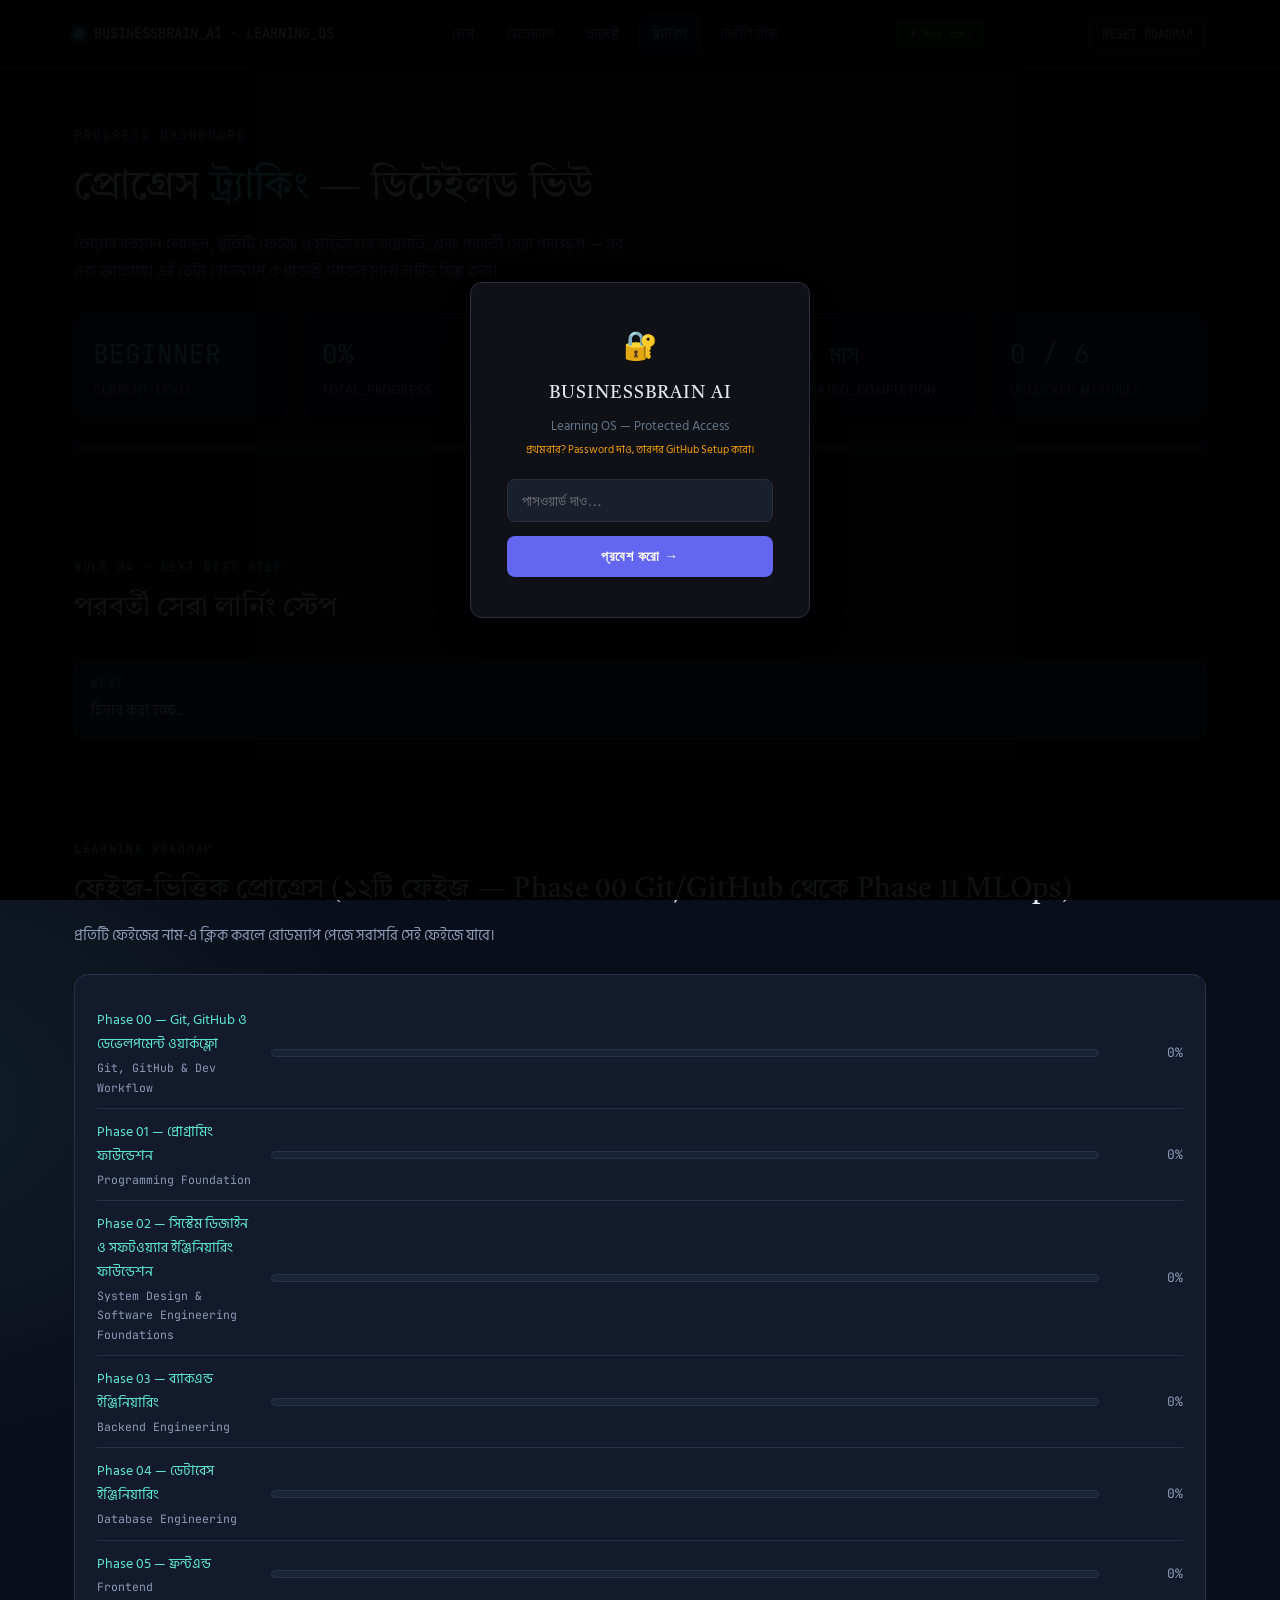
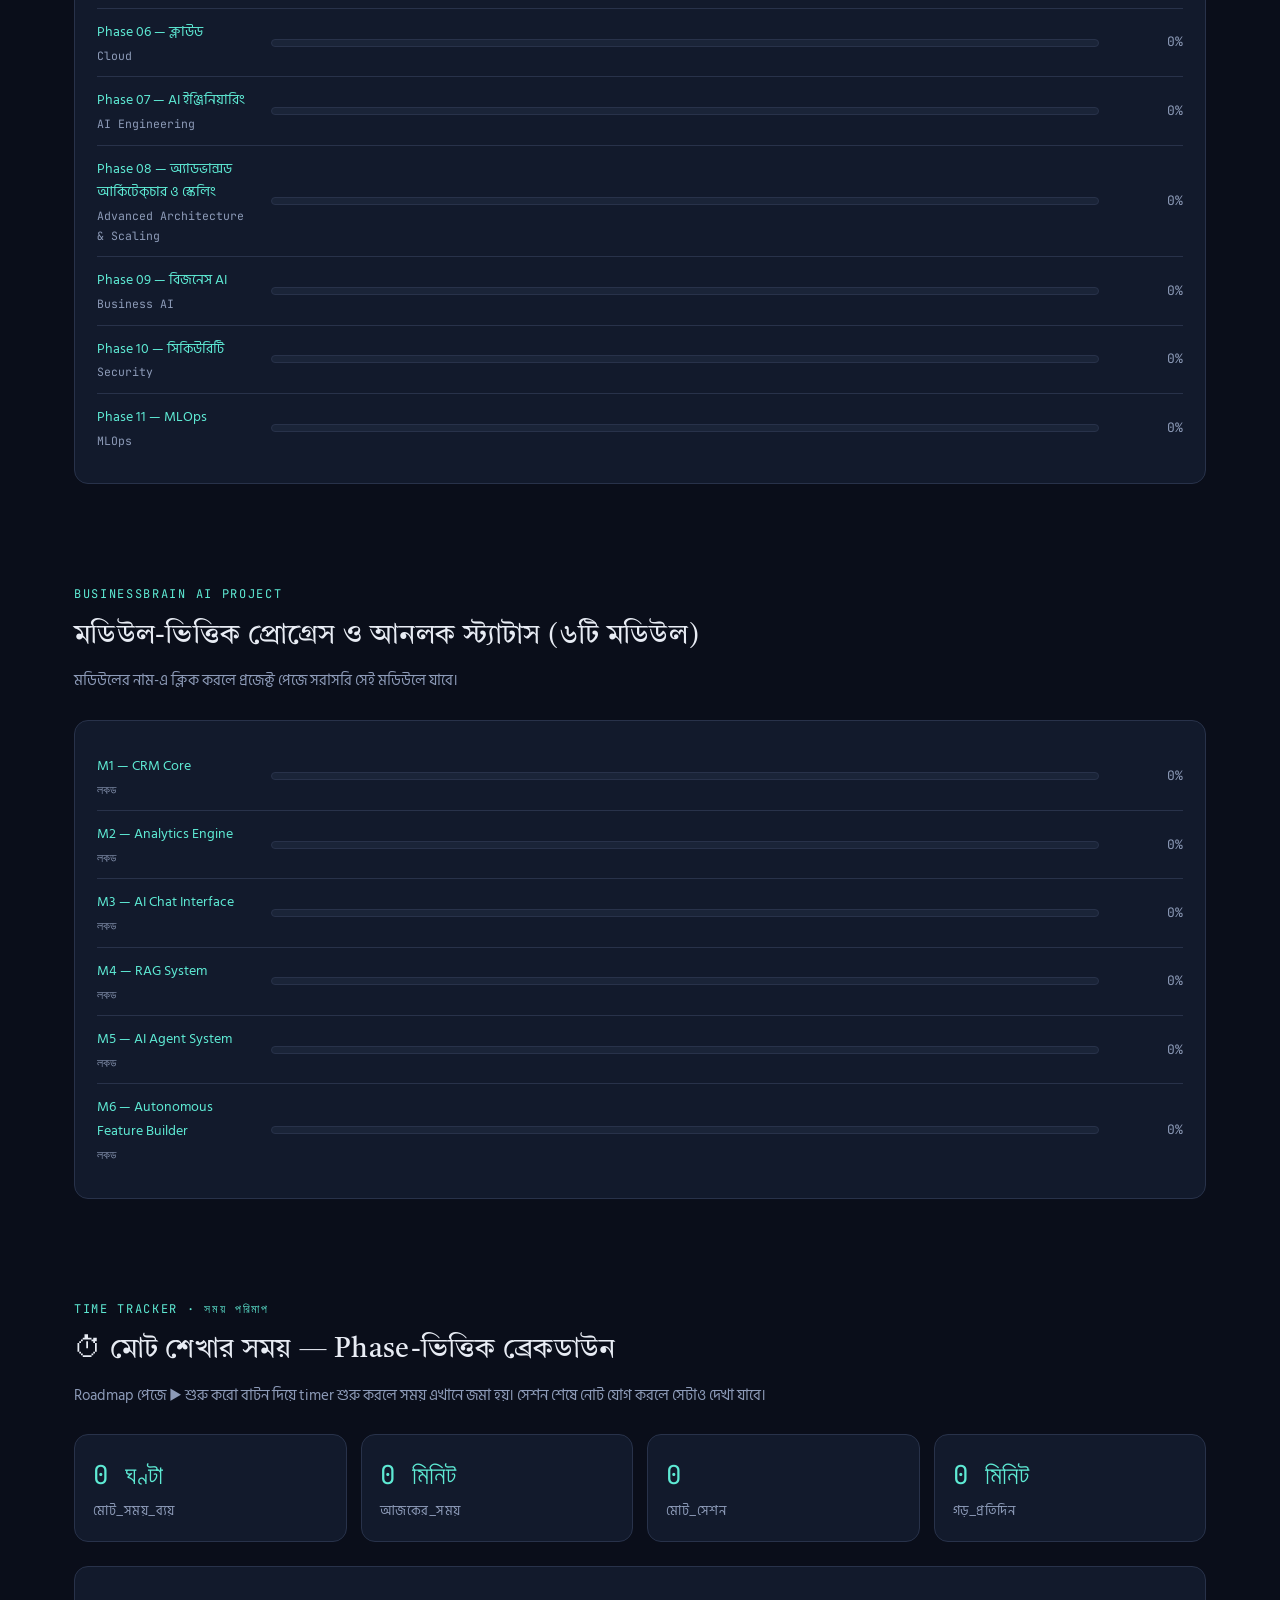
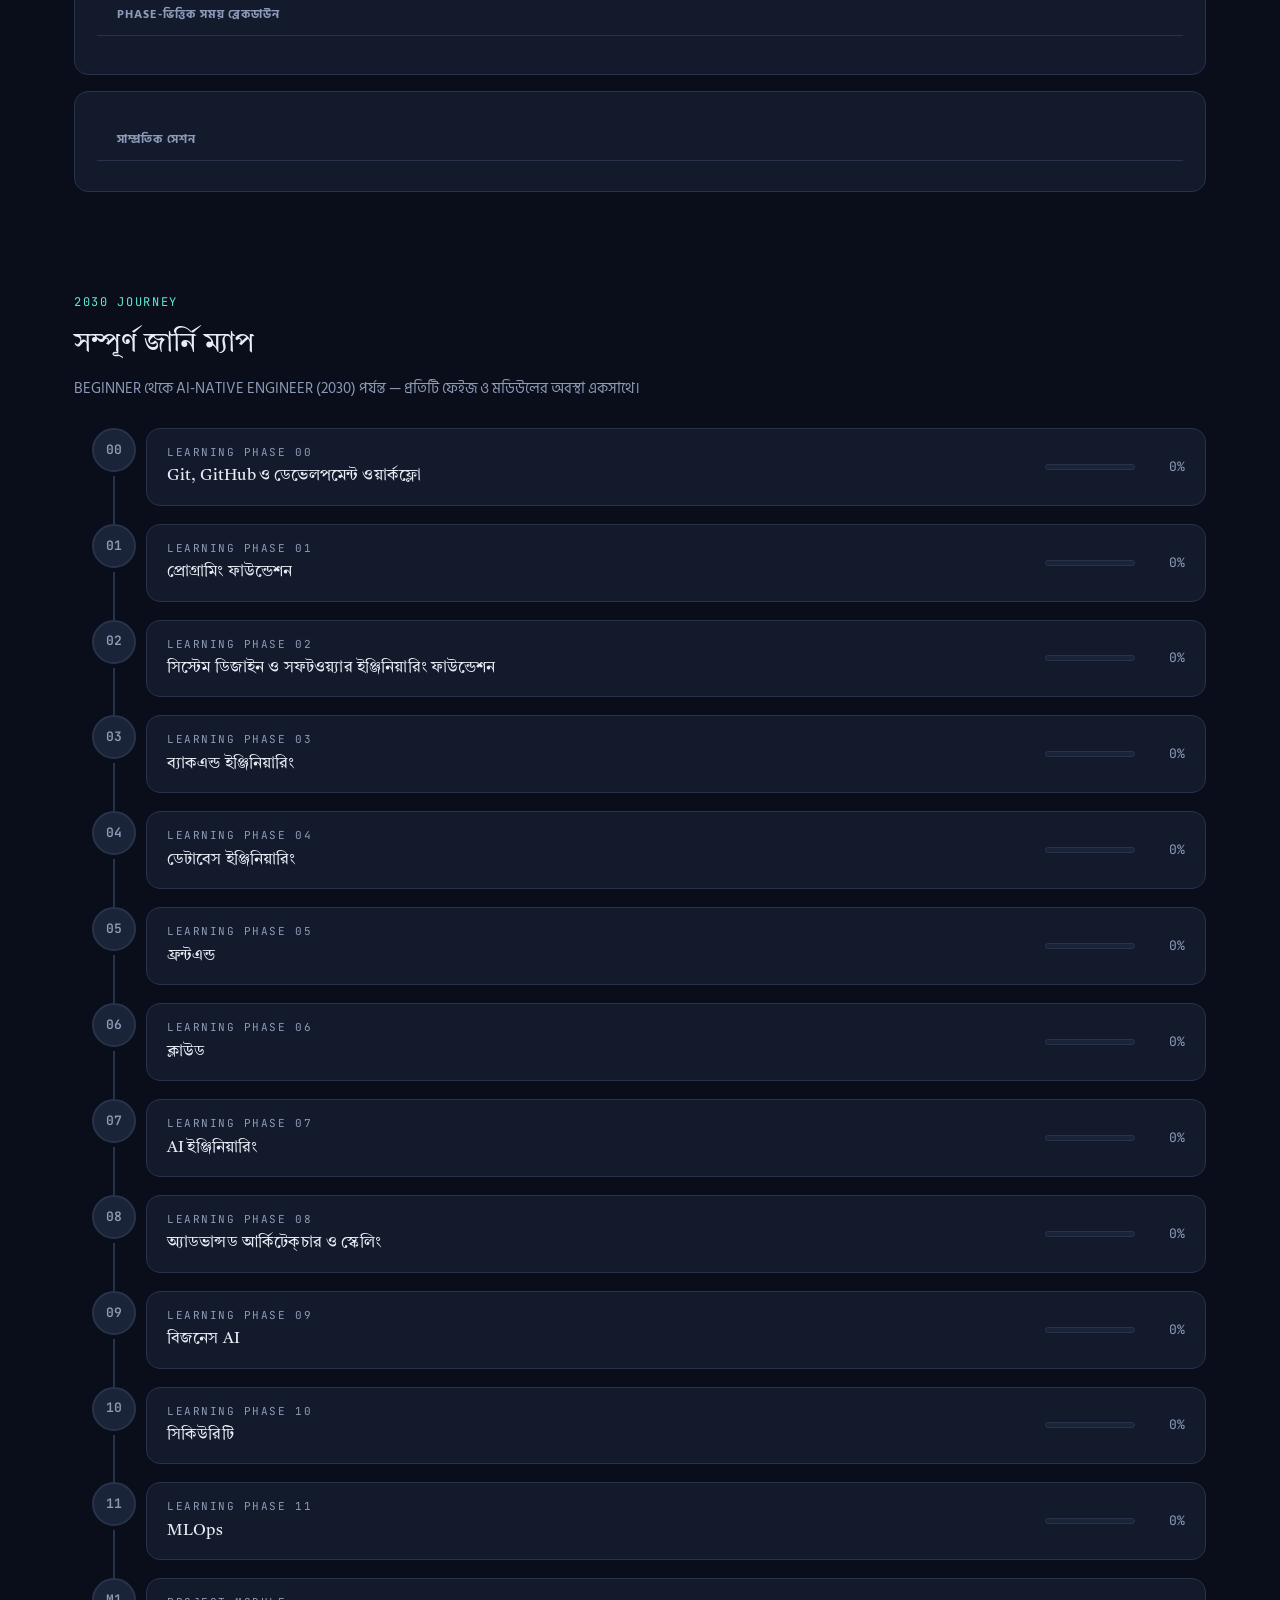
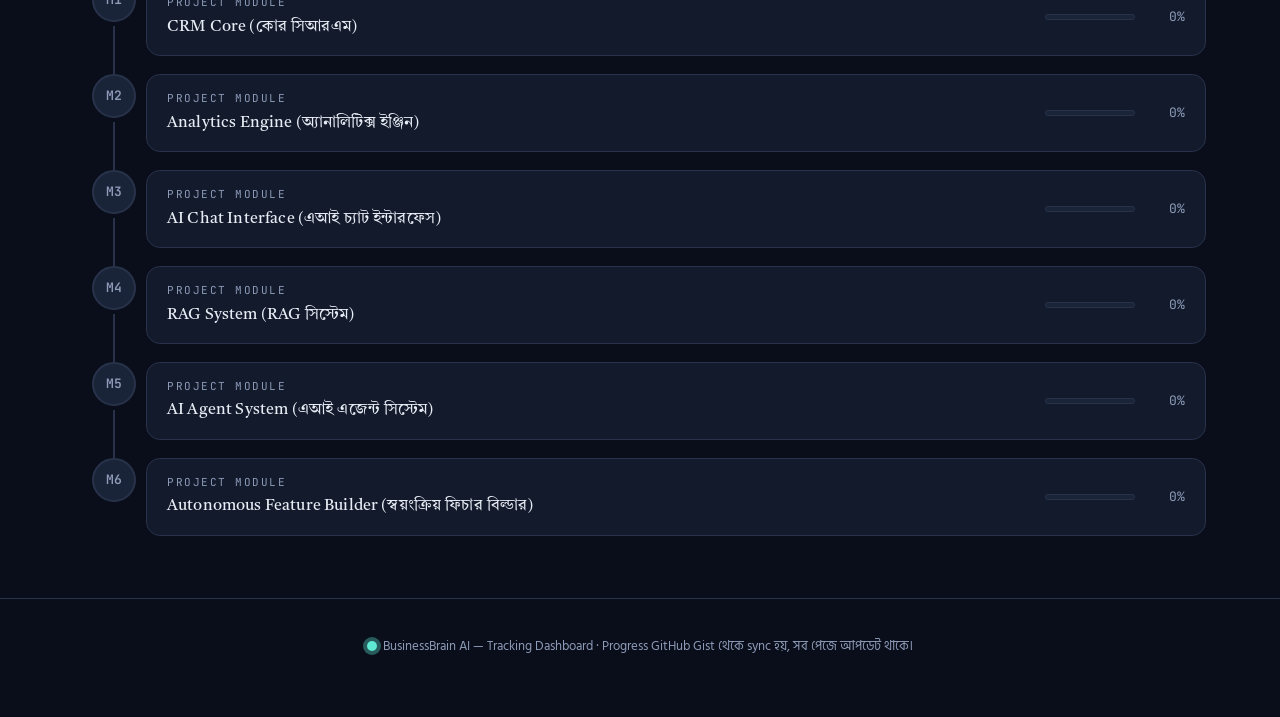
<file: tracking.html>
<!DOCTYPE html>
<html lang="bn">
<head>
<meta charset="UTF-8">
<meta name="viewport" content="width=device-width, initial-scale=1.0">
<title>ট্র্যাকিং — BusinessBrain AI Learning OS</title>
<link rel="stylesheet" href="assets/style.css">
</head>
<body>

<nav class="topnav">
  <div class="topnav-inner">
    <div class="brand"><span class="brand-dot"></span>BUSINESSBRAIN_AI · LEARNING_OS</div>
    <div class="page-links">
      <a href="index.html">হোম</a>
      <a href="roadmap.html">রোডম্যাপ</a>
      <a href="project.html">প্রজেক্ট</a>
      <a href="tracking.html" class="active">ট্র্যাকিং</a>
      <a href="tasks.html">ডেইলি টাস্ক</a>
    </div>
    <span id="bbSyncBadge" class="bb-sync-badge bb-sync-idle" style="font-size:11px;">○ GitHub</span>
    <button class="reset-btn" onclick="resetAll()">RESET ROADMAP</button>
  </div>
</nav>

<!-- ===== RESET OPTIONS MODAL ===== -->
<div id="resetModalOverlay" class="modal-overlay" style="display:none;" onclick="bbCloseResetModal()"></div>
<div id="resetModal" class="gh-modal" style="display:none;">
  <div class="gh-modal-head">
    <h3>🗑 রিসেট অপশন</h3>
    <button class="modal-close" onclick="bbCloseResetModal()">✕</button>
  </div>
  <p class="gh-modal-desc">কোন কোন ডেটা রিসেট করতে চাও বেছে নাও — সিলেক্ট করা ডেটা সব ডিভাইসে (GitHub Gist সহ) মুছে যাবে।</p>

  <div class="reset-option-list">
    <label class="reset-option">
      <input type="checkbox" class="reset-opt" id="resetOptProgress" checked>
      <span class="reset-box"></span>
      <div class="reset-option-body">
        <strong>✅ রোডম্যাপ প্রোগ্রেস</strong>
        <p>সব ফেইজের চেক করা স্কিল/টাস্ক — কমপ্লিশন %, লেভেল ও ETA ০-তে ফিরে যাবে।</p>
      </div>
    </label>
    <label class="reset-option">
      <input type="checkbox" class="reset-opt" id="resetOptNotes" checked>
      <span class="reset-box"></span>
      <div class="reset-option-body">
        <strong>📝 পার্সোনাল নোট</strong>
        <p>প্রতিটি ফেইজের জন্য লেখা নোট মুছে যাবে।</p>
      </div>
    </label>
    <label class="reset-option">
      <input type="checkbox" class="reset-opt" id="resetOptTime" checked>
      <span class="reset-box"></span>
      <div class="reset-option-body">
        <strong>⏱ সময় ট্র্যাকিং ও সেশন লগ</strong>
        <p>মোট সময়, ফেইজ-ভিত্তিক ব্রেকডাউন এবং সাম্প্রতিক সেশন history মুছে যাবে।</p>
      </div>
    </label>
    <label class="reset-option">
      <input type="checkbox" class="reset-opt" id="resetOptNotion">
      <span class="reset-box"></span>
      <div class="reset-option-body">
        <strong>🔗 Notion লিংক</strong>
        <p>প্রতিটি ফেইজের সাথে যুক্ত করা Notion পেজ লিংক মুছে যাবে।</p>
      </div>
    </label>
    <label class="reset-option">
      <input type="checkbox" class="reset-opt" id="resetOptTasks">
      <span class="reset-box"></span>
      <div class="reset-option-body">
        <strong>📅 ডেইলি টাস্ক প্ল্যান</strong>
        <p>সব শিডিউল করা টাস্ক, প্র্যাকটিস তালিকা এবং Due/Missed history মুছে যাবে।</p>
      </div>
    </label>
  </div>

  <div class="reset-modal-actions">
    <button class="reset-selectall-btn" onclick="bbToggleAllResetOptions()">সব সিলেক্ট/আনসিলেক্ট</button>
    <div class="reset-actions-right">
      <button class="modal-cancel-btn" onclick="bbCloseResetModal()">বাতিল</button>
      <button class="modal-danger-btn" onclick="bbConfirmReset()">নির্বাচিত ডেটা রিসেট করো</button>
    </div>
  </div>
</div>

<header class="hero">
  <div class="wrap">
    <p class="eyebrow">Progress Dashboard</p>
    <h1>প্রোগ্রেস <span class="hl">ট্র্যাকিং</span> — ডিটেইলড ভিউ</h1>
    <p class="hero-sub" style="margin-bottom:28px;">তোমার বর্তমান লেভেল, প্রতিটি ফেইজ ও মডিউলের অগ্রগতি, এবং পরবর্তী সেরা পদক্ষেপ — সব এক জায়গায়। এই ডেটা রোডম্যাপ ও প্রজেক্ট পেজের সাথে লাইভ সিঙ্ক করা।</p>
    <div class="stat-grid">
      <div class="stat-card"><div class="v" id="levelOut">BEGINNER</div><div class="l">CURRENT_LEVEL</div></div>
      <div class="stat-card"><div class="v" id="progressOut">0%</div><div class="l">TOTAL_PROGRESS</div></div>
      <div class="stat-card"><div class="v" id="countOut">0 / 0</div><div class="l">CHECKED ITEMS</div></div>
      <div class="stat-card"><div class="v" id="etaOut">36 মাস</div><div class="l">ESTIMATED_COMPLETION</div></div>
      <div class="stat-card"><div class="v" id="moduleOut">0 / 6</div><div class="l">UNLOCKED MODULES</div></div>
    </div>
    <div class="progress-track" style="margin-top:22px;"><div class="progress-fill" id="progressFill"></div></div>
  </div>
</header>

<!-- ===================== NEXT STEP ===================== -->
<section id="nextstep">
  <div class="wrap">
    <div class="section-head">
      <p class="section-tag">Rule 04 · Next Best Step</p>
      <h2>পরবর্তী সেরা লার্নিং স্টেপ</h2>
    </div>
    <div class="build-box" id="nextStepBox" style="font-size:15px;">
      <span class="label">NEXT</span>
      হিসাব করা হচ্ছে...
    </div>
  </div>
</section>

<!-- ===================== ROADMAP PROGRESS ===================== -->
<section id="roadmap-progress">
  <div class="wrap">
    <div class="section-head">
      <p class="section-tag">Learning Roadmap</p>
      <h2>ফেইজ-ভিত্তিক প্রোগ্রেস (১২টি ফেইজ — Phase 00 Git/GitHub থেকে Phase 11 MLOps)</h2>
      <p class="section-desc">প্রতিটি ফেইজের নাম-এ ক্লিক করলে রোডম্যাপ পেজে সরাসরি সেই ফেইজে যাবে।</p>
    </div>
    <div class="track-card">
      <div id="phaseRows"></div>
    </div>
  </div>
</section>

<!-- ===================== MODULE PROGRESS ===================== -->
<section id="module-progress">
  <div class="wrap">
    <div class="section-head">
      <p class="section-tag">BusinessBrain AI Project</p>
      <h2>মডিউল-ভিত্তিক প্রোগ্রেস ও আনলক স্ট্যাটাস (৬টি মডিউল)</h2>
      <p class="section-desc">মডিউলের নাম-এ ক্লিক করলে প্রজেক্ট পেজে সরাসরি সেই মডিউলে যাবে।</p>
    </div>
    <div class="track-card">
      <div id="moduleRows"></div>
    </div>
  </div>
</section>

<!-- ===================== TIME TRACKER ===================== -->
<section id="time-tracker">
  <div class="wrap">
    <div class="section-head">
      <p class="section-tag">Time Tracker · সময় পরিমাপ</p>
      <h2>⏱ মোট শেখার সময় — Phase-ভিত্তিক ব্রেকডাউন</h2>
      <p class="section-desc">Roadmap পেজে ▶ শুরু করো বাটন দিয়ে timer শুরু করলে সময় এখানে জমা হয়। সেশন শেষে নোট যোগ করলে সেটাও দেখা যাবে।</p>
    </div>

    <!-- 4-card summary stats -->
    <div class="stat-grid" style="margin-bottom:24px;">
      <div class="stat-card"><div class="v" id="ttTotalTime">0 ঘণ্টা</div><div class="l">মোট_সময়_ব্যয়</div></div>
      <div class="stat-card"><div class="v" id="ttTodayTime">0 মিনিট</div><div class="l">আজকের_সময়</div></div>
      <div class="stat-card"><div class="v" id="ttSessions">0</div><div class="l">মোট_সেশন</div></div>
      <div class="stat-card"><div class="v" id="ttAvgDaily">0 মিনিট</div><div class="l">গড়_প্রতিদিন</div></div>
    </div>

    <!-- Phase breakdown table -->
    <div class="track-card" style="margin-bottom:16px;">
      <div style="padding:16px 20px 10px; font-size:12px; color:var(--muted); font-weight:700; letter-spacing:.08em; text-transform:uppercase; border-bottom:1px solid var(--border);">Phase-ভিত্তিক সময় ব্রেকডাউন</div>
      <div id="ttPhaseRows" style="padding:8px 0;"></div>
    </div>

    <!-- Recent sessions list -->
    <div class="track-card" id="ttSessionsCard">
      <div style="padding:16px 20px 10px; font-size:12px; color:var(--muted); font-weight:700; letter-spacing:.08em; text-transform:uppercase; border-bottom:1px solid var(--border);">সাম্প্রতিক সেশন</div>
      <div id="ttSessionsList" style="padding:4px 0;"></div>
      <div id="ttNoSessions" style="padding:24px 20px; color:var(--muted); font-size:13.5px; display:none;">এখনও কোনো সেশন নেই। Roadmap পেজে ▶ শুরু করো বাটনে ক্লিক করো।</div>
    </div>
  </div>
</section>

<!-- ===================== JOURNEY MAP ===================== -->
<section id="journey">
  <div class="wrap">
    <div class="section-head">
      <p class="section-tag">2030 Journey</p>
      <h2>সম্পূর্ণ জার্নি ম্যাপ</h2>
      <p class="section-desc">BEGINNER থেকে AI-NATIVE ENGINEER (2030) পর্যন্ত — প্রতিটি ফেইজ ও মডিউলের অবস্থা একসাথে।</p>
    </div>
    <div class="timeline" id="journeyTimeline"></div>
  </div>
</section>

<footer>
  <span class="brand-dot"></span>BusinessBrain AI — Tracking Dashboard · Progress GitHub Gist থেকে sync হয়, সব পেজে আপডেট থাকে।
</footer>

<script src="assets/data.js"></script>
<script>
const phaseRows = document.getElementById('phaseRows');
const moduleRows = document.getElementById('moduleRows');
const journeyTimeline = document.getElementById('journeyTimeline');

ROADMAP.forEach(phase => {
  const row = document.createElement('div');
  row.className = 'track-row';
  row.innerHTML = `
    <div class="name">
      <a href="roadmap.html">Phase ${phase.num} — ${phase.title}</a>
      <span class="sub">${phase.titleEn}</span>
    </div>
    <div class="track-bar"><div id="bar-${phase.id}"></div></div>
    <div class="track-pct" id="pct-${phase.id}">0%</div>
  `;
  phaseRows.appendChild(row);
});

MODULES.forEach(mod => {
  const row = document.createElement('div');
  row.className = 'track-row';
  row.innerHTML = `
    <div class="name">
      <a href="project.html#${mod.id}">${mod.code} — ${mod.name}</a>
      <span class="sub" id="lock-${mod.id}">লকড</span>
    </div>
    <div class="track-bar"><div id="bar-${mod.id}"></div></div>
    <div class="track-pct" id="pct-${mod.id}">0%</div>
  `;
  moduleRows.appendChild(row);
});

/* Journey map — 10 phase nodes + 6 module nodes */
function buildJourneyNode(label, idPrefix, isModule){
  const div = document.createElement('div');
  div.className = 'phase';
  div.innerHTML = `
    <div class="phase-node" id="jnode-${idPrefix}">${isModule ? idPrefix.toUpperCase() : label.num}</div>
    <div class="phase-card" style="padding:14px 20px; display:flex; align-items:center; justify-content:space-between; gap:16px; flex-wrap:wrap;">
      <div class="phase-title">
        <span class="phase-label">${isModule ? 'Project Module' : 'Learning Phase ' + label.num}</span>
        <h3 style="font-size:16px;">${isModule ? label.name + ' (' + label.name_bn + ')' : label.title}</h3>
      </div>
      <div class="phase-meta">
        <div class="mini-progress"><div class="mini-fill" id="jfill-${idPrefix}"></div></div>
        <span class="mini-pct" id="jpct-${idPrefix}">0%</span>
      </div>
    </div>
  `;
  return div;
}
ROADMAP.forEach(phase => journeyTimeline.appendChild(buildJourneyNode(phase, phase.id, false)));
MODULES.forEach(mod => journeyTimeline.appendChild(buildJourneyNode(mod, mod.id, true)));

function render(){
  const s = bbComputeStats();

  document.getElementById('progressFill').style.width = s.overallPct + '%';
  document.getElementById('progressOut').textContent = s.overallPct + '%';
  document.getElementById('countOut').textContent = s.totalChecked + ' / ' + s.totalAll;
  document.getElementById('levelOut').textContent = s.level;
  document.getElementById('etaOut').textContent = s.etaMonths + ' মাস';

  ROADMAP.forEach(phase => {
    const p = s.perPhase[phase.id];
    document.getElementById('bar-' + phase.id).style.width = p.pct + '%';
    document.getElementById('pct-' + phase.id).textContent = p.pct + '%';
    document.getElementById('jfill-' + phase.id).style.width = p.pct + '%';
    document.getElementById('jpct-' + phase.id).textContent = p.pct + '%';
    const jnode = document.getElementById('jnode-' + phase.id);
    jnode.classList.remove('active','complete');
    if(p.pct === 100) jnode.classList.add('complete');
    else if(p.pct > 0) jnode.classList.add('active');
  });

  let unlockedCount = 0;
  MODULES.forEach(mod => {
    const m = s.perModule[mod.id];
    document.getElementById('bar-' + mod.id).style.width = m.pct + '%';
    document.getElementById('pct-' + mod.id).textContent = m.pct + '%';
    document.getElementById('jfill-' + mod.id).style.width = m.pct + '%';
    document.getElementById('jpct-' + mod.id).textContent = m.pct + '%';
    document.getElementById('lock-' + mod.id).textContent = m.unlocked ? 'আনলকড' : `লকড — ${m.requiredProgress}% রেডি`;

    const jnode = document.getElementById('jnode-' + mod.id);
    jnode.classList.remove('active','complete');
    if(m.pct === 100) jnode.classList.add('complete');
    else if(m.unlocked || m.pct > 0) jnode.classList.add('active');

    if(m.unlocked) unlockedCount++;
  });
  document.getElementById('moduleOut').textContent = unlockedCount + ' / ' + MODULES.length;

  /* Time tracker section */
  renderTimeSection();

  // Next best step
  let nextPhase = ROADMAP.find(ph => s.perPhase[ph.id].pct < 100);
  const box = document.getElementById('nextStepBox');
  if(!nextPhase){
    box.innerHTML = `<span class="label">NEXT</span> 🎉 সব ফেইজ সম্পন্ন! তুমি এখন <strong>AI-NATIVE ENGINEER (2030)</strong> লেভেলে — এখন Autonomous Feature Builder পলিশ করো এবং রিয়েল ইউজার দিয়ে টেস্ট করো।`;
  } else {
    const p = s.perPhase[nextPhase.id];
    // find first unchecked item
    const stateNow = bbLoadProgress();
    let nextItem = null;
    for(let i=0;i<nextPhase.items.length;i++){
      if(!bbIsChecked(stateNow, nextPhase.id + '-i' + i)){ nextItem = nextPhase.items[i]; break; }
    }
    box.innerHTML = `<span class="label">NEXT</span>
      <strong>Phase ${nextPhase.num} — ${nextPhase.title}</strong> (${p.pct}% সম্পন্ন)।
      পরবর্তী স্কিল: <strong>${nextItem}</strong>।
      বিস্তারিত "কোথায় ও কীভাবে শিখবে" দেখো <a href="roadmap.html">রোডম্যাপ পেজে</a>।
      এই ফেইজ শেষ হলে: <em>${nextPhase.buildTask}</em>`;
  }
}

function fmtMins(mins) {
  if (!mins) return '0 মিনিট';
  const h = Math.floor(mins / 60), m = mins % 60;
  if (h > 0 && m > 0) return h + ' ঘণ্টা ' + m + ' মিনিট';
  if (h > 0) return h + ' ঘণ্টা';
  return m + ' মিনিট';
}
function fmtMinsShort(mins) {
  if (!mins) return '0মি';
  const h = Math.floor(mins / 60), m = mins % 60;
  if (h > 0 && m > 0) return h + 'ঘ ' + m + 'মি';
  if (h > 0) return h + 'ঘ';
  return m + 'মি';
}
function fmtDate(isoStr) {
  try {
    const d = new Date(isoStr);
    return d.toLocaleDateString('bn-BD', { month: 'short', day: 'numeric' }) + ', ' +
           d.toLocaleTimeString('bn-BD', { hour: '2-digit', minute: '2-digit' });
  } catch(e) { return isoStr; }
}

function renderTimeSection() {
  const stats = bbGetTimeStats();
  const totalMins = stats.totalMins;

  /* Summary stats */
  const h = Math.floor(totalMins / 60), m = totalMins % 60;
  document.getElementById('ttTotalTime').textContent =
    totalMins === 0 ? '0 মিনিট' : (h > 0 ? (h + 'ঘ ' + m + 'মি') : (m + ' মিনিট'));

  const todayKey = new Date().toISOString().slice(0,10);
  const todayMins = stats.perDay[todayKey] || 0;
  document.getElementById('ttTodayTime').textContent = fmtMinsShort(todayMins);

  const totalSessions = bbGetTotalSessions();
  document.getElementById('ttSessions').textContent = totalSessions;

  const dayCount = stats.days.length;
  const avgMins = dayCount > 0 ? Math.round(totalMins / dayCount) : 0;
  document.getElementById('ttAvgDaily').textContent = fmtMinsShort(avgMins);

  /* Phase breakdown rows */
  const phaseRowsEl = document.getElementById('ttPhaseRows');
  const maxPhaseMins = Math.max(1, ...ROADMAP.map(p => stats.perPhase[p.id] || 0));
  phaseRowsEl.innerHTML = ROADMAP.map(phase => {
    const pMins = stats.perPhase[phase.id] || 0;
    const barW = Math.round((pMins / maxPhaseMins) * 100);
    const pct = totalMins > 0 ? Math.round((pMins / totalMins) * 100) : 0;
    return '<div class="track-row" style="align-items:center;">' +
      '<div class="name" style="min-width:0;">' +
        '<a href="roadmap.html" style="font-size:13.5px;">Phase ' + phase.num + ' — ' + phase.title + '</a>' +
        '<span class="sub">' + phase.titleEn + '</span>' +
      '</div>' +
      '<div class="track-bar" style="flex:1;">' +
        '<div style="height:100%;width:' + barW + '%;background:' +
          (pMins > 0 ? '#34d399' : 'var(--border)') + ';border-radius:4px;transition:width .4s;"></div>' +
      '</div>' +
      '<div class="track-pct" style="min-width:90px;text-align:right;color:' +
        (pMins > 0 ? 'var(--text)' : 'var(--muted)') + ';">' +
        fmtMinsShort(pMins) +
        (pMins > 0 ? ' <span style="color:var(--muted);font-size:11px;">(' + pct + '%)</span>' : '') +
      '</div>' +
    '</div>';
  }).join('');

  /* Recent sessions list */
  const sessions = bbGetSessions(20);
  const listEl = document.getElementById('ttSessionsList');
  const noEl = document.getElementById('ttNoSessions');
  if (!sessions.length) {
    listEl.innerHTML = '';
    noEl.style.display = 'block';
    return;
  }
  noEl.style.display = 'none';
  listEl.innerHTML = sessions.map(function(s) {
    const phase = ROADMAP.find(p => p.id === s.phaseId);
    const phaseName = phase ? ('Phase ' + phase.num + ' — ' + phase.title) : s.phaseId;
    return '<div style="display:flex;gap:12px;align-items:flex-start;padding:12px 20px;border-bottom:1px solid var(--border);">' +
      '<div style="min-width:44px;padding-top:2px;">' +
        '<span style="background:var(--surface-2);border:1px solid var(--border);border-radius:6px;' +
          'font-size:12px;font-weight:700;padding:3px 7px;color:#34d399;">' +
          fmtMinsShort(s.mins) +
        '</span>' +
      '</div>' +
      '<div style="flex:1;min-width:0;">' +
        '<div style="font-size:13px;font-weight:600;color:var(--text);margin-bottom:2px;">' + phaseName + '</div>' +
        (s.note ? '<div style="font-size:13px;color:var(--muted);line-height:1.5;margin-bottom:3px;">' + s.note + '</div>' : '') +
        '<div style="font-size:11px;color:var(--muted);opacity:.7;">' + fmtDate(s.ts) + '</div>' +
      '</div>' +
    '</div>';
  }).join('');
}

function resetAll(){
  bbOpenResetModal();
}

async function init() {
  const result = await bbInitPage();
  // share mode: looks normal, no saving
  render();
  /* Real-time cross-device sync */
  if (!result.shareMode) {
    bbStartPolling(15000);
    window.addEventListener('bb:remoteUpdate', () => render());
  }
  window.addEventListener('bb:dataReset', () => render());
}
init();
</script>
</body>
</html>
</file>
<file: assets/style.css>
@import url('https://fonts.googleapis.com/css2?family=Tiro+Bangla:ital@0;1&family=Hind+Siliguri:wght@300;400;500;600;700&family=JetBrains+Mono:wght@400;500;700&display=swap');

:root{
  --bg:#0a0e1a;
  --surface:#121a2c;
  --surface-2:#1a2438;
  --border:#28324a;
  --text:#e8ecf4;
  --muted:#8d9bb8;
  --accent:#5eead4;
  --accent-2:#a78bfa;
  --warn:#fbbf77;
  --danger:#f4977a;
  --done-glow: rgba(94,234,212,0.35);
  --warn-glow: rgba(251,191,119,0.30);
}

*{box-sizing:border-box;}
html{scroll-behavior:smooth;}
body{
  margin:0;
  background:
    radial-gradient(900px 500px at 85% -10%, rgba(167,139,250,0.10), transparent 60%),
    radial-gradient(900px 600px at -10% 20%, rgba(94,234,212,0.08), transparent 60%),
    var(--bg);
  color:var(--text);
  font-family:'Hind Siliguri', sans-serif;
  line-height:1.7;
  -webkit-font-smoothing:antialiased;
}
::selection{ background:rgba(94,234,212,0.25); }
a{color:var(--accent); text-decoration:none;}
h1,h2,h3,h4{ font-family:'Tiro Bangla', serif; font-weight:400; margin:0; letter-spacing:0.01em; }
.wrap{max-width:1180px; margin:0 auto; padding:0 24px;}
.mono{ font-family:'JetBrains Mono', monospace; }

/* ---------- TOP NAV (shared across pages) ---------- */
.topnav{
  position:sticky; top:0; z-index:50;
  background:rgba(10,14,26,0.82);
  backdrop-filter:blur(10px);
  border-bottom:1px solid var(--border);
}
.topnav-inner{
  display:flex; align-items:center; justify-content:space-between;
  padding:14px 24px; max-width:1180px; margin:0 auto; gap:16px; flex-wrap:wrap;
}
.brand{
  display:flex; align-items:center; gap:10px;
  font-family:'JetBrains Mono', monospace; font-size:14px; color:var(--text); white-space:nowrap;
}
.brand-dot{ width:10px; height:10px; border-radius:50%; background:var(--accent);
  box-shadow:0 0 0 4px var(--done-glow); flex-shrink:0; }
.page-links{ display:flex; gap:6px; flex-wrap:wrap; font-size:14px; }
.page-links a{
  color:var(--muted); padding:7px 12px; border-radius:8px; border:1px solid transparent;
  transition:all .15s;
}
.page-links a:hover{ color:var(--accent); background:var(--surface-2); }
.page-links a.active{ color:var(--accent); border-color:rgba(94,234,212,0.3); background:rgba(94,234,212,0.06); }
.nav-links{ display:flex; gap:18px; flex-wrap:wrap; font-size:14px; }
.nav-links a{ color:var(--muted); }
.nav-links a:hover{ color:var(--accent); }
.reset-btn{
  font-family:'JetBrains Mono', monospace; font-size:12px;
  background:transparent; color:var(--warn);
  border:1px solid rgba(251,191,119,0.4); border-radius:6px;
  padding:7px 12px; cursor:pointer; white-space:nowrap;
  transition:background .15s, color .15s;
}
.reset-btn:hover{ background:rgba(251,191,119,0.1); }

/* ---------- HERO / PAGE HEADER ---------- */
.hero{ padding:56px 0 36px; }
.hero-grid{ display:grid; grid-template-columns: 1.3fr 1fr; gap:40px; align-items:center; }
.eyebrow{
  font-family:'JetBrains Mono', monospace; font-size:13px; letter-spacing:0.12em;
  color:var(--accent-2); text-transform:uppercase; margin:0 0 14px;
}
.hero h1{ font-size:40px; line-height:1.35; margin-bottom:16px; }
.hero h1 .hl{ color:var(--accent); }
.hero h1 .hl2{ color:var(--accent-2); }
.hero-sub{ color:var(--muted); font-size:16px; max-width:560px; }

.status-panel{
  background:var(--surface); border:1px solid var(--border); border-radius:16px; padding:26px;
}
.status-panel h4{
  font-family:'JetBrains Mono', monospace; font-size:12px; color:var(--muted);
  letter-spacing:0.12em; text-transform:uppercase; margin-bottom:18px;
}
.status-row{
  display:flex; justify-content:space-between; align-items:baseline;
  padding:9px 0; border-bottom:1px solid var(--border); font-size:14px;
}
.status-row:last-child{ border-bottom:none; }
.status-row span{ color:var(--muted); }
.status-row strong{
  font-family:'JetBrains Mono', monospace; font-weight:600; font-size:15px; color:var(--accent);
}
.progress-track{
  height:8px; border-radius:99px; background:var(--surface-2);
  overflow:hidden; margin:14px 0; border:1px solid var(--border);
}
.progress-fill{
  height:100%; width:0%;
  background:linear-gradient(90deg, var(--accent), var(--accent-2));
  border-radius:99px; transition:width .5s ease;
}

/* ---------- SECTION BASE ---------- */
section{ padding:44px 0; }
.section-head{ margin-bottom:26px; }
.section-tag{
  font-family:'JetBrains Mono', monospace; font-size:12px; letter-spacing:0.14em;
  color:var(--accent); text-transform:uppercase; margin-bottom:8px;
}
.section-head h2{ font-size:28px; }
.section-desc{ color:var(--muted); font-size:15px; margin-top:8px; max-width:700px; }

/* ---------- NAV CARDS (index page) ---------- */
.nav-card-grid{ display:grid; grid-template-columns:repeat(auto-fit,minmax(260px,1fr)); gap:18px; }
.nav-card{
  background:var(--surface); border:1px solid var(--border); border-radius:16px;
  padding:24px; display:flex; flex-direction:column; gap:10px; transition:all .2s;
}
.nav-card:hover{ border-color:rgba(94,234,212,0.35); transform:translateY(-2px); }
.nav-card .tag{
  font-family:'JetBrains Mono', monospace; font-size:11px; letter-spacing:0.14em;
  color:var(--accent-2); text-transform:uppercase;
}
.nav-card h3{ font-size:20px; }
.nav-card p{ color:var(--muted); font-size:14px; margin:0; }
.nav-card .go{ margin-top:auto; font-family:'JetBrains Mono', monospace; font-size:13px; color:var(--accent); }

/* ---------- VISION ---------- */
.vision-card{ background:var(--surface); border:1px solid var(--border); border-radius:16px; padding:32px; }
.chip-row{ display:flex; flex-wrap:wrap; gap:10px; margin:18px 0; }
.chip{
  font-family:'JetBrains Mono', monospace; font-size:12.5px;
  background:var(--surface-2); border:1px solid var(--border);
  border-radius:99px; padding:7px 14px; color:var(--accent-2);
}
.cap-grid{ display:grid; grid-template-columns:repeat(auto-fit,minmax(220px,1fr)); gap:12px; margin-top:18px; }
.cap-item{
  display:flex; align-items:flex-start; gap:10px;
  background:var(--surface-2); border:1px solid var(--border);
  border-radius:10px; padding:12px 14px; font-size:14px;
}
.cap-item .dot{ flex:0 0 8px; width:8px; height:8px; border-radius:50%; background:var(--accent); margin-top:7px; }

/* ---------- RULES GRID ---------- */
.rules-grid{ display:grid; grid-template-columns:repeat(auto-fit,minmax(240px,1fr)); gap:14px; }
.rule-card{ background:var(--surface); border:1px solid var(--border); border-radius:12px; padding:18px; }
.rule-num{ font-family:'JetBrains Mono', monospace; font-size:12px; color:var(--accent-2); margin-bottom:8px; display:block; }
.rule-card p{ margin:0; font-size:14.5px; }

/* ---------- TIMELINE / SPINE ---------- */
.timeline{ position:relative; padding-left:72px; }
.phase{ position:relative; margin-bottom:18px; }
.phase::before{
  content:''; position:absolute; left:-33px; top:48px; bottom:-18px; width:2px; background:var(--border);
}
.phase:last-child::before{ display:none; }
.phase-node{
  position:absolute; left:-54px; top:0; width:44px; height:44px;
  border-radius:50%; background:var(--surface-2); border:2px solid var(--border);
  display:flex; align-items:center; justify-content:center;
  font-family:'JetBrains Mono', monospace; font-size:13px; font-weight:600;
  color:var(--muted); transition:all .3s ease; z-index:2;
}
.phase-node.active{ border-color:var(--warn); color:var(--warn); box-shadow:0 0 0 6px var(--warn-glow); }
.phase-node.complete{ border-color:var(--accent); color:var(--accent); background:rgba(94,234,212,0.10); box-shadow:0 0 0 6px var(--done-glow); }

.phase-card{ background:var(--surface); border:1px solid var(--border); border-radius:14px; overflow:hidden; }
.phase-card[open]{ border-color:rgba(94,234,212,0.35); }
.phase-card summary{
  list-style:none; cursor:pointer;
  display:flex; align-items:center; justify-content:space-between; gap:16px; padding:16px 20px;
}
.phase-card summary::-webkit-details-marker{ display:none; }
.phase-title{ display:flex; flex-direction:column; gap:2px; min-width:0; }
.phase-label{
  font-family:'JetBrains Mono', monospace; font-size:11px; letter-spacing:0.14em;
  color:var(--muted); text-transform:uppercase;
}
.phase-title h3{ font-size:18px; }
.phase-meta{ display:flex; align-items:center; gap:12px; flex:0 0 auto; }
.phase-notion-link{
  display:inline-flex; align-items:center; gap:5px;
  padding:5px 10px; border-radius:7px;
  background:#a78bfa18; border:1px solid #a78bfa44;
  color:#a78bfa; font-size:12px; font-weight:600;
  text-decoration:none; white-space:nowrap; transition:background .15s;
}
.phase-notion-link:hover{ background:#a78bfa30; }
.mini-progress{ width:90px; height:6px; background:var(--surface-2); border-radius:99px; overflow:hidden; border:1px solid var(--border); }
.mini-fill{ height:100%; width:0%; background:linear-gradient(90deg, var(--accent), var(--accent-2)); transition:width .4s ease; }
.mini-pct{ font-family:'JetBrains Mono', monospace; font-size:13px; color:var(--muted); min-width:38px; text-align:right; }
.chevron{ transition:transform .25s ease; flex-shrink:0; color:var(--muted); }
.phase-card[open] .chevron{ transform:rotate(180deg); }

.phase-body{ padding:0 20px 18px 20px; border-top:1px solid var(--border); padding-top:14px; margin-top:2px; }
.checklist-grid{ display:grid; grid-template-columns:repeat(auto-fit,minmax(230px,1fr)); gap:4px 18px; }

.check{
  display:flex; align-items:flex-start; gap:10px; cursor:pointer;
  padding:6px 4px; border-radius:8px; font-size:14.5px; transition:background .15s; user-select:none;
}
.check:hover{ background:var(--surface-2); }
.check input{ display:none; }
.box{
  flex:0 0 18px; width:18px; height:18px; border-radius:5px; margin-top:1px;
  border:1.5px solid var(--border); background:var(--surface-2);
  display:flex; align-items:center; justify-content:center; transition:all .15s ease;
}
.box::after{
  content:''; width:9px; height:9px; border-radius:2px;
  background:var(--accent); opacity:0; transform:scale(.4); transition:all .15s ease;
}
.check input:checked + .box{ border-color:var(--accent); background:rgba(94,234,212,0.08); }
.check input:checked + .box::after{ opacity:1; transform:scale(1); }
.check input:checked ~ .label-text{ color:var(--muted); text-decoration:line-through; text-decoration-color:var(--border); }
.label-text{ transition:color .15s; }

/* ---------- EXTRAS (Django/Flask — optional career-breadth) ---------- */
.extras-section{
  margin-top:18px; padding-top:18px; border-top:1px dashed var(--border);
}
.extras-title{
  font-family:'JetBrains Mono', monospace; font-size:11.5px; letter-spacing:0.12em;
  color:var(--warn); text-transform:uppercase; margin-bottom:12px; display:block;
}
.extra-card{
  background:var(--surface-2); border:1px solid var(--border); border-radius:12px;
  padding:18px; margin-bottom:14px;
}
.extra-card:last-of-type{ margin-bottom:0; }
.extra-head{ display:flex; align-items:center; justify-content:space-between; gap:12px; flex-wrap:wrap; margin-bottom:8px; }
.extra-head h5{ font-size:16px; font-family:'Tiro Bangla', serif; font-weight:400; margin:0; color:var(--text); }
.extra-tag{
  font-family:'JetBrains Mono', monospace; font-size:11px;
  color:var(--warn); border:1px solid rgba(251,191,119,0.35); background:rgba(251,191,119,0.08);
  border-radius:99px; padding:4px 11px;
}
.extra-desc{ font-size:13.5px; color:var(--muted); margin:0 0 12px; }
.extra-progress-row{ display:flex; align-items:center; gap:12px; margin-bottom:12px; }
.extra-progress-row .mini-progress{ flex:1; width:auto; height:6px; }
.extra-progress-row .mini-progress .mini-fill{ background:linear-gradient(90deg, var(--warn), var(--accent-2)); }
.framework-note{
  margin-top:16px; background:rgba(167,139,250,0.06); border:1px solid rgba(167,139,250,0.25);
  border-radius:10px; padding:14px 16px; font-size:14px;
}
.framework-note .label{
  font-family:'JetBrains Mono', monospace; font-size:11px; letter-spacing:0.12em;
  color:var(--accent-2); text-transform:uppercase; margin-bottom:6px; display:block;
}

/* ---------- LEARN BLOCK (roadmap page) ---------- */
.learn-block{
  margin-top:14px; padding-top:14px; border-top:1px dashed var(--border);
  display:grid; grid-template-columns:repeat(auto-fit,minmax(220px,1fr)); gap:16px;
}
.learn-col h4{
  font-family:'JetBrains Mono', monospace; font-size:11.5px; letter-spacing:0.1em;
  color:var(--accent-2); text-transform:uppercase; margin-bottom:8px;
}
.learn-col ul{ margin:0; padding-left:18px; font-size:13.5px; }
.learn-col li{ margin-bottom:4px; }
.learn-col p{ font-size:13.5px; margin:0; color:var(--text); }
.build-box{
  margin-top:14px; background:var(--surface-2); border:1px solid rgba(94,234,212,0.25);
  border-radius:10px; padding:14px 16px; font-size:14px;
}
.build-box .label{
  font-family:'JetBrains Mono', monospace; font-size:11px; letter-spacing:0.12em;
  color:var(--accent); text-transform:uppercase; margin-bottom:6px; display:block;
}

/* ---------- COMMANDS ---------- */
.cmd-grid{ display:grid; grid-template-columns:repeat(auto-fit,minmax(280px,1fr)); gap:16px; }
.cmd-card{ background:var(--surface); border:1px solid var(--border); border-radius:14px; padding:20px; display:flex; flex-direction:column; gap:12px; }
.cmd-head{ display:flex; align-items:center; gap:10px; }
.cmd-tag{
  font-family:'JetBrains Mono', monospace; font-size:13px; font-weight:600;
  color:var(--accent); background:rgba(94,234,212,0.08);
  border:1px solid rgba(94,234,212,0.25); border-radius:7px; padding:5px 10px;
}
.cmd-card h4{ font-size:15px; font-family:'Hind Siliguri', sans-serif; font-weight:600; margin:0; color:var(--text); }
.cmd-example{
  font-family:'JetBrains Mono', monospace; font-size:12.5px; color:var(--muted);
  background:var(--surface-2); border:1px solid var(--border); border-radius:8px;
  padding:10px 12px; white-space:pre-wrap; line-height:1.6;
}
.cmd-card ul{ margin:0; padding-left:20px; font-size:14px; color:var(--text); }
.cmd-card ul li{ margin-bottom:4px; }

/* ---------- EVOLUTION + FUTURE ---------- */
.evo-grid{ display:grid; grid-template-columns:1.1fr 1fr; gap:24px; }
.evo-list{ background:var(--surface); border:1px solid var(--border); border-radius:14px; padding:24px; list-style:none; margin:0; counter-reset:evo; }
.evo-list li{ counter-increment:evo; display:flex; gap:14px; padding:10px 0; border-bottom:1px solid var(--border); font-size:14.5px; }
.evo-list li:last-child{ border-bottom:none; }
.evo-list li::before{ content:counter(evo, decimal-leading-zero); font-family:'JetBrains Mono', monospace; font-size:13px; color:var(--accent-2); flex:0 0 28px; }
.future-card{ background:var(--surface); border:1px solid var(--border); border-radius:14px; padding:24px; }
.future-card p{ color:var(--muted); font-size:14px; margin:0 0 14px; }
.tag-grid{ display:flex; flex-wrap:wrap; gap:10px; }
.tag{
  font-family:'JetBrains Mono', monospace; font-size:12.5px;
  border:1px solid rgba(167,139,250,0.35); color:var(--accent-2);
  background:rgba(167,139,250,0.08); border-radius:8px; padding:7px 12px;
}

/* ---------- TERMINAL ---------- */
.terminal{ background:#0d1117; border:1px solid var(--border); border-radius:14px; overflow:hidden; }
.terminal-bar{ display:flex; gap:8px; align-items:center; padding:12px 16px; background:var(--surface-2); border-bottom:1px solid var(--border); }
.terminal-bar span{ width:11px; height:11px; border-radius:50%; display:inline-block; }
.terminal-bar .r{ background:#ff5f56; } .terminal-bar .y{ background:#ffbd2e; } .terminal-bar .g{ background:#27c93f; }
.terminal-bar .title{ margin-left:8px; font-family:'JetBrains Mono', monospace; font-size:12px; color:var(--muted); }
.terminal-body{ padding:20px 24px; font-family:'JetBrains Mono', monospace; font-size:13.5px; color:var(--accent); line-height:2.1; }
.terminal-body .muted{ color:var(--muted); }
.terminal-body .end{ color:var(--accent-2); margin-top:8px; display:inline-block; }

/* ---------- MODULE CARDS (project page) ---------- */
.module-grid{ display:flex; flex-direction:column; gap:16px; }
.module-card{
  background:var(--surface); border:1px solid var(--border); border-radius:14px; padding:22px;
  position:relative; transition:border-color .2s;
}
.module-card.unlocked{ border-color:rgba(94,234,212,0.3); }
.module-card.locked{ opacity:0.78; }
.module-head{ display:flex; align-items:flex-start; justify-content:space-between; gap:14px; flex-wrap:wrap; margin-bottom:8px; }
.module-head-left{ display:flex; align-items:center; gap:12px; }
.module-code{
  font-family:'JetBrains Mono', monospace; font-size:12px; color:var(--accent-2);
  border:1px solid rgba(167,139,250,0.3); border-radius:7px; padding:4px 9px;
}
.module-card h3{ font-size:19px; }
.module-sub{ font-size:13px; color:var(--muted); }
.status-badge{
  font-family:'JetBrains Mono', monospace; font-size:11.5px; letter-spacing:0.08em;
  border-radius:7px; padding:5px 10px; white-space:nowrap;
}
.status-badge.unlocked{ color:var(--accent); border:1px solid rgba(94,234,212,0.35); background:rgba(94,234,212,0.08); }
.status-badge.locked{ color:var(--warn); border:1px solid rgba(251,191,119,0.35); background:rgba(251,191,119,0.06); }
.module-card p.desc{ color:var(--text); font-size:14.5px; margin:8px 0 14px; }
.module-progress-row{ display:flex; align-items:center; gap:12px; margin-bottom:14px; }
.module-progress-row .mini-progress{ flex:1; width:auto; height:7px; }
.req-row{ display:flex; flex-wrap:wrap; gap:6px; margin-bottom:14px; }
.req-pill{
  font-family:'JetBrains Mono', monospace; font-size:11px;
  border:1px solid var(--border); border-radius:99px; padding:4px 10px; color:var(--muted);
}
.req-pill.done{ color:var(--accent); border-color:rgba(94,234,212,0.35); }
.subtask-list{ display:flex; flex-direction:column; gap:2px; border-top:1px solid var(--border); padding-top:10px; }

/* ---------- MODULE PREVIEW TOGGLE ---------- */
.module-preview{ margin-top:14px; border-top:1px solid var(--border); padding-top:14px; }
.module-preview summary{
  cursor:pointer; list-style:none; font-family:'JetBrains Mono', monospace; font-size:12px;
  color:var(--accent-2); display:flex; align-items:center; gap:8px; user-select:none;
}
.module-preview summary::-webkit-details-marker{ display:none; }
.module-preview[open] summary{ margin-bottom:16px; }
.module-preview .chevron{ width:14px; height:14px; }
.module-preview[open] .chevron{ transform:rotate(180deg); }
.preview-subtitle{ font-size:13px; color:var(--muted); margin:0 0 14px; }
.preview-block{ margin-bottom:18px; }
.preview-block:last-child{ margin-bottom:0; }
.preview-block-title{
  font-family:'JetBrains Mono', monospace; font-size:11px; letter-spacing:0.1em;
  color:var(--accent); text-transform:uppercase; margin-bottom:10px; display:block;
}

/* ---------- KANBAN BOARD (CRM Core preview) ---------- */
.kanban-board{ display:grid; grid-template-columns:repeat(auto-fit,minmax(150px,1fr)); gap:10px; }
.kanban-col{ background:var(--surface-2); border:1px solid var(--border); border-radius:10px; padding:10px; display:flex; flex-direction:column; gap:8px; }
.kanban-col-title{ font-family:'JetBrains Mono', monospace; font-size:10.5px; color:var(--muted); text-transform:uppercase; letter-spacing:0.08em; padding-bottom:2px; }
.kanban-card{ background:var(--surface); border:1px solid var(--border); border-radius:8px; padding:8px 10px; font-size:12.5px; }
.kanban-card .v{ font-family:'JetBrains Mono', monospace; font-size:11px; color:var(--accent); margin-top:4px; display:block; }

/* ---------- BAR CHART (Analytics preview) ---------- */
.bar-chart{ display:flex; align-items:flex-end; gap:10px; height:150px; padding-top:10px; }
.bar-col{ flex:1; display:flex; flex-direction:column; align-items:center; justify-content:flex-end; height:100%; gap:6px; }
.bar{ width:100%; border-radius:6px 6px 0 0; background:linear-gradient(180deg, var(--accent), var(--accent-2)); min-height:4px; }
.bar-col .bv{ font-size:11px; font-family:'JetBrains Mono', monospace; color:var(--text); }
.bar-col .bl{ font-size:11px; color:var(--muted); }

/* ---------- DONUT CHART (Analytics preview) ---------- */
.donut-row{ display:flex; align-items:center; gap:24px; flex-wrap:wrap; }
.donut{ width:120px; height:120px; border-radius:50%; flex-shrink:0; position:relative; }
.donut-hole{
  position:absolute; inset:20px; border-radius:50%; background:var(--surface);
  display:flex; align-items:center; justify-content:center; text-align:center;
  font-family:'JetBrains Mono', monospace; font-size:11px; color:var(--muted); line-height:1.3;
}
.donut-legend{ display:flex; flex-direction:column; gap:8px; font-size:13px; }
.legend-dot{ width:10px; height:10px; border-radius:50%; display:inline-block; margin-right:8px; flex-shrink:0; }

/* ---------- HORIZONTAL FLOW (Agent workflow preview) ---------- */
.flow-row{ display:flex; align-items:center; gap:8px; flex-wrap:wrap; }
.flow-box{ background:var(--surface-2); border:1px solid var(--border); border-radius:10px; padding:10px 14px; font-size:12.5px; text-align:center; flex:1; min-width:130px; }
.flow-box .ft{ font-family:'JetBrains Mono', monospace; font-size:10px; color:var(--accent-2); text-transform:uppercase; letter-spacing:0.08em; margin-bottom:4px; display:block; }
.flow-arrow{ color:var(--muted); font-size:16px; flex:0 0 auto; font-family:'JetBrains Mono', monospace; }
@media (max-width:700px){
  .flow-row{ flex-direction:column; align-items:stretch; }
  .flow-arrow{ align-self:center; transform:rotate(90deg); }
}

/* ---------- FEATURE STATUS CARD (Autonomous Builder preview) ---------- */
.feature-card{ background:var(--surface-2); border:1px solid var(--border); border-radius:10px; padding:14px 16px; }
.feature-card .req{ font-size:13.5px; margin-bottom:10px; }
.feature-card .req .label{ font-family:'JetBrains Mono', monospace; font-size:10.5px; color:var(--accent-2); text-transform:uppercase; letter-spacing:0.08em; display:block; margin-bottom:4px; }
.step-list{ display:flex; flex-direction:column; gap:6px; }
.step-row{ display:flex; align-items:center; justify-content:space-between; gap:10px; font-size:13px; padding:6px 0; border-bottom:1px solid var(--border); }
.step-row:last-child{ border-bottom:none; }


.arch-wrap{ background:var(--surface); border:1px solid var(--border); border-radius:16px; padding:24px; overflow-x:auto; }
.arch-layer{
  border:1px solid var(--border); border-radius:12px; padding:14px 18px; margin-bottom:0;
  background:var(--surface-2);
}
.arch-row{ display:flex; align-items:center; gap:14px; margin:14px 0; }
.arch-arrow{ flex:0 0 auto; color:var(--muted); font-family:'JetBrains Mono', monospace; font-size:18px; }
.arch-label{ font-family:'JetBrains Mono', monospace; font-size:11px; color:var(--accent-2); letter-spacing:0.1em; text-transform:uppercase; margin-bottom:4px; display:block; }
.arch-name{ font-size:15px; font-weight:600; color:var(--text); }
.arch-desc{ font-size:13px; color:var(--muted); margin-top:2px; }
.arch-split{ display:grid; grid-template-columns:repeat(auto-fit,minmax(180px,1fr)); gap:12px; }

/* ---------- UI MOCKUP PREVIEW ---------- */
.mockup-frame{
  background:var(--surface); border:1px solid var(--border); border-radius:16px; overflow:hidden;
}
.mockup-titlebar{
  display:flex; align-items:center; gap:8px; padding:10px 16px;
  background:var(--surface-2); border-bottom:1px solid var(--border);
}
.mockup-titlebar span{ width:10px; height:10px; border-radius:50%; display:inline-block; }
.mockup-titlebar .r{ background:#ff5f56; } .mockup-titlebar .y{ background:#ffbd2e; } .mockup-titlebar .g{ background:#27c93f; }
.mockup-titlebar .url{ margin-left:10px; font-family:'JetBrains Mono', monospace; font-size:12px; color:var(--muted); }
.mockup-body{ display:grid; grid-template-columns:200px 1fr; min-height:380px; }
.mockup-sidebar{ border-right:1px solid var(--border); padding:18px 14px; display:flex; flex-direction:column; gap:6px; }
.mockup-sidebar .logo{ font-family:'Tiro Bangla', serif; font-size:16px; margin-bottom:14px; color:var(--accent); }
.mockup-nav-item{
  font-size:13.5px; padding:9px 12px; border-radius:8px; color:var(--muted); display:flex; align-items:center; gap:8px;
}
.mockup-nav-item.active{ background:rgba(94,234,212,0.08); color:var(--accent); }
.mockup-main{ padding:20px; display:flex; flex-direction:column; gap:14px; }
.mockup-kpi-row{ display:grid; grid-template-columns:repeat(auto-fit,minmax(120px,1fr)); gap:10px; }
.mockup-kpi{ background:var(--surface-2); border:1px solid var(--border); border-radius:10px; padding:12px; }
.mockup-kpi .v{ font-family:'JetBrains Mono', monospace; font-size:18px; color:var(--accent); }
.mockup-kpi .l{ font-size:11.5px; color:var(--muted); margin-top:2px; }
.mockup-chat{ background:var(--surface-2); border:1px solid var(--border); border-radius:10px; padding:14px; flex:1; display:flex; flex-direction:column; gap:10px; }
.mockup-msg{ max-width:85%; font-size:13px; padding:8px 12px; border-radius:10px; }
.mockup-msg.user{ align-self:flex-end; background:rgba(167,139,250,0.12); color:var(--text); border:1px solid rgba(167,139,250,0.25); }
.mockup-msg.ai{ align-self:flex-start; background:var(--surface); color:var(--text); border:1px solid var(--border); }
.mockup-input{ display:flex; gap:8px; margin-top:auto; }
.mockup-input div{
  flex:1; background:var(--surface); border:1px solid var(--border); border-radius:8px; padding:9px 12px;
  font-size:13px; color:var(--muted); font-family:'JetBrains Mono', monospace;
}
.mockup-input button{
  background:rgba(94,234,212,0.12); border:1px solid rgba(94,234,212,0.35); color:var(--accent);
  border-radius:8px; padding:9px 16px; font-family:'JetBrains Mono', monospace; font-size:13px;
}
.mockup-table{ width:100%; font-size:12.5px; border-collapse:collapse; }
.mockup-table th{ text-align:left; color:var(--muted); font-weight:500; padding:6px 8px; border-bottom:1px solid var(--border); font-family:'JetBrains Mono', monospace; font-size:11px; text-transform:uppercase; }
.mockup-table td{ padding:7px 8px; border-bottom:1px solid var(--border); }
.pill{ font-family:'JetBrains Mono', monospace; font-size:10.5px; border-radius:99px; padding:2px 9px; }
.pill.green{ color:var(--accent); background:rgba(94,234,212,0.1); border:1px solid rgba(94,234,212,0.3); }
.pill.amber{ color:var(--warn); background:rgba(251,191,119,0.1); border:1px solid rgba(251,191,119,0.3); }
.pill.purple{ color:var(--accent-2); background:rgba(167,139,250,0.1); border:1px solid rgba(167,139,250,0.3); }

/* ---------- TRACKING PAGE ---------- */
.stat-grid{ display:grid; grid-template-columns:repeat(auto-fit,minmax(160px,1fr)); gap:14px; }
.stat-card{ background:var(--surface); border:1px solid var(--border); border-radius:14px; padding:18px; }
.stat-card .v{ font-family:'JetBrains Mono', monospace; font-size:26px; color:var(--accent); }
.stat-card .l{ font-size:12.5px; color:var(--muted); margin-top:4px; letter-spacing:0.04em; }
.track-row{
  display:grid; grid-template-columns: 160px 1fr 70px; gap:14px; align-items:center;
  padding:11px 0; border-bottom:1px solid var(--border);
}
.track-row:last-child{ border-bottom:none; }
.track-row .name{ font-size:14px; }
.track-row .name .sub{ display:block; font-size:11.5px; color:var(--muted); font-family:'JetBrains Mono', monospace; margin-top:2px; }
.track-bar{ height:8px; border-radius:99px; background:var(--surface-2); overflow:hidden; border:1px solid var(--border); }
.track-bar > div{ height:100%; background:linear-gradient(90deg, var(--accent), var(--accent-2)); width:0%; transition:width .4s ease; }
.track-pct{ font-family:'JetBrains Mono', monospace; font-size:13px; color:var(--muted); text-align:right; }
.track-card{ background:var(--surface); border:1px solid var(--border); border-radius:14px; padding:22px; }
.track-card h3{ font-size:17px; margin-bottom:14px; }

/* ---------- FOOTER ---------- */
footer{ border-top:1px solid var(--border); padding:36px 0 60px; text-align:center; color:var(--muted); font-size:13px; }
footer .brand-dot{ display:inline-block; vertical-align:-1px; margin-right:6px; }

/* ---------- RESPONSIVE ---------- */
@media (max-width:860px){
  .hero-grid{ grid-template-columns:1fr; gap:28px; }
  .hero h1{ font-size:30px; }
  .evo-grid{ grid-template-columns:1fr; }
  .page-links{ display:flex; overflow-x:auto; }
  .timeline{ padding-left:52px; }
  .phase-node{ width:34px; height:34px; font-size:11px; left:-42px; }
  .phase::before{ left:-26px; top:38px; }
  .phase-card summary{ flex-wrap:wrap; }
  .mini-progress{ width:60px; }
  .mockup-body{ grid-template-columns:1fr; }
  .mockup-sidebar{ border-right:none; border-bottom:1px solid var(--border); flex-direction:row; overflow-x:auto; }
  .track-row{ grid-template-columns: 1fr; gap:6px; }
  .track-pct{ text-align:left; }
}

/* ============================================================
   v2.0 ADDITIONS — Notes · Practice Q&A · GitHub · Share
   ============================================================ */

/* ----- Nav Tools ----- */
.nav-tools{display:flex;align-items:center;gap:8px;flex-wrap:wrap;}
.gh-setup-btn,.share-btn{
  padding:6px 14px;border-radius:7px;border:1px solid var(--border);
  background:var(--surface);color:var(--text);font-size:12px;
  font-family:'JetBrains Mono',monospace;cursor:pointer;
  transition:background .18s,border-color .18s;white-space:nowrap;
}
.gh-setup-btn:hover{background:var(--surface-2);border-color:var(--accent);}
.share-btn:hover{background:var(--accent);color:#000;border-color:var(--accent);}

/* ----- Sync Badge ----- */
.bb-sync-badge{
  font-family:'JetBrains Mono',monospace;font-size:11px;
  padding:4px 10px;border-radius:6px;white-space:nowrap;
  transition:all .25s;
}
.bb-sync-idle   {background:var(--surface-2);color:var(--muted);border:1px solid var(--border);}
.bb-sync-syncing{background:#1a2a1a;color:#6be06b;border:1px solid #6be06b55;animation:spin-pulse 1s linear infinite;}
.bb-sync-synced {background:#0d1f0d;color:#4ade80;border:1px solid #4ade8055;}
.bb-sync-error  {background:#1f0d0d;color:#f87171;border:1px solid #f8717155;}
@keyframes spin-pulse{0%,100%{opacity:1}50%{opacity:.5}}

/* ----- Share Banner ----- */
.share-banner{
  display:flex;align-items:center;justify-content:center;gap:14px;flex-wrap:wrap;
  background:#1a1400;border-bottom:1px solid #5c4a00;
  color:#fbbf24;font-size:13px;padding:10px 24px;text-align:center;
}
.share-copy-small{
  padding:4px 12px;background:#5c4a00;color:#fbbf24;border:none;
  border-radius:6px;cursor:pointer;font-size:12px;
}
.share-copy-small:hover{background:#7a6200;}

/* ----- Modal Overlay & Panel ----- */
.modal-overlay{
  position:fixed;inset:0;background:rgba(0,0,0,.65);z-index:900;
}
.gh-modal{
  position:fixed;top:50%;left:50%;transform:translate(-50%,-50%);
  z-index:901;width:min(96vw,600px);max-height:88vh;overflow-y:auto;
  background:var(--surface);border:1px solid var(--border);
  border-radius:16px;padding:28px 28px 24px;
  box-shadow:0 24px 60px rgba(0,0,0,.6);
}
.gh-modal-head{display:flex;align-items:center;justify-content:space-between;margin-bottom:12px;}
.gh-modal-head h3{font-size:18px;margin:0;}
.modal-close{
  background:none;border:none;color:var(--muted);font-size:20px;
  cursor:pointer;padding:4px 8px;border-radius:6px;
}
.modal-close:hover{background:var(--surface-2);color:var(--text);}
.gh-modal-desc{font-size:13.5px;color:var(--muted);margin-bottom:20px;line-height:1.6;}

/* ----- GH Steps ----- */
.gh-step-list{display:flex;flex-direction:column;gap:16px;margin-bottom:22px;}
.gh-step{display:flex;gap:14px;align-items:flex-start;}
.gh-step-num{
  min-width:28px;height:28px;border-radius:50%;background:var(--accent);
  color:#000;font-size:12px;font-weight:700;display:flex;
  align-items:center;justify-content:center;flex-shrink:0;margin-top:2px;
}
.gh-step-body{flex:1;}
.gh-step-body strong{display:block;font-size:14px;margin-bottom:6px;}
.gh-step-body p{font-size:12.5px;color:var(--muted);margin:4px 0;line-height:1.55;}
.gh-step-body code{background:var(--surface-2);padding:2px 6px;border-radius:4px;font-size:12px;}
.gh-link-btn{
  display:inline-block;margin-top:8px;padding:6px 14px;
  background:var(--surface-2);border:1px solid var(--border);
  color:var(--text);border-radius:7px;font-size:12px;text-decoration:none;
}
.gh-link-btn:hover{border-color:var(--accent);color:var(--accent);}

/* ----- Input Row ----- */
.gh-input-row{display:flex;gap:8px;margin-top:8px;}
.gh-input{
  flex:1;padding:8px 12px;background:var(--surface-2);
  border:1px solid var(--border);border-radius:8px;
  color:var(--text);font-size:13px;font-family:'JetBrains Mono',monospace;
  min-width:0;
}
.gh-input:focus{outline:none;border-color:var(--accent);}
.gh-connect-btn{
  padding:8px 18px;background:var(--accent);color:#000;border:none;
  border-radius:8px;font-weight:700;cursor:pointer;font-size:13px;
  white-space:nowrap;
}
.gh-connect-btn:hover{filter:brightness(1.1);}
.gh-disconnect-btn{
  margin-top:8px;padding:6px 14px;background:transparent;
  border:1px solid #f8717155;color:#f87171;border-radius:7px;
  font-size:12px;cursor:pointer;
}
.gh-disconnect-btn:hover{background:#1f0d0d;}

/* ----- Status msg ----- */
.gh-status-msg{font-size:12.5px;margin-top:8px;padding:8px 12px;border-radius:7px;}
.gh-status-info   {background:#0d1f2d;color:#60a5fa;border:1px solid #60a5fa44;}
.gh-status-success{background:#0d1f0d;color:#4ade80;border:1px solid #4ade8044;}
.gh-status-error  {background:#1f0d0d;color:#f87171;border:1px solid #f8717144;}

/* ----- Share Box inside modal ----- */
.gh-share-box{
  margin-top:20px;padding:18px;background:var(--surface-2);
  border:1px solid var(--border);border-radius:10px;
}
.gh-share-box h4{font-size:15px;margin:0 0 8px;}
.gh-share-box p{font-size:12.5px;color:var(--muted);margin:0 0 12px;line-height:1.55;}
.share-link-row{display:flex;gap:8px;align-items:center;}
.share-link-input{
  flex:1;min-width:0;padding:8px 12px;background:var(--surface);
  border:1px solid var(--border);border-radius:8px;
  color:var(--muted);font-size:12px;font-family:'JetBrains Mono',monospace;
}
.copy-link-btn{
  padding:8px 16px;background:var(--accent);color:#000;border:none;
  border-radius:8px;font-weight:700;cursor:pointer;font-size:12px;white-space:nowrap;
}
.copy-link-btn:hover{filter:brightness(1.1);}

/* ============================================================
   PRACTICE SECTION
   ============================================================ */
.practice-section{
  margin:18px 0;border:1px solid #1a3a2a;border-radius:10px;
  background:#0b1a12;overflow:hidden;
}
.practice-header-row{
  display:flex;align-items:center;justify-content:space-between;
  padding:12px 16px;border-bottom:1px solid #1a3a2a;flex-wrap:wrap;gap:8px;
}
.practice-badge{
  font-size:12.5px;font-weight:700;color:#4ade80;
  font-family:'JetBrains Mono',monospace;
}
.practice-progress-txt{
  font-size:11.5px;color:var(--muted);font-family:'JetBrains Mono',monospace;
}
.practice-block{border-bottom:1px solid #1a3a2a;}
.practice-block:last-child{border-bottom:none;}
.practice-summary{
  display:flex;align-items:center;gap:10px;padding:12px 16px;
  cursor:pointer;font-size:13.5px;font-weight:600;color:var(--text);
  list-style:none;user-select:none;
}
.practice-summary::-webkit-details-marker{display:none;}
.practice-summary .pq-badge{
  margin-left:auto;background:var(--surface-2);border:1px solid var(--border);
  border-radius:99px;padding:2px 10px;font-size:11px;
  font-family:'JetBrains Mono',monospace;color:var(--muted);
}
.practice-summary .chevron{margin-left:4px;transition:transform .2s;flex-shrink:0;}
.practice-block[open] .practice-summary .chevron{transform:rotate(180deg);}
.pq-list{padding:10px 16px 14px;display:flex;flex-direction:column;gap:10px;}
.pq-item{
  display:flex;align-items:flex-start;gap:10px;cursor:pointer;
  padding:10px 12px;background:var(--surface);border:1px solid var(--border);
  border-radius:8px;transition:border-color .18s;
}
.pq-item:hover{border-color:var(--accent);}
.pq-item.pq-readonly{cursor:default;opacity:.8;}
.pq-item input[type="checkbox"]{display:none;}
.pq-item input:checked ~ .box{background:var(--accent);border-color:var(--accent);}
.pq-item input:checked ~ .box::after{content:'✓';color:#000;}
.pq-item .box{
  min-width:18px;height:18px;border:2px solid var(--border);
  border-radius:4px;display:flex;align-items:center;justify-content:center;
  font-size:11px;font-weight:700;flex-shrink:0;margin-top:2px;
  transition:background .18s,border-color .18s;
}
.pq-text{font-size:13px;color:var(--text);line-height:1.55;}

/* ============================================================
   NOTES SECTION
   ============================================================ */
.notes-section{
  margin:18px 0;border:1px solid #1a2540;border-radius:10px;
  background:#0b1220;overflow:hidden;
}
.notes-header-row{
  display:flex;align-items:center;justify-content:space-between;
  padding:12px 16px;flex-wrap:wrap;gap:8px;
}
.notes-badge{
  font-size:12.5px;font-weight:700;color:#60a5fa;
  font-family:'JetBrains Mono',monospace;
}
.notes-toggle-btn{
  padding:5px 14px;background:transparent;border:1px solid #1e3a5f;
  color:#60a5fa;border-radius:6px;font-size:12px;cursor:pointer;
}
.notes-toggle-btn:hover{background:#1e3a5f;}
.notes-area-wrap{border-top:1px solid #1a2540;padding:12px 14px 14px;}
.notes-textarea{
  width:100%;box-sizing:border-box;
  padding:12px;background:var(--surface);border:1px solid var(--border);
  border-radius:8px;color:var(--text);font-size:13.5px;
  font-family:inherit;line-height:1.65;resize:vertical;
  transition:border-color .18s;
}
.notes-textarea:focus{outline:none;border-color:#60a5fa;}
.notes-footer-row{
  display:flex;align-items:center;justify-content:space-between;
  margin-top:10px;gap:10px;flex-wrap:wrap;
}
.notes-status{font-size:12px;color:var(--muted);font-family:'JetBrains Mono',monospace;}
.notes-save-btn{
  padding:7px 18px;background:#1e3a5f;border:1px solid #60a5fa55;
  color:#60a5fa;border-radius:7px;font-size:13px;cursor:pointer;
}
.notes-save-btn:hover{background:#2a4a7f;}

/* Share-mode note display */
.notes-view-text{
  padding:12px 16px;font-size:13.5px;color:var(--text);
  line-height:1.65;white-space:pre-wrap;border-top:1px solid #1a2540;
}

/* Read-only overrides */
.check-readonly{cursor:default;opacity:.8;}
.check-readonly input{cursor:default;}


/* ============================================================
   NOTION SECTION
   ============================================================ */
.notion-section {
  margin: 12px 0 0;
  border: 1px solid var(--border);
  border-radius: 10px;
  overflow: hidden;
  background: color-mix(in srgb, var(--surface) 60%, transparent);
}
.notion-header-row {
  display: flex;
  align-items: center;
  justify-content: space-between;
  padding: 10px 14px;
  gap: 10px;
}
.notion-badge {
  display: flex;
  align-items: center;
  gap: 6px;
  font-size: 12px;
  font-weight: 600;
  color: #a78bfa;
  letter-spacing: .4px;
}
.notion-toggle-btn {
  font-size: 11px;
  padding: 4px 10px;
  border-radius: 6px;
  border: 1px solid #a78bfa44;
  background: #a78bfa18;
  color: #a78bfa;
  cursor: pointer;
  transition: background .15s;
}
.notion-toggle-btn:hover { background: #a78bfa30; }
.notion-area-wrap { padding: 0 14px 12px; }
.notion-input-row {
  display: flex;
  gap: 8px;
  align-items: center;
}
.notion-url-input {
  flex: 1;
  background: var(--bg);
  border: 1px solid var(--border);
  border-radius: 8px;
  color: var(--text);
  padding: 8px 12px;
  font-size: 13px;
  outline: none;
  transition: border-color .2s;
}
.notion-url-input:focus { border-color: #a78bfa; }
.notion-open-btn {
  padding: 8px 14px;
  border-radius: 8px;
  background: #a78bfa;
  color: #fff;
  border: none;
  font-size: 13px;
  font-weight: 600;
  cursor: pointer;
  display: inline-flex;
  align-items: center;
  gap: 4px;
  white-space: nowrap;
  transition: opacity .15s;
}
.notion-open-btn:hover { opacity: .85; }
.notion-footer-row {
  display: flex;
  align-items: center;
  justify-content: space-between;
  margin-top: 8px;
}
.notion-status { font-size: 11px; color: var(--muted); }
.notion-save-btn {
  font-size: 11px;
  padding: 4px 12px;
  border-radius: 6px;
  border: 1px solid var(--border);
  background: var(--surface);
  color: var(--text);
  cursor: pointer;
}
.notion-save-btn:hover { background: var(--border); }

/* ============================================================
   TIME TRACKER SECTION
   ============================================================ */
.time-section {
  margin: 12px 0 0;
  border: 1px solid var(--border);
  border-radius: 10px;
  overflow: hidden;
  background: color-mix(in srgb, var(--surface) 60%, transparent);
}
.time-header-row {
  display: flex;
  align-items: center;
  justify-content: space-between;
  padding: 10px 14px;
  gap: 10px;
}
.time-badge {
  font-size: 12px;
  font-weight: 600;
  color: #34d399;
  letter-spacing: .4px;
}
.time-total-badge {
  font-size: 11px;
  background: #34d39922;
  border: 1px solid #34d39944;
  color: #34d399;
  padding: 3px 10px;
  border-radius: 20px;
  font-weight: 600;
}
.time-body { padding: 0 14px 14px; }
.time-timer-row {
  display: flex;
  align-items: center;
  gap: 10px;
  flex-wrap: wrap;
}
.time-start-btn {
  padding: 7px 16px;
  border-radius: 8px;
  border: 1px solid #34d39955;
  background: #34d39918;
  color: #34d399;
  font-size: 13px;
  font-weight: 600;
  cursor: pointer;
  transition: background .15s;
  white-space: nowrap;
}
.time-start-btn:hover { background: #34d39930; }
.time-start-btn.running {
  background: #f8717130;
  border-color: #f8717155;
  color: #f87171;
}
.time-display {
  font-family: 'Courier New', monospace;
  font-size: 18px;
  font-weight: 700;
  color: var(--text);
  letter-spacing: 2px;
  min-width: 80px;
}
.time-manual-row {
  display: flex;
  align-items: center;
  gap: 6px;
  margin-left: auto;
}
.time-manual-input {
  width: 70px;
  background: var(--bg);
  border: 1px solid var(--border);
  border-radius: 7px;
  color: var(--text);
  padding: 6px 8px;
  font-size: 13px;
  text-align: center;
  outline: none;
}
.time-manual-input:focus { border-color: #34d399; }
.time-add-btn {
  padding: 6px 12px;
  border-radius: 7px;
  border: 1px solid var(--border);
  background: var(--surface);
  color: var(--text);
  font-size: 12px;
  cursor: pointer;
  white-space: nowrap;
}
.time-add-btn:hover { background: var(--border); }
.time-log-preview { margin-top: 10px; }
.tl-chips { display: flex; flex-wrap: wrap; gap: 6px; }
.tl-chip {
  font-size: 11px;
  padding: 3px 9px;
  border-radius: 20px;
  background: #1e293b;
  border: 1px solid var(--border);
  color: var(--muted);
  white-space: nowrap;
}

/* ----- Reset Options Modal ----- */
.reset-option-list{ display:flex; flex-direction:column; gap:10px; margin-bottom:20px; }
.reset-option{
  display:flex; align-items:flex-start; gap:12px; cursor:pointer;
  padding:12px 14px; border:1px solid var(--border); border-radius:10px;
  background:var(--surface-2); transition:border-color .15s, background .15s;
}
.reset-option:hover{ border-color:var(--accent); }
.reset-option input{ display:none; }
.reset-box{
  flex:0 0 18px; width:18px; height:18px; border-radius:5px; margin-top:2px;
  border:1.5px solid var(--border); background:var(--surface);
  display:flex; align-items:center; justify-content:center; transition:all .15s ease;
}
.reset-box::after{
  content:''; width:9px; height:9px; border-radius:2px;
  background:var(--accent); opacity:0; transform:scale(.4); transition:all .15s ease;
}
.reset-option input:checked + .reset-box{ border-color:var(--accent); background:rgba(94,234,212,0.08); }
.reset-option input:checked + .reset-box::after{ opacity:1; transform:scale(1); }
.reset-option-body{ flex:1; min-width:0; }
.reset-option-body strong{ display:block; font-size:14px; margin-bottom:4px; }
.reset-option-body p{ font-size:12.5px; color:var(--muted); margin:0; line-height:1.5; }

.reset-modal-actions{ display:flex; gap:10px; flex-wrap:wrap; align-items:center; }
.reset-actions-right{ display:flex; gap:10px; margin-left:auto; flex-wrap:wrap; }
.reset-selectall-btn{
  padding:9px 14px; background:transparent; border:1px solid var(--border);
  color:var(--muted); border-radius:8px; font-size:12.5px; cursor:pointer; font-family:inherit;
}
.reset-selectall-btn:hover{ border-color:var(--accent); color:var(--text); }
.modal-cancel-btn{
  padding:9px 16px; background:var(--surface-2); border:1px solid var(--border);
  color:var(--muted); border-radius:8px; font-size:13px; cursor:pointer; font-family:inherit;
}
.modal-cancel-btn:hover{ color:var(--text); }
.modal-danger-btn{
  padding:9px 18px; background:#f87171; border:none; color:#1a0a0a;
  border-radius:8px; font-size:13px; font-weight:700; cursor:pointer; font-family:inherit;
}
.modal-danger-btn:hover{ filter:brightness(1.08); }

/* =========================================================
   DAILY TASK PLAN — ডেইলি টাস্ক পেজ
   ========================================================= */
.pill.red{ color:var(--danger); background:rgba(244,151,122,0.12); border:1px solid rgba(244,151,122,0.35); }

/* ---- Due banner ---- */
.due-banner{
  display:flex; align-items:center; gap:12px; flex-wrap:wrap;
  background:rgba(244,151,122,0.08); border:1px solid rgba(244,151,122,0.35);
  border-radius:12px; padding:14px 18px; margin-bottom:24px;
}
.due-banner .ico{ font-size:20px; flex-shrink:0; }
.due-banner strong{ color:var(--danger); }
.due-banner p{ margin:0; font-size:13.5px; color:var(--text); }

/* ---- Generic form controls used across the Add-Task form ---- */
.task-form-card{ background:var(--surface); border:1px solid var(--border); border-radius:16px; padding:24px; margin-bottom:28px; }
.task-form-grid{ display:grid; grid-template-columns:repeat(auto-fit,minmax(190px,1fr)); gap:14px; margin-bottom:14px; }
.task-form-full{ grid-column:1/-1; }
.task-field label{ display:block; font-size:12px; color:var(--muted); margin-bottom:6px; font-family:'JetBrains Mono', monospace; letter-spacing:.03em; }
.task-input, .task-select, .task-textarea{
  width:100%; box-sizing:border-box; background:var(--surface-2); border:1px solid var(--border);
  color:var(--text); border-radius:8px; padding:10px 12px; font-size:14px; font-family:inherit; outline:none;
  transition:border-color .15s;
}
.task-input:focus, .task-select:focus, .task-textarea:focus{ border-color:var(--accent); }
.task-textarea{ resize:vertical; min-height:56px; }
.task-duration-row{ display:flex; gap:8px; align-items:center; }
.task-duration-row .task-input{ width:80px; flex:0 0 auto; }
.task-duration-row span{ color:var(--muted); font-size:13px; white-space:nowrap; }

.practice-add-row{ display:flex; gap:8px; }
.practice-add-row .task-input{ flex:1; }
.practice-add-btn, .form-submit-btn{
  background:var(--accent); color:#06251f; border:none; border-radius:8px; padding:10px 16px;
  font-size:13.5px; font-weight:700; cursor:pointer; font-family:inherit; white-space:nowrap; transition:filter .15s;
}
.practice-add-btn:hover, .form-submit-btn:hover{ filter:brightness(1.08); }
.practice-chip-row{ display:flex; flex-wrap:wrap; gap:8px; margin-top:10px; }
.practice-chip{
  display:flex; align-items:center; gap:8px; background:var(--surface-2); border:1px solid var(--border);
  border-radius:99px; padding:6px 8px 6px 14px; font-size:12.5px; color:var(--text);
}
.practice-chip button{
  background:none; border:none; color:var(--muted); cursor:pointer; font-size:13px; line-height:1;
  width:18px; height:18px; border-radius:50%; display:flex; align-items:center; justify-content:center;
}
.practice-chip button:hover{ background:rgba(244,151,122,0.18); color:var(--danger); }

.phase-picker-box{ margin-top:6px; border:1px solid var(--border); border-radius:10px; padding:10px 12px; background:var(--surface-2); display:none; }
.phase-picker-box.open{ display:block; }
.phase-picker-list{ display:grid; grid-template-columns:repeat(auto-fit,minmax(220px,1fr)); gap:2px; max-height:220px; overflow-y:auto; margin-top:6px; }

.task-form-actions{ display:flex; align-items:center; gap:12px; margin-top:6px; }
.task-cancel-edit-btn{ background:transparent; border:1px solid var(--border); color:var(--muted); border-radius:8px; padding:10px 16px; cursor:pointer; font-size:13px; font-family:inherit; }
.task-cancel-edit-btn:hover{ color:var(--text); border-color:var(--accent); }

/* ---- Section headers within the page ---- */
.task-section{ margin-bottom:34px; }
.task-section-head{ display:flex; align-items:baseline; justify-content:space-between; gap:12px; margin-bottom:14px; flex-wrap:wrap; }
.task-section-head h2{ font-size:21px; }
.task-section-count{ font-size:12px; color:var(--muted); font-family:'JetBrains Mono', monospace; }
.task-empty{ color:var(--muted); font-size:13.5px; padding:18px; text-align:center; background:var(--surface); border:1px dashed var(--border); border-radius:12px; }

/* ---- Task cards (today / generic) ---- */
.task-list{ display:flex; flex-direction:column; gap:14px; }
.task-card{ background:var(--surface); border:1px solid var(--border); border-left:3px solid var(--border); border-radius:14px; padding:18px 20px; }
.task-card.priority-high{ border-left-color:var(--danger); }
.task-card.priority-medium{ border-left-color:var(--warn); }
.task-card.priority-low{ border-left-color:var(--accent); }
.task-card.is-done{ opacity:.7; }
.task-card.is-done .task-topic{ text-decoration:line-through; text-decoration-color:var(--border); color:var(--muted); }
.task-card-head{ display:flex; align-items:flex-start; justify-content:space-between; gap:12px; flex-wrap:wrap; margin-bottom:10px; }
.task-card-titles{ min-width:0; }
.task-tag-row{ display:flex; align-items:center; gap:8px; margin-bottom:6px; flex-wrap:wrap; }
.task-phase-tag{ font-family:'JetBrains Mono', monospace; font-size:10.5px; color:var(--accent-2); border:1px solid rgba(167,139,250,0.3); background:rgba(167,139,250,0.08); border-radius:99px; padding:2px 9px; }
.task-topic{ font-size:16px; font-weight:600; color:var(--text); }
.task-carry-note{ font-size:11.5px; color:var(--warn); margin-top:4px; }
.task-card-actions{ display:flex; gap:6px; flex-shrink:0; }
.task-icon-btn{
  background:var(--surface-2); border:1px solid var(--border); color:var(--muted); border-radius:7px;
  width:30px; height:30px; display:flex; align-items:center; justify-content:center; cursor:pointer; font-size:13px;
  transition:all .15s;
}
.task-icon-btn:hover{ color:var(--text); border-color:var(--accent); }
.task-icon-btn.danger:hover{ color:var(--danger); border-color:var(--danger); }

.task-practice-list{ display:flex; flex-direction:column; gap:1px; margin:10px 0; }
.task-time-row{ display:flex; align-items:center; gap:14px; flex-wrap:wrap; margin-top:12px; padding-top:12px; border-top:1px solid var(--border); }
.task-time-row .time-display{ min-width:auto; }
.task-time-meta{ font-size:12px; color:var(--muted); font-family:'JetBrains Mono', monospace; }
.task-time-meta strong{ color:var(--text); }
.task-mini-progress{ flex:1; min-width:120px; height:6px; background:var(--surface-2); border-radius:99px; overflow:hidden; border:1px solid var(--border); }
.task-mini-progress > div{ height:100%; background:linear-gradient(90deg, var(--accent), var(--accent-2)); border-radius:99px; transition:width .4s; }
.task-mini-progress.over > div{ background:linear-gradient(90deg, var(--warn), var(--danger)); }
.task-complete-row{ display:flex; gap:8px; margin-top:12px; flex-wrap:wrap; }
.task-complete-btn{ background:rgba(94,234,212,0.12); color:var(--accent); border:1px solid rgba(94,234,212,0.4); border-radius:8px; padding:8px 14px; font-size:12.5px; cursor:pointer; font-family:inherit; font-weight:600; }
.task-complete-btn:hover{ background:rgba(94,234,212,0.2); }
.task-reopen-btn{ background:transparent; color:var(--muted); border:1px solid var(--border); border-radius:8px; padding:8px 14px; font-size:12.5px; cursor:pointer; font-family:inherit; }
.task-reopen-btn:hover{ color:var(--text); border-color:var(--accent); }

/* ---- Missed / Due history ---- */
.missed-card{ background:var(--surface); border:1px solid rgba(244,151,122,0.25); border-radius:12px; padding:14px 18px; }
.missed-card .arrow-note{ font-size:12px; color:var(--muted); margin-top:6px; }
.missed-card .arrow-note a{ color:var(--accent-2); }

/* ---- Upcoming agenda ---- */
.agenda-list{ display:flex; flex-direction:column; gap:8px; }
.agenda-row{ display:flex; align-items:center; gap:14px; background:var(--surface); border:1px solid var(--border); border-radius:10px; padding:10px 16px; flex-wrap:wrap; }
.agenda-date{ font-family:'JetBrains Mono', monospace; font-size:12px; color:var(--accent-2); flex:0 0 90px; }
.agenda-topic{ flex:1; min-width:140px; font-size:13.5px; }
.agenda-mins{ font-family:'JetBrains Mono', monospace; font-size:12px; color:var(--muted); }

/* ---- Weekly chart ---- */
.week-chart{ display:flex; gap:10px; align-items:flex-end; height:160px; padding-top:10px; }
.week-day{ flex:1; display:flex; flex-direction:column; align-items:center; justify-content:flex-end; height:100%; gap:6px; }
.week-bars{ display:flex; align-items:flex-end; gap:3px; height:100%; }
.week-bar{ width:13px; border-radius:5px 5px 0 0; min-height:3px; transition:height .3s; }
.week-bar.planned{ background:var(--surface-2); border:1px solid var(--border); }
.week-bar.done{ background:linear-gradient(180deg, var(--accent), var(--accent-2)); }
.week-bar.done.over{ background:linear-gradient(180deg, var(--warn), var(--danger)); }
.week-day .wl{ font-size:11px; color:var(--muted); }
.week-day .wv{ font-size:10.5px; color:var(--text); font-family:'JetBrains Mono', monospace; }
.week-legend{ display:flex; gap:16px; font-size:12px; color:var(--muted); margin-top:8px; }
.week-legend span{ display:flex; align-items:center; gap:6px; }
.week-legend .dot{ width:10px; height:10px; border-radius:3px; display:inline-block; }

/* ---- Settings card ---- */
.settings-card{ background:var(--surface); border:1px solid var(--border); border-radius:14px; padding:18px 20px; }
.settings-row{ display:flex; gap:16px; flex-wrap:wrap; align-items:flex-end; margin-top:10px; }
.settings-field{ flex:0 0 160px; }
.settings-save-btn{ background:var(--surface-2); border:1px solid var(--border); color:var(--text); border-radius:8px; padding:10px 16px; font-size:13px; cursor:pointer; font-family:inherit; }
.settings-save-btn:hover{ border-color:var(--accent); color:var(--accent); }
.settings-saved-msg{ font-size:12px; color:var(--accent); margin-left:6px; }
</file>
